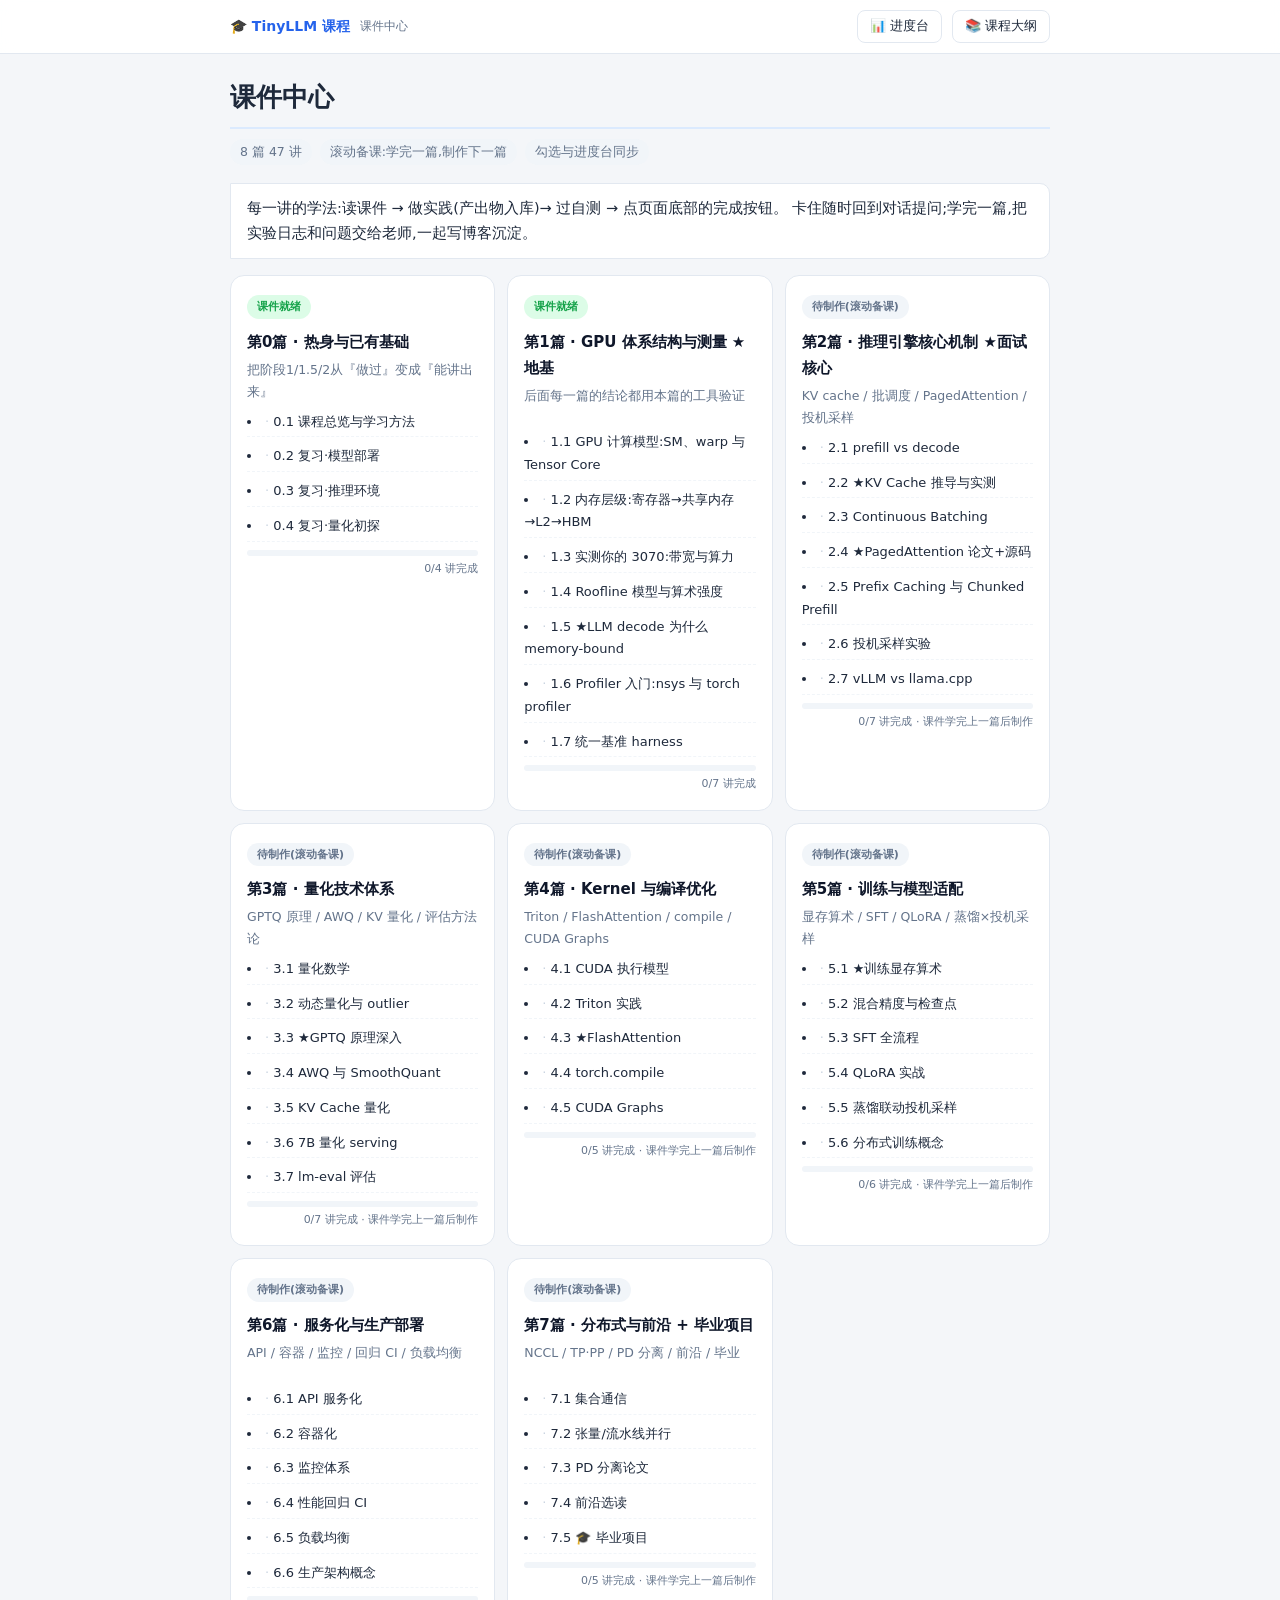
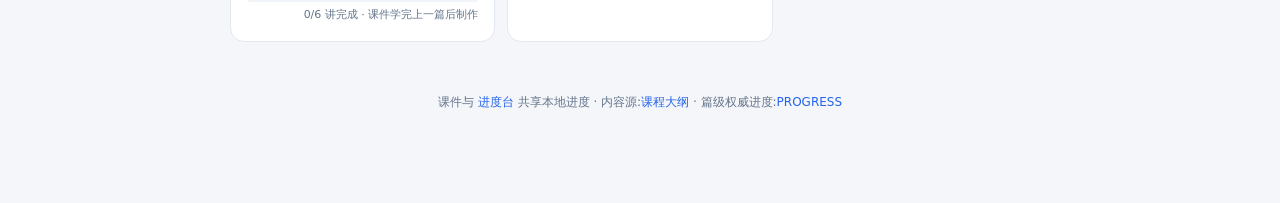
<file: docs/course/index.html>
<!DOCTYPE html>
<html lang="zh-CN">
<head>
<meta charset="UTF-8">
<meta name="viewport" content="width=device-width, initial-scale=1.0">
<title>TinyLLM · AI Infra 课程课件</title>
<link rel="stylesheet" href="style.css">
</head>
<body>
<nav><div class="navin">
  <a class="brand" href="index.html">🎓 TinyLLM 课程</a>
  <span class="crumb">课件中心</span>
  <div class="grow"></div>
  <a class="pg" href="../dashboard.html">📊 进度台</a>
  <a class="pg" href="../plans/课程大纲.md" onclick="alert('Markdown 请用编辑器/预览器打开');return false">📚 课程大纲</a>
</div></nav>
<div class="wrap">
  <article>
    <h1>课件中心</h1>
    <div class="metabox"><span>8 篇 47 讲</span><span>滚动备课:学完一篇,制作下一篇</span><span>勾选与进度台同步</span></div>
    <p class="lead" style="background:#fff;border:1px solid var(--line)">
      每一讲的学法:读课件 → 做实践(产出物入库)→ 过自测 → 点页面底部的完成按钮。
      卡住随时回到对话提问;学完一篇,把实验日志和问题交给老师,一起写博客沉淀。
    </p>
    <div class="grid" id="grid"></div>
    <footer>
      课件与 <a href="../dashboard.html">进度台</a> 共享本地进度 ·
      内容源:<a href="../plans/课程大纲.md">课程大纲</a> ·
      篇级权威进度:<a href="../progress/PROGRESS.md">PROGRESS</a>
    </footer>
  </article>
</div>
<script src="course.js"></script>
<script>
/* 课程结构(与课程大纲同源);page=null 表示课件待制作(滚动备课) */
const PARTS=[
 {num:0,title:"第0篇 · 热身与已有基础",goal:"把阶段1/1.5/2从『做过』变成『能讲出来』",page:"p0.html",lessons:[
   {id:"0.1",t:"课程总览与学习方法",href:"p0.html"},
   {id:"0.2",t:"复习·模型部署",href:"p0.html"},
   {id:"0.3",t:"复习·推理环境",href:"p0.html"},
   {id:"0.4",t:"复习·量化初探",href:"p0.html"}]},
 {num:1,title:"第1篇 · GPU 体系结构与测量 ★地基",goal:"后面每一篇的结论都用本篇的工具验证",page:"p1-1.html",lessons:[
   {id:"1.1",t:"GPU 计算模型:SM、warp 与 Tensor Core",href:"p1-1.html"},
   {id:"1.2",t:"内存层级:寄存器→共享内存→L2→HBM",href:"p1-2.html"},
   {id:"1.3",t:"实测你的 3070:带宽与算力",href:"p1-3.html"},
   {id:"1.4",t:"Roofline 模型与算术强度",href:"p1-4.html"},
   {id:"1.5",t:"★LLM decode 为什么 memory-bound",href:"p1-5.html"},
   {id:"1.6",t:"Profiler 入门:nsys 与 torch profiler",href:"p1-6.html"},
   {id:"1.7",t:"统一基准 harness",href:"p1-7.html"}]},
 {num:2,title:"第2篇 · 推理引擎核心机制 ★面试核心",goal:"KV cache / 批调度 / PagedAttention / 投机采样",page:null,lessons:[
   {id:"2.1",t:"prefill vs decode"},{id:"2.2",t:"★KV Cache 推导与实测"},{id:"2.3",t:"Continuous Batching"},
   {id:"2.4",t:"★PagedAttention 论文+源码"},{id:"2.5",t:"Prefix Caching 与 Chunked Prefill"},
   {id:"2.6",t:"投机采样实验"},{id:"2.7",t:"vLLM vs llama.cpp"}]},
 {num:3,title:"第3篇 · 量化技术体系",goal:"GPTQ 原理 / AWQ / KV 量化 / 评估方法论",page:null,lessons:[
   {id:"3.1",t:"量化数学"},{id:"3.2",t:"动态量化与 outlier"},{id:"3.3",t:"★GPTQ 原理深入"},
   {id:"3.4",t:"AWQ 与 SmoothQuant"},{id:"3.5",t:"KV Cache 量化"},{id:"3.6",t:"7B 量化 serving"},{id:"3.7",t:"lm-eval 评估"}]},
 {num:4,title:"第4篇 · Kernel 与编译优化",goal:"Triton / FlashAttention / compile / CUDA Graphs",page:null,lessons:[
   {id:"4.1",t:"CUDA 执行模型"},{id:"4.2",t:"Triton 实践"},{id:"4.3",t:"★FlashAttention"},
   {id:"4.4",t:"torch.compile"},{id:"4.5",t:"CUDA Graphs"}]},
 {num:5,title:"第5篇 · 训练与模型适配",goal:"显存算术 / SFT / QLoRA / 蒸馏×投机采样",page:null,lessons:[
   {id:"5.1",t:"★训练显存算术"},{id:"5.2",t:"混合精度与检查点"},{id:"5.3",t:"SFT 全流程"},
   {id:"5.4",t:"QLoRA 实战"},{id:"5.5",t:"蒸馏联动投机采样"},{id:"5.6",t:"分布式训练概念"}]},
 {num:6,title:"第6篇 · 服务化与生产部署",goal:"API / 容器 / 监控 / 回归 CI / 负载均衡",page:null,lessons:[
   {id:"6.1",t:"API 服务化"},{id:"6.2",t:"容器化"},{id:"6.3",t:"监控体系"},
   {id:"6.4",t:"性能回归 CI"},{id:"6.5",t:"负载均衡"},{id:"6.6",t:"生产架构概念"}]},
 {num:7,title:"第7篇 · 分布式与前沿 + 毕业项目",goal:"NCCL / TP·PP / PD 分离 / 前沿 / 毕业",page:null,lessons:[
   {id:"7.1",t:"集合通信"},{id:"7.2",t:"张量/流水线并行"},{id:"7.3",t:"PD 分离论文"},
   {id:"7.4",t:"前沿选读"},{id:"7.5",t:"🎓 毕业项目"}]}];

const S=getS();
function done(l){const s=S[l.id]||{};return s.t&&s.p}
document.getElementById('grid').innerHTML=PARTS.map(p=>{
  const d=p.lessons.filter(done).length,n=p.lessons.length;
  const avail=!!p.page;
  const stTag=avail?'<span class="st ok">课件就绪</span>':'<span class="st todo">待制作(滚动备课)</span>';
  const lis=p.lessons.map(l=>{
    const s=S[l.id]||{};
    const mark=(s.t&&s.p)?'<span class="ok">✓</span>':((s.t||s.p)?'<span style="color:#2563eb">◐</span>':'<span class="no">·</span>');
    const title=avail&&l.href?`<a href="${l.href}">${l.id} ${l.t}</a>`:`${l.id} ${l.t}`;
    return `<li>${mark} ${title}</li>`}).join('');
  const card=avail?`<div class="pcard avail" onclick="location.href='${p.page}'">${stTag}
    <h3>${p.title}</h3><div class="goal">${p.goal}</div>${lis}
    <div class="bar"><i style="width:${d/n*100}%"></i></div>
    <div class="pbar-txt">${d}/${n} 讲完成</div></div>`
   :`<div class="pcard">${stTag}<h3>${p.title}</h3><div class="goal">${p.goal}</div>${lis}
    <div class="bar"><i style="width:${d/n*100}%"></i></div>
    <div class="pbar-txt">${d}/${n} 讲完成 · 课件学完上一篇后制作</div></div>`;
  return card}).join('');
</script>
</body>
</html>
</file>
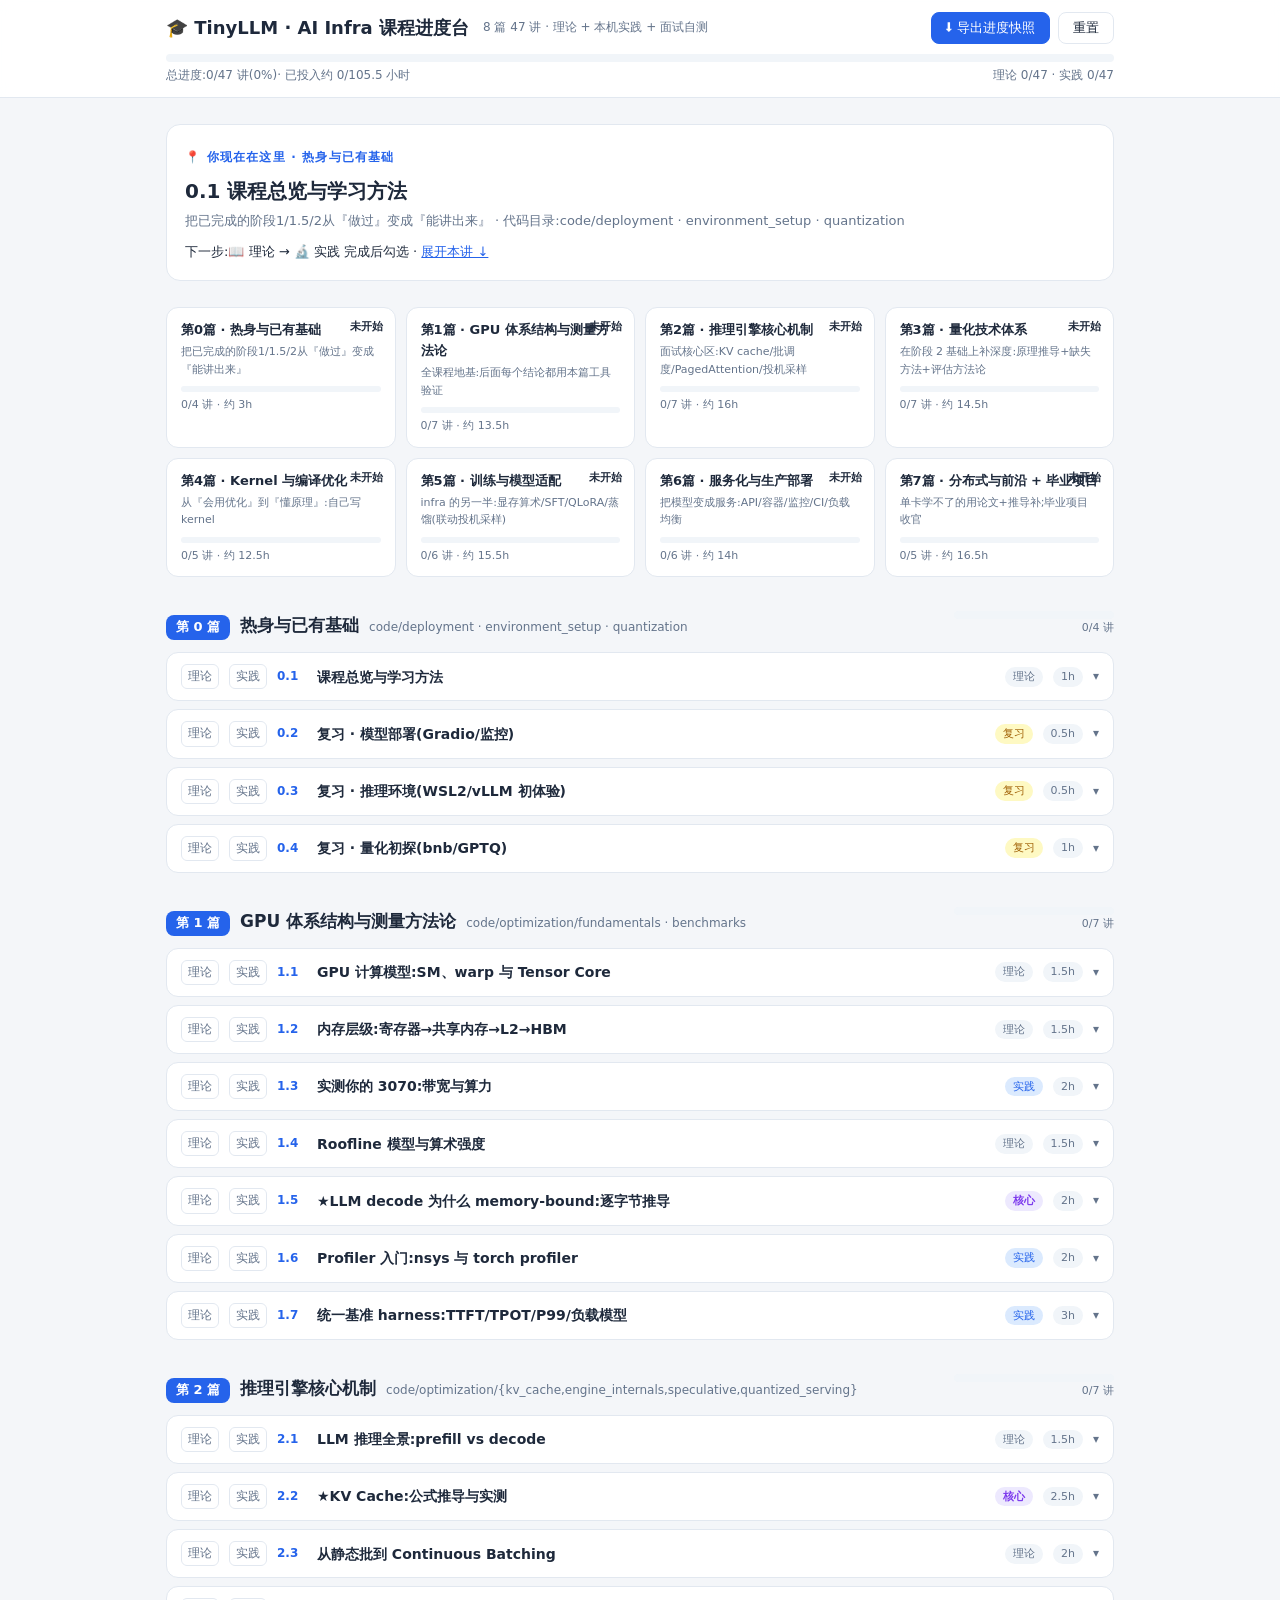
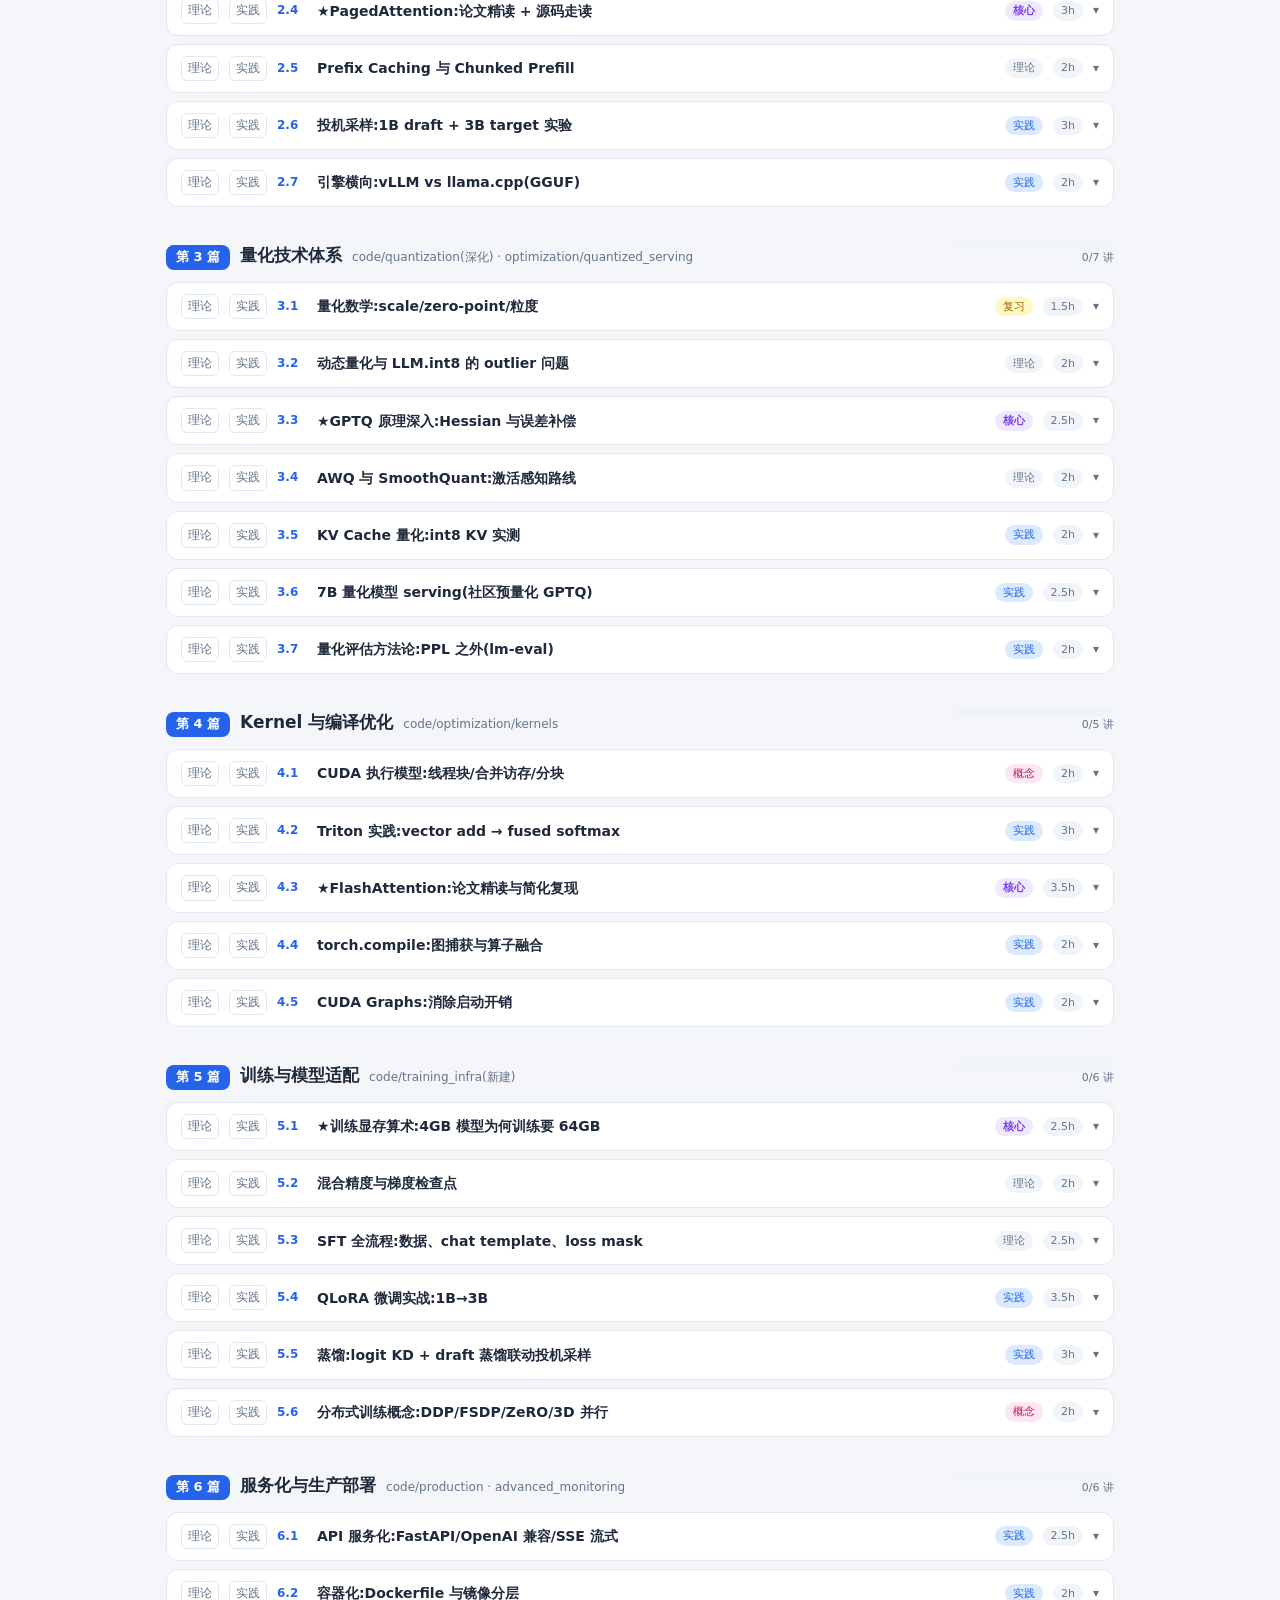
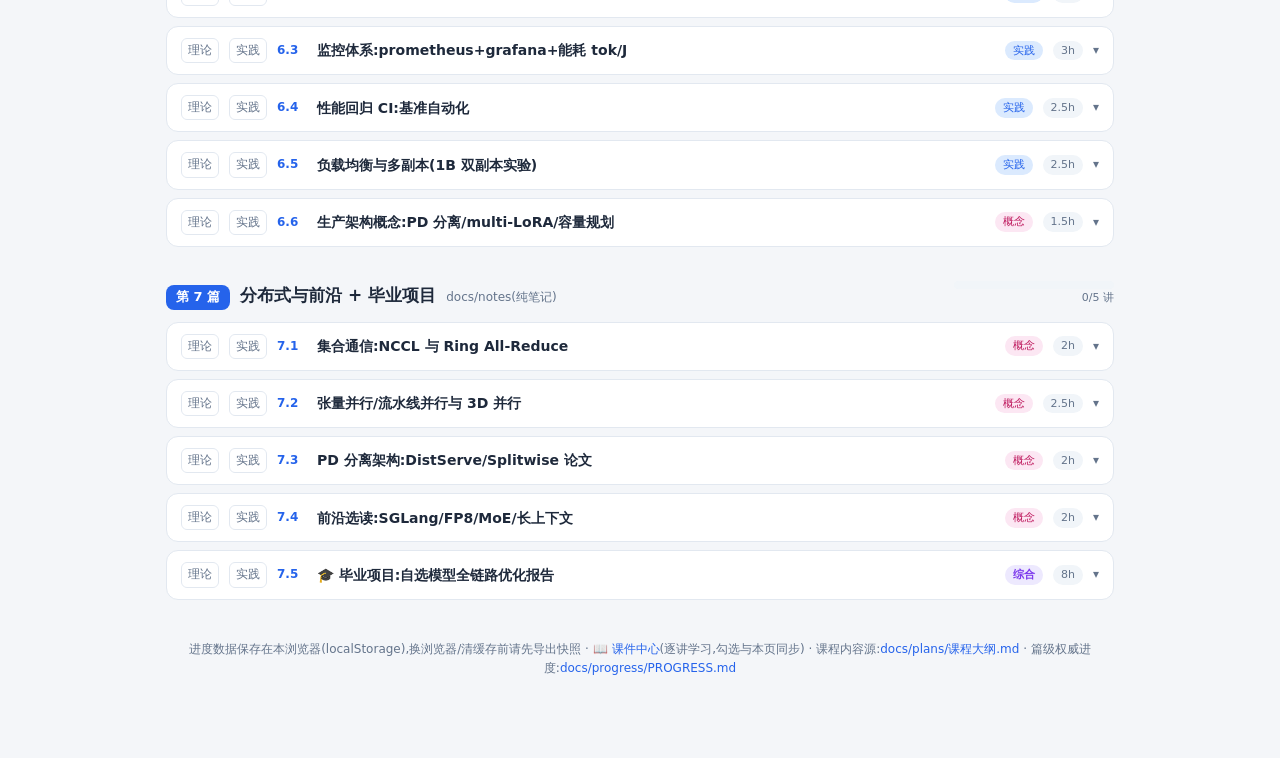
<file: docs/dashboard.html>
<!DOCTYPE html>
<html lang="zh-CN">
<head>
<meta charset="UTF-8">
<meta name="viewport" content="width=device-width, initial-scale=1.0">
<title>TinyLLM · AI Infra 课程进度台</title>
<style>
:root{
  --bg:#f4f6f9; --card:#ffffff; --ink:#1e293b; --sub:#64748b;
  --accent:#2563eb; --accent-soft:#dbeafe;
  --done:#16a34a; --done-soft:#dcfce7;
  --active:#f59e0b; --line:#e2e8f0; --chip:#f1f5f9;
  --core:#7c3aed; --core-soft:#ede9fe;
}
*{box-sizing:border-box;margin:0;padding:0}
body{font-family:system-ui,-apple-system,"Segoe UI","Microsoft YaHei",sans-serif;
  background:var(--bg);color:var(--ink);line-height:1.6;padding-bottom:80px}
.wrap{max-width:980px;margin:0 auto;padding:0 16px}
header{position:sticky;top:0;z-index:50;background:rgba(255,255,255,.92);
  backdrop-filter:blur(8px);border-bottom:1px solid var(--line);padding:12px 0}
.hd{display:flex;align-items:center;gap:14px;flex-wrap:wrap}
.hd h1{font-size:18px;font-weight:700}
.hd .sub{font-size:12px;color:var(--sub)}
.hd-right{margin-left:auto;display:flex;gap:8px}
.btn{border:1px solid var(--line);background:#fff;border-radius:8px;padding:6px 14px;
  font-size:13px;cursor:pointer;color:var(--ink)}
.btn:hover{border-color:var(--accent);color:var(--accent)}
.btn.primary{background:var(--accent);border-color:var(--accent);color:#fff}
.totalbar{margin-top:10px}
.bar{height:8px;background:var(--chip);border-radius:99px;overflow:hidden}
.bar>i{display:block;height:100%;background:linear-gradient(90deg,var(--accent),var(--done));
  border-radius:99px;transition:width .4s}
.totalbar .txt{font-size:12px;color:var(--sub);margin-top:4px;display:flex;justify-content:space-between}
section{margin-top:26px}
.card{background:var(--card);border:1px solid var(--line);border-radius:14px;padding:18px}
/* hero 当前位置 */
#hero .tag{font-size:12px;color:var(--accent);font-weight:600;letter-spacing:.1em}
#hero .now{font-size:20px;font-weight:700;margin:6px 0 4px}
#hero .desc{font-size:13px;color:var(--sub)}
#hero .acts{margin-top:10px;font-size:13px;color:var(--ink)}
/* 地图 */
.mapgrid{display:grid;grid-template-columns:repeat(auto-fill,minmax(215px,1fr));gap:10px}
.pcard{background:var(--card);border:1px solid var(--line);border-radius:12px;padding:12px 14px;
  cursor:pointer;transition:transform .15s,box-shadow .15s;position:relative}
.pcard:hover{transform:translateY(-2px);box-shadow:0 6px 16px rgba(30,41,59,.08)}
.pcard .pt{font-size:13px;font-weight:700}
.pcard .pg{font-size:11px;color:var(--sub);margin:2px 0 8px;min-height:28px}
.pcard .bar{height:6px}
.pcard .cnt{font-size:11px;color:var(--sub);margin-top:4px}
.pcard.st-done{border-color:var(--done)} .pcard.st-done .pt{color:var(--done)}
.pcard.st-act{border-color:var(--accent);box-shadow:0 0 0 2px var(--accent-soft)}
.pcard .st{position:absolute;top:10px;right:12px;font-size:11px;font-weight:700}
.st-done .st{color:var(--done)} .st-act .st{color:var(--accent)}
/* 篇 section */
.part-head{display:flex;align-items:baseline;gap:10px;flex-wrap:wrap;margin:34px 0 12px}
.part-head .pn{font-size:13px;font-weight:800;color:#fff;background:var(--accent);
  border-radius:8px;padding:2px 10px}
.part-head h2{font-size:17px;font-weight:800}
.part-head .pinfo{font-size:12px;color:var(--sub)}
.part-head .pbar{margin-left:auto;min-width:160px}
.part-head .pbar .cnt{font-size:11px;color:var(--sub);text-align:right}
/* lesson */
.lesson{background:var(--card);border:1px solid var(--line);border-radius:12px;
  margin-bottom:8px;overflow:hidden;transition:border-color .2s}
.lesson.l-done{border-color:var(--done)}
.lesson.l-part{border-color:var(--accent)}
.lrow{display:flex;align-items:center;gap:10px;padding:11px 14px;cursor:pointer;user-select:none}
.lrow:hover{background:#fafbfd}
.cbx{display:flex;align-items:center;gap:4px;font-size:12px;color:var(--sub);
  cursor:pointer;padding:2px 6px;border-radius:6px;border:1px solid var(--line);
  background:#fff;white-space:nowrap}
.cbx.on{color:var(--done);border-color:var(--done);background:var(--done-soft);font-weight:700}
.cbx input{display:none}
.lnum{font-size:12px;font-weight:800;color:var(--accent);min-width:30px}
.ltitle{font-size:14px;font-weight:600;flex:1}
.l-done .ltitle{color:var(--sub);text-decoration:line-through;text-decoration-color:#cbd5e1}
.badge{font-size:11px;padding:1px 8px;border-radius:99px;background:var(--chip);color:var(--sub);white-space:nowrap}
.badge.core{background:var(--core-soft);color:var(--core);font-weight:700}
.badge.lab{background:var(--accent-soft);color:var(--accent)}
.badge.review{background:#fef9c3;color:#a16207}
.badge.concept{background:#fce7f3;color:#be185d}
.chev{color:var(--sub);font-size:12px;transition:transform .2s}
.lesson.open .chev{transform:rotate(180deg)}
.detail{display:none;padding:4px 18px 16px;border-top:1px dashed var(--line)}
.lesson.open .detail{display:block}
.detail h4{font-size:12px;color:var(--accent);margin:12px 0 4px;font-weight:700;letter-spacing:.05em}
.detail ul,.detail ol{padding-left:20px;font-size:13px;color:var(--ink)}
.detail li{margin:3px 0}
.detail .art{font-size:13px;background:var(--chip);border-radius:8px;padding:8px 12px;margin-top:10px}
.detail .art b{font-size:12px;color:var(--sub);display:block}
footer{margin-top:40px;font-size:12px;color:var(--sub);text-align:center}
footer a{color:var(--accent);text-decoration:none}
/* modal */
#modal{display:none;position:fixed;inset:0;background:rgba(15,23,42,.45);z-index:100;
  align-items:center;justify-content:center;padding:20px}
#modal.show{display:flex}
.mbox{background:#fff;border-radius:14px;max-width:640px;width:100%;padding:20px;max-height:80vh;display:flex;flex-direction:column}
.mbox h3{font-size:15px;margin-bottom:10px}
.mbox textarea{flex:1;min-height:300px;font-family:Consolas,monospace;font-size:12px;
  border:1px solid var(--line);border-radius:8px;padding:10px;resize:vertical}
.mbox .mrow{display:flex;gap:8px;margin-top:10px;justify-content:flex-end}
@media(max-width:640px){.lrow{flex-wrap:wrap}.part-head .pbar{margin-left:0;width:100%}}
</style>
</head>
<body>
<header>
  <div class="wrap">
    <div class="hd">
      <h1>🎓 TinyLLM · AI Infra 课程进度台</h1>
      <span class="sub">8 篇 47 讲 · 理论 + 本机实践 + 面试自测</span>
      <div class="hd-right">
        <button class="btn primary" onclick="exportSnap()">⬇ 导出进度快照</button>
        <button class="btn" onclick="resetAll()">重置</button>
      </div>
    </div>
    <div class="totalbar">
      <div class="bar"><i id="tbar"></i></div>
      <div class="txt"><span id="ttxt">…</span><span id="tsub"></span></div>
    </div>
  </div>
</header>

<div class="wrap">
  <section id="hero" class="card"></section>
  <section id="mapwrap"><div class="mapgrid" id="map"></div></section>
  <main id="course"></main>
  <footer>
    进度数据保存在本浏览器(localStorage),换浏览器/清缓存前请先导出快照 ·
    📖 <a href="course/index.html">课件中心</a>(逐讲学习,勾选与本页同步) ·
    课程内容源:<a href="plans/课程大纲.md">docs/plans/课程大纲.md</a> ·
    篇级权威进度:<a href="progress/PROGRESS.md">docs/progress/PROGRESS.md</a>
  </footer>
</div>

<div id="modal"><div class="mbox">
  <h3>📋 进度快照(复制后粘贴到 docs/progress/PROGRESS.md 的更新日志)</h3>
  <textarea id="snap" readonly></textarea>
  <div class="mrow">
    <button class="btn" onclick="document.getElementById('modal').classList.remove('show')">关闭</button>
    <button class="btn primary" onclick="copySnap()">复制到剪贴板</button>
  </div>
</div></div>

<script>
/* ================= 课程数据(与 docs/plans/课程大纲.md 同源) ================= */
const P=[
{num:0,title:"热身与已有基础",goal:"把已完成的阶段1/1.5/2从『做过』变成『能讲出来』",dir:"code/deployment · environment_setup · quantization",lessons:[
 {id:"0.1",t:"课程总览与学习方法",h:1,k:"理论",
  th:["知识体系总图与 8 篇依赖关系","每一讲的四步仪式:理论→实践→自测→勾选","进度台用法与两层进度体系"],
  lab:"通读课程地图,建立全局认知",art:"无(心里有地图即可)",
  qz:["课程 8 篇分别讲什么?","为什么测量篇排在最前面?"]},
 {id:"0.2",t:"复习 · 模型部署(Gradio/监控)",h:0.5,k:"复习",
  th:["Gradio 应用结构与多轮对话上下文传递","GPU/性能监控模块","device_map=auto 的作用"],
  lab:"启动 start.bat 跑一轮对话",art:"无",
  qz:["多轮对话的上下文如何传给模型?","device_map=auto 做了什么?"]},
 {id:"0.3",t:"复习 · 推理环境(WSL2/vLLM 初体验)",h:0.5,k:"复习",
  th:["WSL2+conda 工具链","vLLM 22× 提升的直观感受(机制留到第 2 篇精确化)"],
  lab:"无",art:"无",
  qz:["vLLM 比 Transformers 快的核心机制是什么?(先凭直觉答)"]},
 {id:"0.4",t:"复习 · 量化初探(bnb/GPTQ)",h:1,k:"复习",
  th:["动态量化 vs 静态量化","GPTQ 4.72× 压缩与 PPL 损失 2.29% 的数据回顾"],
  lab:"无",art:"无",
  qz:["动态/静态量化的本质区别?","GPTQ 的压缩比与精度代价各是多少?"]}]},
{num:1,title:"GPU 体系结构与测量方法论",goal:"全课程地基:后面每个结论都用本篇工具验证",dir:"code/optimization/fundamentals · benchmarks",lessons:[
 {id:"1.1",t:"GPU 计算模型:SM、warp 与 Tensor Core",h:1.5,k:"理论",
  th:["SM(3070=46个)/warp(32线程)/grid-block-thread 层级","SIMT 执行与 warp 分歧","Tensor Core 与 FP16 矩阵累加;occupancy 概念"],
  lab:"torch 查询设备属性,笔记画线程层级图",art:"fundamentals/docs/gpu-体系结构笔记.md",
  qz:["为什么 GPU 适合矩阵运算?","warp 分歧为什么会拖慢性能?"]},
 {id:"1.2",t:"内存层级:寄存器→共享内存→L2→HBM",h:1.5,k:"理论",
  th:["各级容量/带宽/延迟量级(3070 HBM=448GB/s)","容量与带宽的三角关系","访存局部性与合并访存(coalescing)"],
  lab:"整理 3070 各级内存参数表(并入 1.1 笔记)",art:"同 1.1",
  qz:["各级内存延迟的数量级?","为什么 kernel 优化第一课是合并访存?"]},
 {id:"1.3",t:"实测你的 3070:带宽与算力",h:2,k:"实践",
  th:["有效带宽 vs 标称带宽","matmul 算力测试方法"],
  lab:"大张量拷贝测带宽(目标≥350GB/s)+ fp16 matmul 测 TFLOPS,解释与标称差距",art:"fundamentals/bench_bandwidth.py + 日志",
  qz:["为什么有效带宽只有标称的 70-80%?","你的 roofline 两个顶点各是多少?"]},
 {id:"1.4",t:"Roofline 模型与算术强度",h:1.5,k:"理论",
  th:["AI = FLOPs/Bytes;屋顶 = min(峰值算力, 带宽×AI)","3070 平衡点约 45-90 FLOP/Byte(用 1.3 实测值)","memory/compute bound 判定"],
  lab:"手绘 roofline 图并标注典型 kernel 位置",art:"fundamentals/docs/roofline-推导.md",
  qz:["给定 kernel 的 FLOPs 和字节数,如何判断 bound?","batch 增大对 AI 的影响?"]},
 {id:"1.5",t:"★LLM decode 为什么 memory-bound:逐字节推导",h:2,k:"核心",
  th:["decode 每 token 读全部权重:1B fp16≈2.5GB → 上限 448/2.5≈180 tok/s","GPTQ 后读量≈1.03GB(词表未量化)→ 上限≈435 tok/s","与阶段 2 实测差距的逐项解释(kernel 效率/非权重读/调度)","batch 增大:权重读摊薄 → AI 上升 → 吞吐先升后饱和"],
  lab:"把推导写成笔记,对照阶段 2 bench 数据逐项解释差距",art:"fundamentals/docs/decode-memory-bound-推导.md",
  qz:["★7B fp16 在 A100(2TB/s)上 decode 理论 tok/s?","为什么小模型量化常不提速、大模型却明显提速?"]},
 {id:"1.6",t:"Profiler 入门:nsys 与 torch profiler",h:2,k:"实践",
  th:["nsys 时间线:CPU/GPU/kernel/拷贝","torch profiler + kineto","WSL2 下 ncu 不可用(用时间线级替代)"],
  lab:"profile Transformers 生成 100 token,找出时间大头 kernel",art:"fundamentals/logs/nsys-初体验.md",
  qz:["时间线上的『空隙』意味着什么?","如何从 profile 判断优化访存还是计算?"]},
 {id:"1.7",t:"统一基准 harness:TTFT/TPOT/P99/负载模型",h:3,k:"实践",
  th:["TTFT(prefill)/TPOT(decode) 指标定义;P50/P99","open vs closed loop;长度分布与到达过程","重复次数与方差报告"],
  lab:"实现 benchmarks/bench.py,复现阶段1.5 的 349.6 tok/s 基线(±10%)",art:"code/optimization/benchmarks/bench.py + 使用说明",
  qz:["TTFT 和 TPOT 分别反映哪个阶段?","为什么基准必须报 P99 和方差?"]}]},
{num:2,title:"推理引擎核心机制",goal:"面试核心区:KV cache/批调度/PagedAttention/投机采样",dir:"code/optimization/{kv_cache,engine_internals,speculative,quantized_serving}",lessons:[
 {id:"2.1",t:"LLM 推理全景:prefill vs decode",h:1.5,k:"理论",
  th:["prefill 一次算完→compute-bound;decode 逐 token→memory-bound","TTFT/TPOT 的归属;两阶段对硬件诉求的矛盾(为 7.3 埋伏笔)"],
  lab:"用 harness 测 prefill/decode 时间随输入长度的变化曲线",art:"kv_cache/logs/prefill-decode-曲线.md",
  qz:["为什么 prefill 是 compute-bound?","这个矛盾引出了什么架构?"]},
 {id:"2.2",t:"★KV Cache:公式推导与实测",h:2.5,k:"核心",
  th:["为什么自回归要缓存 K/V","公式:2×layers×kv_heads×head_dim×bytes×seq","本机模型代入:16层/8KV头/64维/fp16 → 32KB/token","GQA 把 128KB 降到 32KB;8GB 显存容量推算"],
  lab:"不同 seq_len/batch 实测显存增量 vs 公式(误差<5%);推导最大并发×上下文",art:"kv_cache/kv_cache_math.py + 验证日志",
  qz:["★手算:7B(32层/8KV头/128维)fp16,4k 上下文单条 KV 多大?","MQA/GQA/MLA 各是什么?"]},
 {id:"2.3",t:"从静态批到 Continuous Batching",h:2,k:"理论",
  th:["static batching 的尾部等待浪费","iteration 级调度;vLLM scheduler 核心循环;max_num_seqs"],
  lab:"max_num_seqs=1/2/4/8/16 吞吐曲线",art:"engine_internals/logs/cb-吞吐曲线.md",
  qz:["CB 为什么提升 GPU 利用率?","与 CPU 批处理调度的异同?"]},
 {id:"2.4",t:"★PagedAttention:论文精读 + 源码走读",h:3,k:"核心",
  th:["OS 虚拟内存借鉴:逻辑块/物理块/block table","消除内部碎片与预预留浪费;代价=块表间接寻址","vLLM 源码:scheduler.py + block manager"],
  lab:"源码走读笔记 + 一次 generate 的调用链图;开 block 用量日志观测",art:"engine_internals/docs/vllm-源码走读.md",
  qz:["PagedAttention 借鉴了 OS 什么机制?解决了什么浪费?","block_size 的取舍?"]},
 {id:"2.5",t:"Prefix Caching 与 Chunked Prefill",h:2,k:"理论",
  th:["前缀复用(多轮对话/system prompt);block 命中逻辑","chunked prefill:切长 prefill 避免 TTFT 阻塞 TPOT"],
  lab:"共享 1k system prompt 的请求,开/关 prefix caching 的 TTFT 对比",art:"kv_cache/logs/prefix-caching-对比.md",
  qz:["prefix caching 的命中条件?","chunked prefill 缓解什么问题?"]},
 {id:"2.6",t:"投机采样:1B draft + 3B target 实验",h:3,k:"实践",
  th:["draft 逐 token 预测 + target 并行验证;acceptance rate","理论加速上界;输出分布与收益关系"],
  lab:"vLLM speculative decoding(1B draft+3B GPTQ target);测 acceptance 与加速比;找盈亏平衡点",art:"speculative/logs/投机采样-实验.md",
  qz:["投机采样为什么不改变输出分布?","★acceptance 多少才划算(期望推导)?"]},
 {id:"2.7",t:"引擎横向:vLLM vs llama.cpp(GGUF)",h:2,k:"实践",
  th:["llama.cpp/GGUF 生态定位(边缘 vs 数据中心)","Q4_K_M 混合位宽 vs GPTQ;GGUF 用社区预量化(自行转换 7B 超内存)"],
  lab:"同规模模型 vLLM vs llama.cpp 基准对比",art:"quantized_serving/logs/引擎对比.md",
  qz:["为什么边缘侧偏好 llama.cpp?","Q4_K_M 的混合位宽是什么思路?"]}]},
{num:3,title:"量化技术体系",goal:"在阶段 2 基础上补深度:原理推导+缺失方法+评估方法论",dir:"code/quantization(深化) · optimization/quantized_serving",lessons:[
 {id:"3.1",t:"量化数学:scale/zero-point/粒度",h:1.5,k:"复习",
  th:["线性量化 q=round(x/s)+z;对称/非对称","per-tensor/channel/group 粒度的误差-存储权衡","INT4 的 16 电平问题"],
  lab:"无(重读量化基础概念并整理公式卡片)",art:"笔记并入量化基础概念.md",
  qz:["group_size 128→32,存储与误差怎么变?","为什么权重量化常用对称?"]},
 {id:"3.2",t:"动态量化与 LLM.int8 的 outlier 问题",h:2,k:"理论",
  th:["outlier channels 现象与成因","LLM.int8 混合精度分解(离群列 fp16+其余 int8)","NF4 信息论最优 4-bit"],
  lab:"复看阶段 2 bnb 实验,用论文视角重写结论",art:"code/quantization/docs/深化-动态量化.md",
  qz:["outlier channels 的成因与危害?","LLM.int8 的代价是什么?"]},
 {id:"3.3",t:"★GPTQ 原理深入:Hessian 与误差补偿",h:2.5,k:"核心",
  th:["OBQ→GPTQ;Hessian 矩阵近似与逐列量化","量化误差传播补偿(修后面的列)","校准数据的作用与敏感性"],
  lab:"对已产出 GPTQ 模型做逐层权重误差分析(MSE per layer)",art:"code/quantization/docs/深化-GPTQ原理.md",
  qz:["GPTQ 为什么能『边量化边补偿』?","校准集分布不匹配会怎样?"]},
 {id:"3.4",t:"AWQ 与 SmoothQuant:激活感知路线",h:2,k:"理论",
  th:["AWQ:按激活尺度保护重要权重的等效缩放","SmoothQuant:激活难度迁移到权重","GPTQ/AWQ/SmoothQuant 三线对比"],
  lab:"读两篇论文,写三线对比表",art:"code/quantization/docs/AWQ-SmoothQuant-笔记.md",
  qz:["AWQ 不训练凭什么精度好?","SmoothQuant 解决 W4A8 的什么矛盾?"]},
 {id:"3.5",t:"KV Cache 量化:int8 KV 实测",h:2,k:"实践",
  th:["KV int8 机制;与权重量化的敏感度差异","fp8 需新卡(Ada+),3070 只能 int8"],
  lab:"vLLM --kv-cache-dtype int8:吞吐/显存/PPL 三维对比(harness)",art:"kv_cache/logs/kv-int8-对比.md",
  qz:["KV 量化对长上下文收益为什么更大?","int8 KV 的精度风险点?"]},
 {id:"3.6",t:"7B 量化模型 serving(社区预量化 GPTQ)",h:2.5,k:"实践",
  th:["显存预算表:权重4GB+KV+激活+预留 vs 8GB","max_model_len/max_num_seqs 容量取舍","对照 1.5 验证『7B 量化提速比 1B 明显』"],
  lab:"社区预量化 Qwen2.5-7B-GPTQ 部署 + 基准(附录A) ",art:"quantized_serving/logs/7b-serving-基准.md",
  qz:["8GB 跑 7B 的三个关键配置?","7B vs 1B 量化收益差异及原因?"]},
 {id:"3.7",t:"量化评估方法论:PPL 之外(lm-eval)",h:2,k:"实践",
  th:["PPL 局限:语言建模≠任务能力","下游任务评测(lm-eval/MMLU 子集)","能力退化模式:知识/推理/格式敏感度"],
  lab:"lm-eval 对比 FP16/GPTQ/NF4",art:"code/quantization/logs/lm-eval-对比.md",
  qz:["为什么 PPL 几乎不变但任务能力可能掉?","量化评估至少应含哪几维?"]}]},
{num:4,title:"Kernel 与编译优化",goal:"从『会用优化』到『懂原理』:自己写 kernel",dir:"code/optimization/kernels",lessons:[
 {id:"4.1",t:"CUDA 执行模型:线程块/合并访存/分块",h:2,k:"概念",
  th:["grid/block/thread 与硬件映射;合并访存","共享内存分块 matmul(每 block 算一个 tile)","bank conflict 概念"],
  lab:"手绘分块 matmul 数据流图(不写 CUDA 代码)",art:"kernels/docs/cuda-执行模型笔记.md",
  qz:["★分块 matmul 为什么快(访存量分析)?","共享内存和 L1 的关系?"]},
 {id:"4.2",t:"Triton 实践:vector add → fused softmax",h:3,k:"实践",
  th:["block 编程模型(program 实例);与 CUDA 的对应","为什么 ML 工程师学 Triton(torch.compile 后端就是它)","autotune"],
  lab:"vector add → fused softmax;对比 torch 原生性能",art:"kernels/triton_basics.py + 基准日志",
  qz:["Triton 的 program/block 与 CUDA 什么对应?","fused softmax 省在哪里?"]},
 {id:"4.3",t:"★FlashAttention:论文精读与简化复现",h:3.5,k:"核心",
  th:["naive attention 的 HBM 流量 O(N²)","online softmax:增量 max/sum,数值稳定","tiling 后访存降阶;显存 O(N)","为什么 decode 阶段收益小"],
  lab:"Triton 简化复现 tiled attention,对比 naive 显存与速度",art:"kernels/flash_attention_toy.py + docs/FA-精读笔记.md",
  qz:["★FA 又快又省显存各自的原因?","online softmax 怎么保证数值稳定?","为什么 FA 对 prefill 收益大、decode 小?"]},
 {id:"4.4",t:"torch.compile:图捕获与算子融合",h:2,k:"实践",
  th:["Dynamo 图捕获;Inductor 融合+Triton 生成","reduce-overhead 模式与 CUDA Graph 的关系","dynamic shape 痛点"],
  lab:"1B 推理开/关 compile 延迟对比;观察生成 kernel",art:"kernels/logs/torch-compile-对比.md",
  qz:["compile 的加速来自哪两类手段?","dynamic shape 为什么是痛点?"]},
 {id:"4.5",t:"CUDA Graphs:消除启动开销",h:2,k:"实践",
  th:["kernel 启动开销(~几μs/个);图捕获+单次提交","静态形状约束;vLLM 默认用 CUDA Graph"],
  lab:"torch.cuda.graphs 捕获 decode 步,测小 batch 延迟收益",art:"kernels/logs/cuda-graphs-对比.md",
  qz:["什么时候 CUDA Graph 收益最大?","捕获失败常见原因?"]}]},
{num:5,title:"训练与模型适配",goal:"infra 的另一半:显存算术/SFT/QLoRA/蒸馏(联动投机采样)",dir:"code/training_infra(新建)",lessons:[
 {id:"5.1",t:"★训练显存算术:4GB 模型为何训练要 64GB",h:2.5,k:"核心",
  th:["混合精度 16 bytes/param:权重2B+梯度2B+fp32 master 4B+Adam m/v 8B","1B→16GB、7B→112GB 推导;激活与序列长度","推论:8GB 卡连 1B 全参都放不下→必须 LoRA/QLoRA"],
  lab:"实测 1B 训练一步显存 vs 推导对照",art:"training_infra/docs/训练显存算术.md",
  qz:["★手算:7B Adam 混合精度最少多少显存?","为什么 ZeRO 能省?"]},
 {id:"5.2",t:"混合精度与梯度检查点",h:2,k:"理论",
  th:["bf16 vs fp16(范围/精度取舍);loss scaling","梯度检查点:重计算换激活显存 O(N)→O(√N)"],
  lab:"开/关 grad ckpt 的显存与速度对比",art:"training_infra/logs/amp-ckpt-对比.md",
  qz:["bf16 为什么不需要 loss scaling?","重计算的开销有多大?"]},
 {id:"5.3",t:"SFT 全流程:数据、chat template、loss mask",h:2.5,k:"理论",
  th:["指令微调目标;alpaca/sharegpt 数据格式","chat template 与特殊 token;只对 assistant 段回传 loss","数据质量>数量"],
  lab:"构造 200 条小数据集(开源子集或本地模型生成)",art:"training_infra/data/ + docs/SFT-流程笔记.md",
  qz:["SFT 的 loss 与预训练有何不同?","为什么必须 mask 掉 prompt 段?"]},
 {id:"5.4",t:"QLoRA 微调实战:1B→3B",h:3.5,k:"实践",
  th:["LoRA:ΔW=BA 低秩分解;r/alpha 意义;只训 <1% 参数","QLoRA:NF4 冻结底座+分页优化器(阶段3.2 回收)","显存账:3B QLoRA≈2GB底座+小优化器+激活"],
  lab:"peft 对 1B→3B SFT(5.3 数据);loss 曲线+效果对比",art:"training_infra/qlora_sft.py + 训练日志 + 效果样例",
  qz:["LoRA 为什么有效(低秩假设)?","r 越大越好吗?","QLoRA 里量化的对象是谁?"]},
 {id:"5.5",t:"蒸馏:logit KD + draft 蒸馏联动投机采样",h:3,k:"实践",
  th:["软标签与温度 T;KL 蒸馏损失;hard/soft 对比","★面向 target 蒸馏 draft → 提升 acceptance(课程特色联动)"],
  lab:"3B→0.5B 蒸馏;蒸馏 draft 接回 2.6,对比 acceptance 与加速比",art:"training_infra/distill.py + speculative/logs/蒸馏draft对比.md",
  qz:["温度 T 调高/调低的含义?","蒸馏与 SFT 的 loss 差异?","蒸馏在推理 infra 中扮演什么角色?"]},
 {id:"5.6",t:"分布式训练概念:DDP/FSDP/ZeRO/3D 并行",h:2,k:"概念",
  th:["DP→DDP(梯度 all-reduce);ZeRO 1/2/3 分别切什么","TP(每层切权重,通信频繁)/PP(micro-batch,bubble 公式)","3D 并行组合;Megatron 的位置"],
  lab:"读 FSDP/DeepSpeed 文档,整理『单卡学不了但必须懂』对照表",art:"training_infra/docs/分布式训练概念.md",
  qz:["ZeRO-3 切什么,代价是什么?","★bubble 公式与缓解手段?"]}]},
{num:6,title:"服务化与生产部署",goal:"把模型变成服务:API/容器/监控/CI/负载均衡",dir:"code/production · advanced_monitoring",lessons:[
 {id:"6.1",t:"API 服务化:FastAPI/OpenAI 兼容/SSE 流式",h:2.5,k:"实践",
  th:["OpenAI 兼容协议(/v1/chat/completions);SSE 流式;并发模型"],
  lab:"FastAPI 封装 3B GPTQ(流式);并发 1/4/16 压测",art:"production/api_server.py + 压测日志",
  qz:["SSE 与 WebSocket 的取舍?","流式为什么降低体感延迟?"]},
 {id:"6.2",t:"容器化:Dockerfile 与镜像分层",h:2,k:"实践",
  th:["镜像分层与缓存;模型挂载 vs 打包;WSL2 的 Docker"],
  lab:"Dockerfile 固化 6.1 服务;镜像体积优化",art:"production/Dockerfile + 部署说明",
  qz:["镜像 vs 容器?","为什么模型文件用挂载不打包?"]},
 {id:"6.3",t:"监控体系:prometheus+grafana+能耗 tok/J",h:3,k:"实践",
  th:["指标分层:请求级 TTFT/TPOT、系统级 GPU、能效 tok/J","exporter→prometheus→grafana 管道;告警规则"],
  lab:"6.1 服务加指标导出;管道跑通(建议 Windows 侧省 WSL 内存);功耗采样算 tok/J",art:"advanced_monitoring/ 管道配置 + 截图",
  qz:["四类黄金指标?","tok/J 怎么测、为什么重要?"]},
 {id:"6.4",t:"性能回归 CI:基准自动化",h:2.5,k:"实践",
  th:["性能回归原理;GitHub Actions 无 GPU runner → 本地定时方案"],
  lab:"定时自动跑 harness,结果入库 git,阈值对比脚本",art:"advanced_monitoring/perf_ci.sh + 基准历史",
  qz:["为什么优化必须配回归 CI?","本地 CI 与云端 CI 的取舍?"]},
 {id:"6.5",t:"负载均衡与多副本(1B 双副本实验)",h:2.5,k:"实践",
  th:["轮询/最少连接;会话亲和;健康检查;容量=f(显存/模型)"],
  lab:"nginx + 2×1B GPTQ 副本(每副本~1GB);单/双副本压测对比",art:"production/nginx.conf + 对比日志",
  qz:["何时需要多副本?","单机多副本 vs 多机的本质差异?"]},
 {id:"6.6",t:"生产架构概念:PD 分离/multi-LoRA/容量规划",h:1.5,k:"概念",
  th:["PD 分离(为何/怎么分);multi-LoRA serving(S-LoRA 思想)","容量规划(goodput、SLO 达标率);弹性伸缩"],
  lab:"无(概念笔记)",art:"笔记并入 production/docs/",
  qz:["PD 分离的收益来源?","多 LoRA serving 省在哪?"]}]},
{num:7,title:"分布式与前沿 + 毕业项目",goal:"单卡学不了的用论文+推导补;毕业项目收官",dir:"docs/notes(纯笔记)",lessons:[
 {id:"7.1",t:"集合通信:NCCL 与 Ring All-Reduce",h:2,k:"概念",
  th:["NCCL 的角色;ring all-reduce 算法","★通信量推导 2(n-1)/n×S;α-β 模型;通信计算重叠"],
  lab:"推导笔记 + 手算例题",art:"docs/notes/集合通信.md",
  qz:["★8 卡 ring all-reduce 每 GPU 通信量?","为什么 ring 优于树(带宽利用)?"]},
 {id:"7.2",t:"张量并行/流水线并行与 3D 并行",h:2.5,k:"概念",
  th:["TP:Megatron 式切权重,每层 all-reduce(要 NVLink)","PP:micro-batch 与 1F1B;bubble=(p-1)/(m+p-1)","DP+TP+PP 的 3D 组合;通信/显存/容忍度对比表"],
  lab:"整理 3D 并行分配原则对照表",art:"docs/notes/并行策略.md",
  qz:["TP 为什么必须在快互连内?","3D 并行各维切给谁(角色)?"]},
 {id:"7.3",t:"PD 分离架构:DistServe/Splitwise 论文",h:2,k:"概念",
  th:["干扰量化;解耦后的调度与 KV 传输;与 2.1/2.5 呼应"],
  lab:"论文精读笔记",art:"docs/notes/PD分离.md",
  qz:["PD 分离解决的两个问题?","KV 传输成为新瓶颈怎么办?"]},
 {id:"7.4",t:"前沿选读:SGLang/FP8/MoE/长上下文",h:2,k:"概念",
  th:["SGLang/RadixAttention(前缀树缓存);FP8 生态","MoE serving 专家路由挑战;Ring Attention/上下文并行"],
  lab:"选读 2 篇写笔记",art:"docs/notes/前沿选读.md",
  qz:["RadixAttention 与 2.5 prefix caching 的关系?","MoE 对显存/带宽的新矛盾?"]},
 {id:"7.5",t:"🎓 毕业项目:自选模型全链路优化报告",h:8,k:"综合",
  th:["选题 A:3B 全链路优化(量化→KV int8→CUDA Graph→QoS→tok/J)","选题 B:蒸馏 draft 投机采样流水线(蒸馏→acceptance→收益→成本)","选题 C:自选(与老师确认)"],
  lab:"技术博客 docs/05-毕业项目篇.md + 完整代码 + 15 分钟模拟面试答辩",art:"博客+代码+汇报提纲",
  qz:["验收:每个结论有数据;能答『为什么有效/代价是什么』"]}]}];

/* ================= 状态 ================= */
const KEY='tinyllm-course-v1';
let S={};try{S=JSON.parse(localStorage.getItem(KEY)||'{}')}catch(e){S={}}
function save(){localStorage.setItem(KEY,JSON.stringify(S))}
function st(id){return S[id]||{t:false,p:false}}
function setP(id,f,v){S[id]=Object.assign({t:false,p:false},S[id]);S[id][f]=v;save();render()}
function done(l){const s=st(l.id);return s.t&&s.p}
function esc(s){return String(s).replace(/&/g,'&amp;').replace(/</g,'&lt;').replace(/>/g,'&gt;')}

const BADGE={理论:'',实践:'lab',复习:'review',核心:'core',概念:'concept',综合:'core'};

function render(){
  const total=P.reduce((a,p)=>a+p.lessons.length,0);
  const doneN=P.reduce((a,p)=>a+p.lessons.filter(done).length,0);
  const tN=P.reduce((a,p)=>a+p.lessons.filter(l=>st(l.id).t).length,0);
  const pN=P.reduce((a,p)=>a+p.lessons.filter(l=>st(l.id).p).length,0);
  const hrs=P.reduce((a,p)=>a+p.lessons.reduce((b,l)=>b+l.h,0),0);
  const dhrs=P.reduce((a,p)=>a+p.lessons.filter(done).reduce((b,l)=>b+l.h,0),0);
  document.getElementById('tbar').style.width=(doneN/total*100)+'%';
  document.getElementById('ttxt').textContent=`总进度:${doneN}/${total} 讲(${Math.round(doneN/total*100)}%)· 已投入约 ${dhrs}/${hrs} 小时`;
  document.getElementById('tsub').textContent=`理论 ${tN}/${total} · 实践 ${pN}/${total}`;

  /* hero: 第一个未完成讲 */
  let cur=null,curPart=null;
  outer:for(const p of P){for(const l of p.lessons){if(!done(l)){cur=l;curPart=p;break outer}}}
  const hero=document.getElementById('hero');
  if(!cur){hero.innerHTML=`<span class="tag">🎓 课程完成</span>
    <div class="now">全部 ${total} 讲已完成!</div>
    <div class="desc">毕业项目答辩通过后,记得在 PROGRESS.md 记录里程碑,并把面试速查过一遍。</div>`}
  else{const s=st(cur.id);const need=[];if(!s.t)need.push('📖 理论');if(!s.p)need.push('🔬 实践');
    hero.innerHTML=`<span class="tag">📍 你现在在这里 · ${esc(curPart.title)}</span>
    <div class="now">${cur.id} ${esc(cur.t)}</div>
    <div class="desc">${esc(curPart.goal)} · 代码目录:${esc(curPart.dir)}</div>
    <div class="acts">下一步:${need.join(' → ')} 完成后勾选 ·
      <a href="#" onclick="jumpTo('${cur.id}');return false" style="color:var(--accent)">展开本讲 ↓</a></div>`}

  /* map */
  document.getElementById('map').innerHTML=P.map(p=>{
    const d=p.lessons.filter(done).length,n=p.lessons.length;
    const cls=d===n?'st-done':(d>0?'st-act':'');
    const label=d===n?'✓ 完成':(d>0?'进行中':'未开始');
    return `<div class="pcard ${cls}" onclick="document.getElementById('part-${p.num}').scrollIntoView({behavior:'smooth'})">
      <span class="st">${label}</span>
      <div class="pt">第${p.num}篇 · ${esc(p.title)}</div>
      <div class="pg">${esc(p.goal)}</div>
      <div class="bar"><i style="width:${d/n*100}%;background:${d===n?'var(--done)':'var(--accent)'}"></i></div>
      <div class="cnt">${d}/${n} 讲 · 约 ${p.lessons.reduce((a,l)=>a+l.h,0)}h</div></div>`}).join('');

  /* course sections */
  document.getElementById('course').innerHTML=P.map(p=>{
    const d=p.lessons.filter(done).length,n=p.lessons.length;
    return `<div id="part-${p.num}">
      <div class="part-head"><span class="pn">第 ${p.num} 篇</span><h2>${esc(p.title)}</h2>
        <span class="pinfo">${esc(p.dir)}</span>
        <div class="pbar"><div class="bar"><i style="width:${d/n*100}%;background:${d===n?'var(--done)':'var(--accent)'}"></i></div>
        <div class="cnt">${d}/${n} 讲</div></div></div>
      ${p.lessons.map(l=>{
        const s=st(l.id),isD=s.t&&s.p,isP=s.t||s.p;
        return `<div class="lesson ${isD?'l-done':(isP?'l-part':'')}" id="L${l.id}">
        <div class="lrow" onclick="toggleL('${l.id}',event)">
          <label class="cbx ${s.t?'on':''}" onclick="event.stopPropagation()">
            <input type="checkbox" ${s.t?'checked':''} onchange="setP('${l.id}','t',this.checked)">理论</label>
          <label class="cbx ${s.p?'on':''}" onclick="event.stopPropagation()">
            <input type="checkbox" ${s.p?'checked':''} onchange="setP('${l.id}','p',this.checked)">实践</label>
          <span class="lnum">${l.id}</span>
          <span class="ltitle">${esc(l.t)}</span>
          <span class="badge ${BADGE[l.k]||''}">${l.k}</span>
          <span class="badge">${l.h}h</span>
          <span class="chev">▾</span></div>
        <div class="detail">
          <h4>📖 理论要点</h4><ul>${l.th.map(x=>`<li>${esc(x)}</li>`).join('')}</ul>
          <h4>🔬 实践任务</h4><ul><li>${esc(l.lab)}</li></ul>
          <h4>✅ 面试自测(能脱稿回答再勾理论)</h4>
          <ol>${l.qz.map(x=>`<li>${esc(x)}</li>`).join('')}</ol>
          <div class="art"><b>产出物(实践勾选标准:已入库)</b>${esc(l.art)}</div>
        </div></div>`}).join('')}</div>`}).join('');
}
function toggleL(id,e){if(e&&e.target.tagName==='INPUT')return;
  document.getElementById('L'+id).classList.toggle('open')}
function jumpTo(id){const el=document.getElementById('L'+id);if(!el)return;
  el.classList.add('open');el.scrollIntoView({behavior:'smooth',block:'center'})}
function resetAll(){if(confirm('确定清空全部本地进度?此操作不可恢复(建议先导出快照)。')){
  S={};save();render()}}

function exportSnap(){
  const total=P.reduce((a,p)=>a+p.lessons.length,0);
  const doneN=P.reduce((a,p)=>a+p.lessons.filter(done).length,0);
  const tN=P.reduce((a,p)=>a+p.lessons.filter(l=>st(l.id).t).length,0);
  const pN=P.reduce((a,p)=>a+p.lessons.filter(l=>st(l.id).p).length,0);
  let cur='(全部完成 🎓)';
  outer:for(const p of P)for(const l of p.lessons)if(!done(l)){cur=`第${p.num}篇 · ${l.id} ${l.t}`;break outer}
  const now=new Date();
  const pad=n=>String(n).padStart(2,'0');
  const ts=`${now.getFullYear()}-${pad(now.getMonth()+1)}-${pad(now.getDate())} ${pad(now.getHours())}:${pad(now.getMinutes())}`;
  let md=`## 课程进度快照 · ${ts}\n\n- 总进度:${doneN}/${total} 讲(${Math.round(doneN/total*100)}%)· 理论 ${tN}/${total} · 实践 ${pN}/${total}\n- 当前位置:${cur}\n\n`;
  for(const p of P){const d=p.lessons.filter(done).length;
    md+=`### 第${p.num}篇 ${p.title}(${d}/${p.lessons.length})\n\n`;
    md+=`| 讲 | 标题 | 理论 | 实践 |\n|----|------|:---:|:---:|\n`;
    for(const l of p.lessons){const s=st(l.id);
      md+=`| ${l.id} | ${l.t} | ${s.t?'✅':'·'} | ${s.p?'✅':'·'} |\n`}
    md+='\n'}
  md+=`> 来源:docs/dashboard.html 导出 · 粘贴到 PROGRESS.md 更新日志后可删除旧快照\n`;
  document.getElementById('snap').value=md;
  document.getElementById('modal').classList.add('show')}
function copySnap(){const ta=document.getElementById('snap');ta.select();
  try{navigator.clipboard.writeText(ta.value).then(()=>alert('已复制')).catch(()=>{document.execCommand('copy');alert('已复制')})}
  catch(e){document.execCommand('copy');alert('已复制')}}
render();
</script>
</body>
</html>
</file>
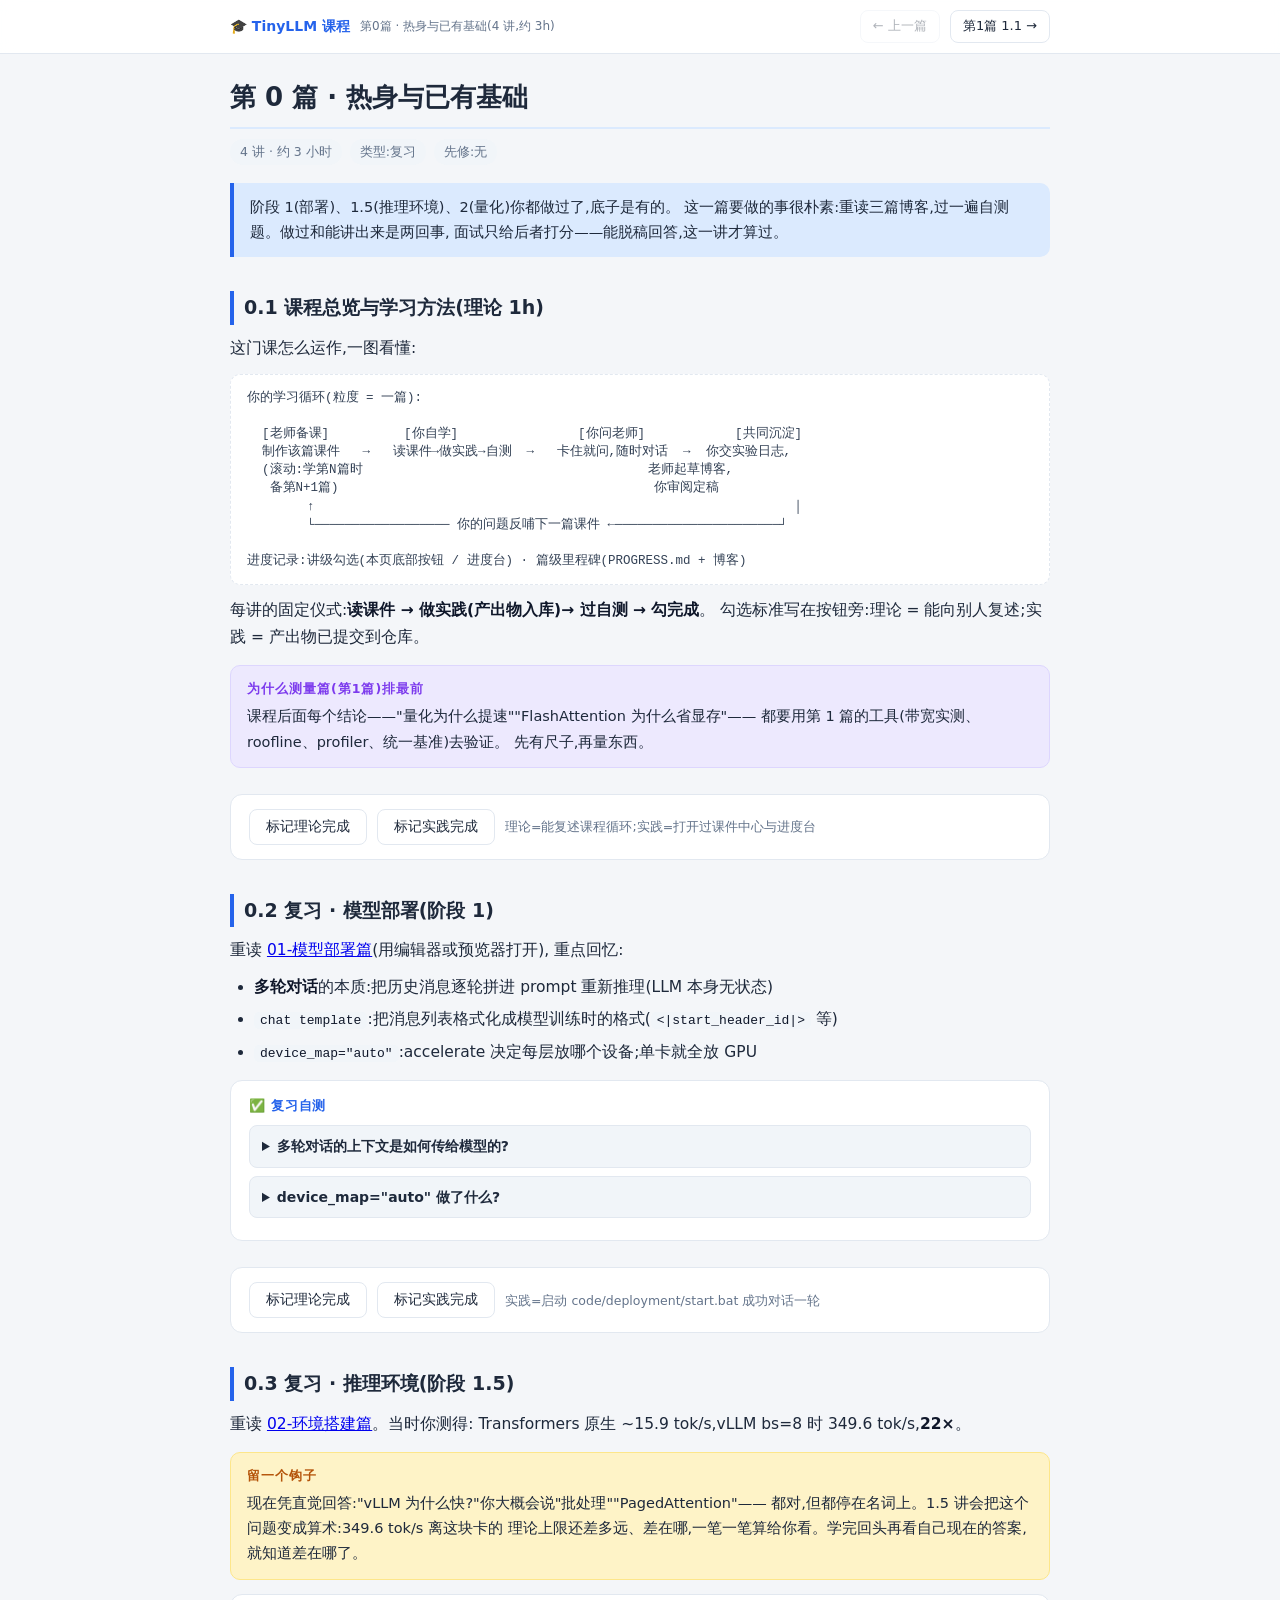
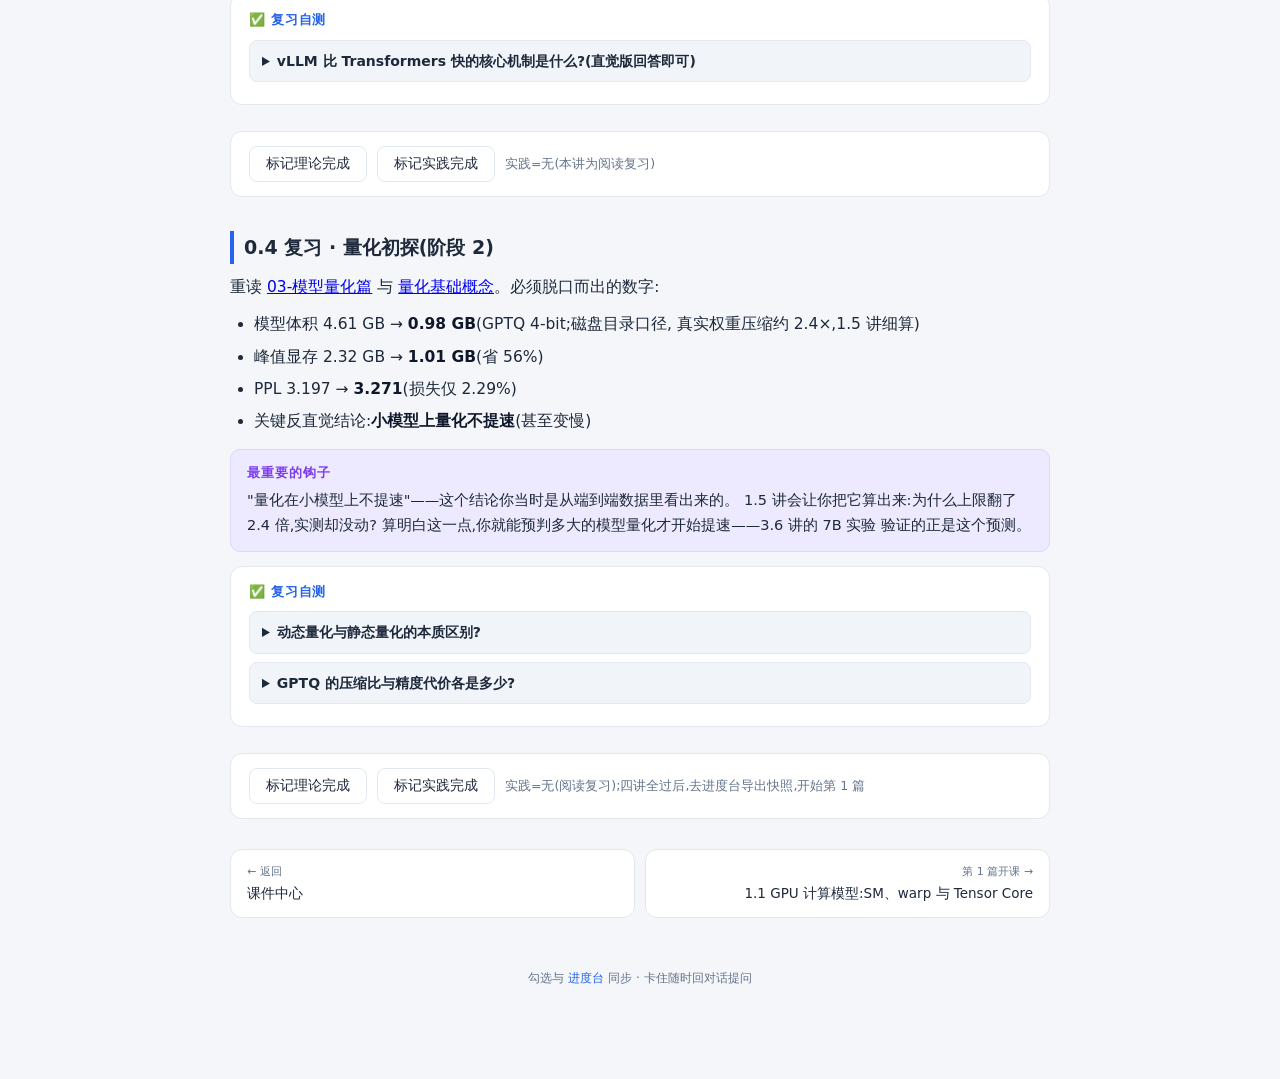
<file: docs/course/p0.html>
<!DOCTYPE html>
<html lang="zh-CN">
<head>
<meta charset="UTF-8">
<meta name="viewport" content="width=device-width, initial-scale=1.0">
<title>第0篇 · 热身与已有基础 — TinyLLM 课程</title>
<link rel="stylesheet" href="style.css">
</head>
<body>
<nav><div class="navin">
  <a class="brand" href="index.html">🎓 TinyLLM 课程</a>
  <span class="crumb">第0篇 · 热身与已有基础(4 讲,约 3h)</span>
  <div class="grow"></div>
  <a class="pg off">← 上一篇</a>
  <a class="pg" href="p1-1.html">第1篇 1.1 →</a>
</div></nav>
<div class="wrap">
<article>
<h1>第 0 篇 · 热身与已有基础</h1>
<div class="metabox">
  <span>4 讲 · 约 3 小时</span><span>类型:复习</span><span>先修:无</span>
</div>
<p class="lead">
阶段 1(部署)、1.5(推理环境)、2(量化)你都做过了,底子是有的。
这一篇要做的事很朴素:重读三篇博客,过一遍自测题。做过和能讲出来是两回事,
面试只给后者打分——能脱稿回答,这一讲才算过。
</p>

<h2>0.1 课程总览与学习方法(理论 1h)</h2>
<p>这门课怎么运作,一图看懂:</p>
<pre class="diagram">你的学习循环(粒度 = 一篇):

  [老师备课]          [你自学]                [你问老师]            [共同沉淀]
  制作该篇课件   →   读课件→做实践→自测  →   卡住就问,随时对话  →  你交实验日志,
  (滚动:学第N篇时                                      老师起草博客,
   备第N+1篇)                                          你审阅定稿
        ↑                                                                │
        └────────────────── 你的问题反哺下一篇课件 ←──────────────────────┘

进度记录:讲级勾选(本页底部按钮 / 进度台) · 篇级里程碑(PROGRESS.md + 博客)</pre>
<p>每讲的固定仪式:<strong>读课件 → 做实践(产出物入库)→ 过自测 → 勾完成</strong>。
勾选标准写在按钮旁:理论 = 能向别人复述;实践 = 产出物已提交到仓库。</p>
<div class="box keypoint"><span class="bt">为什么测量篇(第1篇)排最前</span>
课程后面每个结论——"量化为什么提速""FlashAttention 为什么省显存"——
都要用第 1 篇的工具(带宽实测、roofline、profiler、统一基准)去验证。
先有尺子,再量东西。
</div>
<div class="actions" data-lesson="0.1">
  <button class="mkbtn" data-f="t" onclick="mark('0.1','t')">标记理论完成</button>
  <button class="mkbtn" data-f="p" onclick="mark('0.1','p')">标记实践完成</button>
  <span class="hint">理论=能复述课程循环;实践=打开过课件中心与进度台</span>
</div>

<h2>0.2 复习 · 模型部署(阶段 1)</h2>
<p>重读 <a href="../01-模型部署篇.md">01-模型部署篇</a>(用编辑器或预览器打开),
重点回忆:</p>
<ul>
  <li><strong>多轮对话</strong>的本质:把历史消息逐轮拼进 prompt 重新推理(LLM 本身无状态)</li>
  <li><code>chat template</code>:把消息列表格式化成模型训练时的格式(<code>&lt;|start_header_id|&gt;</code> 等)</li>
  <li><code>device_map="auto"</code>:accelerate 决定每层放哪个设备;单卡就全放 GPU</li>
</ul>
<div class="quiz"><div class="qt">✅ 复习自测</div>
  <details><summary>多轮对话的上下文是如何传给模型的?</summary>
    <div class="ans">模型本身无记忆。应用层维护 messages 列表,每次请求把完整历史
    经 chat template 拼成 prompt 重新前向——所以对话越长,每次推理的输入越长
    (这也预告了第 2 篇 KV cache 与 prefix caching 的价值)。</div></details>
  <details><summary>device_map="auto" 做了什么?</summary>
    <div class="ans">accelerate 按各设备显存把模型各层做分片放置;单卡场景等效于整体搬到 GPU,
    真正的价值在多卡/卸载场景(CPU offload)。</div></details>
</div>
<div class="actions" data-lesson="0.2">
  <button class="mkbtn" data-f="t" onclick="mark('0.2','t')">标记理论完成</button>
  <button class="mkbtn" data-f="p" onclick="mark('0.2','p')">标记实践完成</button>
  <span class="hint">实践=启动 code/deployment/start.bat 成功对话一轮</span>
</div>

<h2>0.3 复习 · 推理环境(阶段 1.5)</h2>
<p>重读 <a href="../02-AI推理优化环境搭建篇.md">02-环境搭建篇</a>。当时你测得:
Transformers 原生 ~15.9 tok/s,vLLM bs=8 时 349.6 tok/s,<strong>22×</strong>。</p>
<div class="box analogy"><span class="bt">留一个钩子</span>
现在凭直觉回答:"vLLM 为什么快?"你大概会说"批处理""PagedAttention"——
都对,但都停在名词上。1.5 讲会把这个问题变成算术:349.6 tok/s 离这块卡的
理论上限还差多远、差在哪,一笔一笔算给你看。学完回头再看自己现在的答案,
就知道差在哪了。
</div>
<div class="quiz"><div class="qt">✅ 复习自测</div>
  <details><summary>vLLM 比 Transformers 快的核心机制是什么?(直觉版回答即可)</summary>
    <div class="ans">连续批处理(请求级动态调度,而不是攒一整批)+ PagedAttention
    (分页管理 KV cache,显存浪费极小)→ 高并发下 GPU 始终有活干。
    精确版答案在第 1/2 篇逐步建立。</div></details>
</div>
<div class="actions" data-lesson="0.3">
  <button class="mkbtn" data-f="t" onclick="mark('0.3','t')">标记理论完成</button>
  <button class="mkbtn" data-f="p" onclick="mark('0.3','p')">标记实践完成</button>
  <span class="hint">实践=无(本讲为阅读复习)</span>
</div>

<h2>0.4 复习 · 量化初探(阶段 2)</h2>
<p>重读 <a href="../03-模型量化篇.md">03-模型量化篇</a> 与
<a href="../../code/quantization/docs/量化基础概念.md">量化基础概念</a>。必须脱口而出的数字:</p>
<ul>
  <li>模型体积 4.61 GB → <strong>0.98 GB</strong>(GPTQ 4-bit;磁盘目录口径,
      真实权重压缩约 2.4×,1.5 讲细算)</li>
  <li>峰值显存 2.32 GB → <strong>1.01 GB</strong>(省 56%)</li>
  <li>PPL 3.197 → <strong>3.271</strong>(损失仅 2.29%)</li>
  <li>关键反直觉结论:<strong>小模型上量化不提速</strong>(甚至变慢)</li>
</ul>
<div class="box keypoint"><span class="bt">最重要的钩子</span>
"量化在小模型上不提速"——这个结论你当时是从端到端数据里看出来的。
1.5 讲会让你把它算出来:为什么上限翻了 2.4 倍,实测却没动?
算明白这一点,你就能预判多大的模型量化才开始提速——3.6 讲的 7B 实验
验证的正是这个预测。
</div>
<div class="quiz"><div class="qt">✅ 复习自测</div>
  <details><summary>动态量化与静态量化的本质区别?</summary>
    <div class="ans">动态(bnb):加载时按需转换权重格式,不产出新模型文件,每次加载都要做;
    静态(GPTQ):用校准数据离线计算每层最优 scale,产出可保存、可分发的量化模型。
    工程上是"即插即用"与"一次投入长期复用"的取舍。</div></details>
  <details><summary>GPTQ 的压缩比与精度代价各是多少?</summary>
    <div class="ans">4.72×(4.61→0.98 GB,目录口径——FP16 目录里有两份权重,
    真实约 2.4×,1.5 讲细算);PPL 3.197→3.271,损失 2.29%,输出仍可读。</div></details>
</div>
<div class="actions" data-lesson="0.4">
  <button class="mkbtn" data-f="t" onclick="mark('0.4','t')">标记理论完成</button>
  <button class="mkbtn" data-f="p" onclick="mark('0.4','p')">标记实践完成</button>
  <span class="hint">实践=无(阅读复习);四讲全过后,去进度台导出快照,开始第 1 篇</span>
</div>

<div class="nextnav">
  <a href="index.html"><span class="dir">← 返回</span>课件中心</a>
  <a class="nx" href="p1-1.html"><span class="dir">第 1 篇开课 →</span>1.1 GPU 计算模型:SM、warp 与 Tensor Core</a>
</div>
<footer>勾选与 <a href="../dashboard.html">进度台</a> 同步 · 卡住随时回对话提问</footer>
</article>
</div>
<script src="course.js"></script>
</body>
</html>
</file>
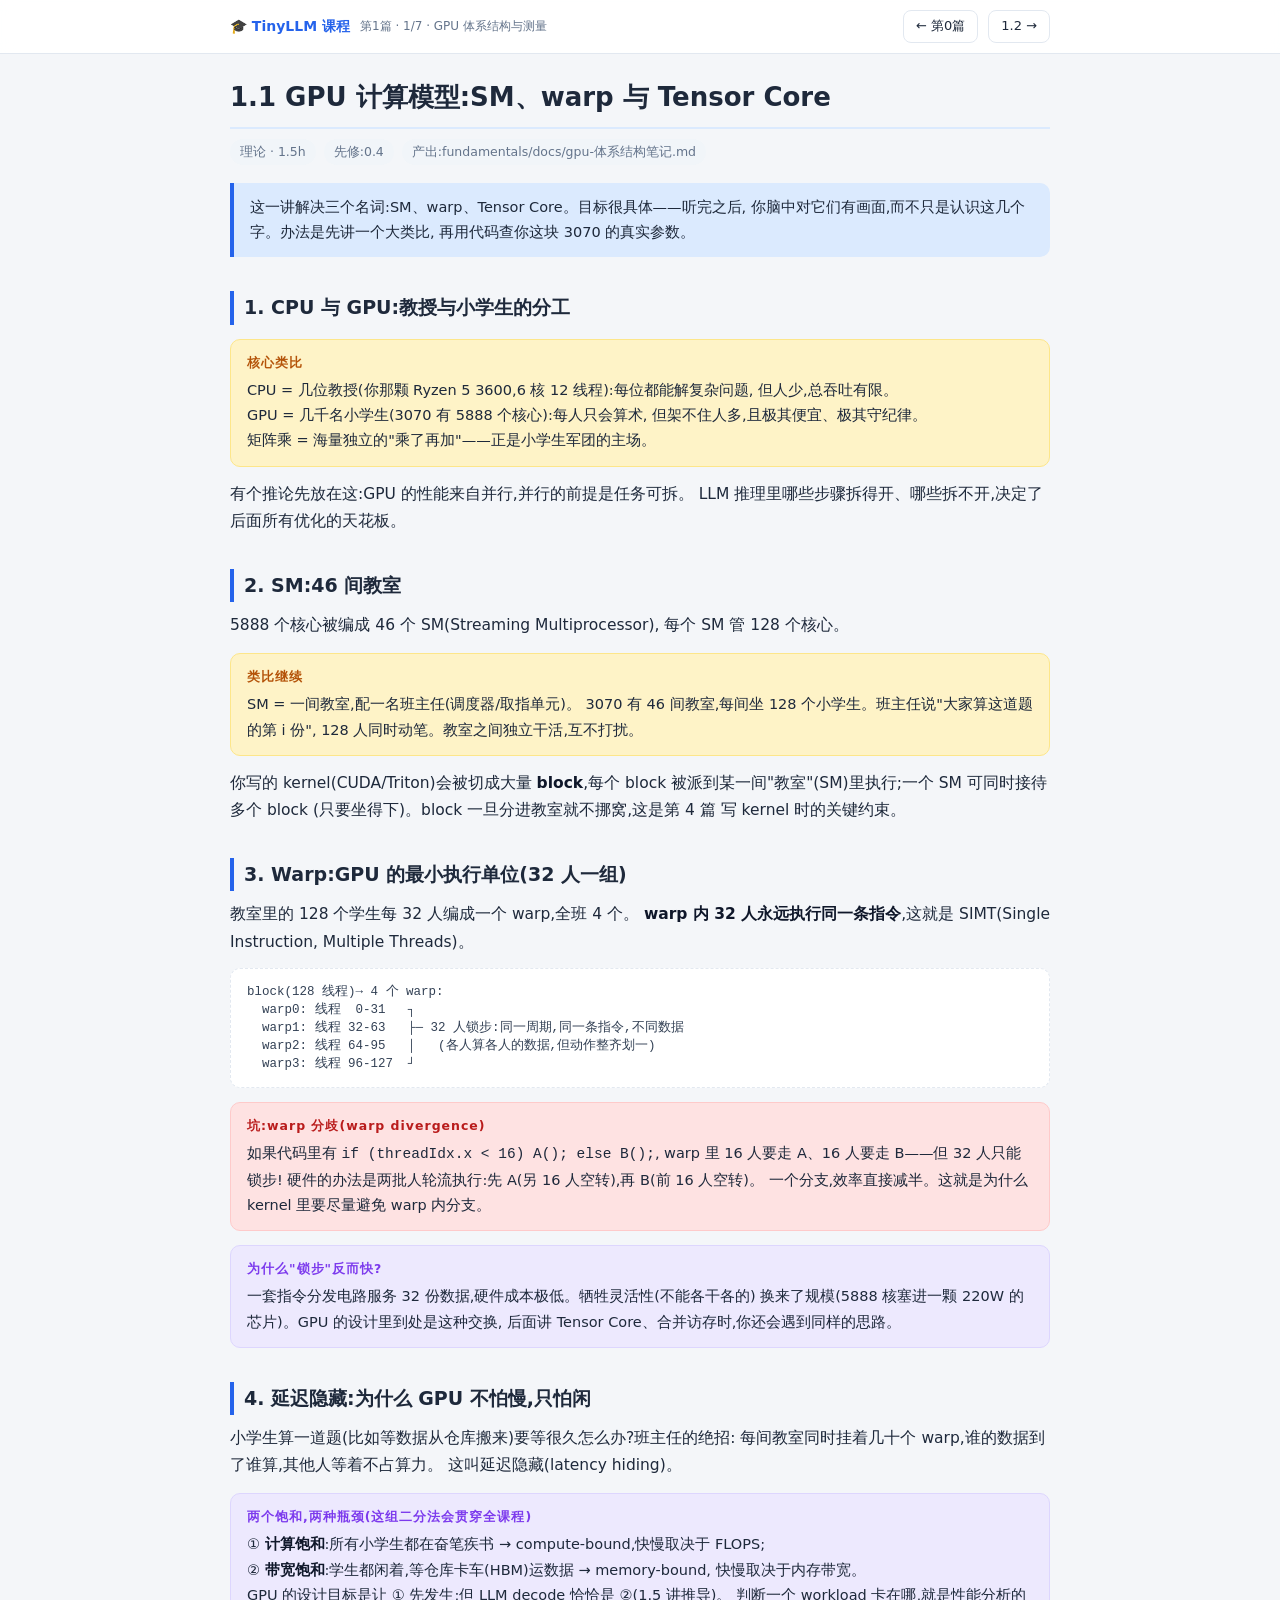
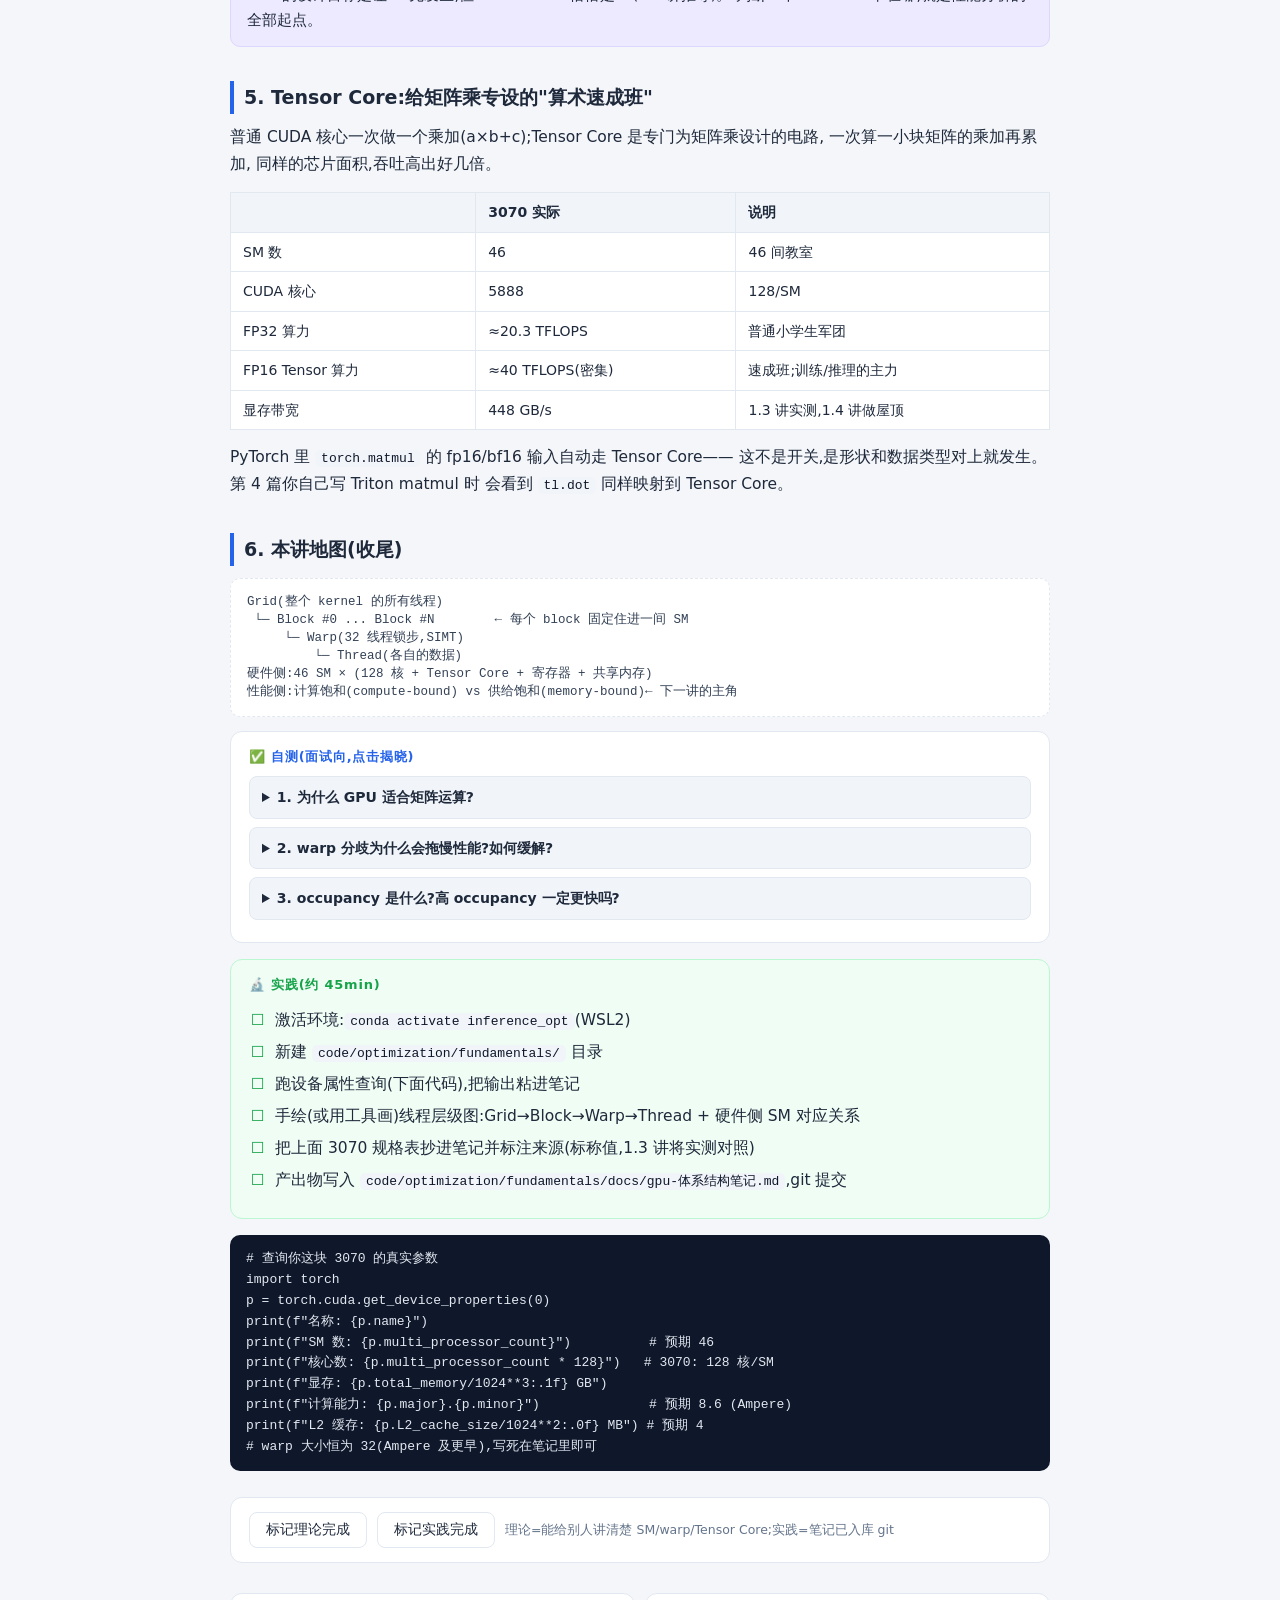
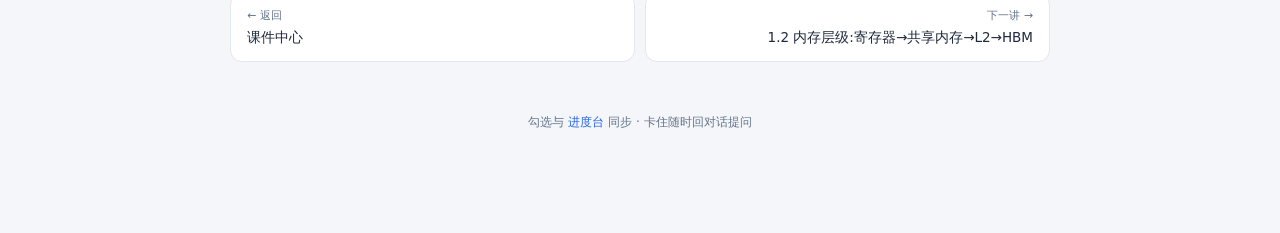
<file: docs/course/p1-1.html>
<!DOCTYPE html>
<html lang="zh-CN">
<head>
<meta charset="UTF-8">
<meta name="viewport" content="width=device-width, initial-scale=1.0">
<title>1.1 GPU 计算模型:SM、warp 与 Tensor Core — TinyLLM 课程</title>
<link rel="stylesheet" href="style.css">
</head>
<body>
<nav><div class="navin">
  <a class="brand" href="index.html">🎓 TinyLLM 课程</a>
  <span class="crumb">第1篇 · 1/7 · GPU 体系结构与测量</span>
  <div class="grow"></div>
  <a class="pg" href="p0.html">← 第0篇</a>
  <a class="pg" href="p1-2.html">1.2 →</a>
</div></nav>
<div class="wrap">
<article>
<h1>1.1 GPU 计算模型:SM、warp 与 Tensor Core</h1>
<div class="metabox">
  <span>理论 · 1.5h</span><span>先修:0.4</span>
  <span>产出:fundamentals/docs/gpu-体系结构笔记.md</span>
</div>
<p class="lead">
这一讲解决三个名词:SM、warp、Tensor Core。目标很具体——听完之后,
你脑中对它们有画面,而不只是认识这几个字。办法是先讲一个大类比,
再用代码查你这块 3070 的真实参数。
</p>

<h2>1. CPU 与 GPU:教授与小学生的分工</h2>
<div class="box analogy"><span class="bt">核心类比</span>
CPU = 几位教授(你那颗 Ryzen 5 3600,6 核 12 线程):每位都能解复杂问题,
但人少,总吞吐有限。<br>
GPU = 几千名小学生(3070 有 5888 个核心):每人只会算术,
但架不住人多,且极其便宜、极其守纪律。<br>
矩阵乘 = 海量独立的"乘了再加"——正是小学生军团的主场。
</div>
<p>有个推论先放在这:GPU 的性能来自并行,并行的前提是任务可拆。
LLM 推理里哪些步骤拆得开、哪些拆不开,决定了后面所有优化的天花板。</p>

<h2>2. SM:46 间教室</h2>
<p>5888 个核心被编成 46 个 SM(Streaming Multiprocessor),
每个 SM 管 128 个核心。</p>
<div class="box analogy"><span class="bt">类比继续</span>
SM = 一间教室,配一名班主任(调度器/取指单元)。
3070 有 46 间教室,每间坐 128 个小学生。班主任说"大家算这道题的第 i 份",
128 人同时动笔。教室之间独立干活,互不打扰。
</div>
<p>你写的 kernel(CUDA/Triton)会被切成大量 <strong>block</strong>,每个 block
被派到某一间"教室"(SM)里执行;一个 SM 可同时接待多个 block
(只要坐得下)。block 一旦分进教室就不挪窝,这是第 4 篇
写 kernel 时的关键约束。</p>

<h2>3. Warp:GPU 的最小执行单位(32 人一组)</h2>
<p>教室里的 128 个学生每 32 人编成一个 warp,全班 4 个。
<strong>warp 内 32 人永远执行同一条指令</strong>,这就是
SIMT(Single Instruction, Multiple Threads)。</p>
<pre class="diagram">block(128 线程)→ 4 个 warp:
  warp0: 线程  0-31   ┐
  warp1: 线程 32-63   ├─ 32 人锁步:同一周期,同一条指令,不同数据
  warp2: 线程 64-95   │   (各人算各人的数据,但动作整齐划一)
  warp3: 线程 96-127  ┘</pre>
<div class="box pitfall"><span class="bt">坑:warp 分歧(warp divergence)</span>
如果代码里有 <code>if (threadIdx.x &lt; 16) A(); else B();</code>,
warp 里 16 人要走 A、16 人要走 B——但 32 人只能锁步!
硬件的办法是两批人轮流执行:先 A(另 16 人空转),再 B(前 16 人空转)。
一个分支,效率直接减半。这就是为什么 kernel 里要尽量避免 warp 内分支。
</div>
<div class="box keypoint"><span class="bt">为什么"锁步"反而快?</span>
一套指令分发电路服务 32 份数据,硬件成本极低。牺牲灵活性(不能各干各的)
换来了规模(5888 核塞进一颗 220W 的芯片)。GPU 的设计里到处是这种交换,
后面讲 Tensor Core、合并访存时,你还会遇到同样的思路。
</div>

<h2>4. 延迟隐藏:为什么 GPU 不怕慢,只怕闲</h2>
<p>小学生算一道题(比如等数据从仓库搬来)要等很久怎么办?班主任的绝招:
每间教室同时挂着几十个 warp,谁的数据到了谁算,其他人等着不占算力。
这叫延迟隐藏(latency hiding)。</p>
<div class="box keypoint"><span class="bt">两个饱和,两种瓶颈(这组二分法会贯穿全课程)</span>
① <strong>计算饱和</strong>:所有小学生都在奋笔疾书 → compute-bound,快慢取决于 FLOPS;<br>
② <strong>带宽饱和</strong>:学生都闲着,等仓库卡车(HBM)运数据 → memory-bound,
快慢取决于内存带宽。<br>
GPU 的设计目标是让 ① 先发生;但 LLM decode 恰恰是 ②(1.5 讲推导)。
判断一个 workload 卡在哪,就是性能分析的全部起点。
</div>

<h2>5. Tensor Core:给矩阵乘专设的"算术速成班"</h2>
<p>普通 CUDA 核心一次做一个乘加(a×b+c);Tensor Core 是专门为矩阵乘设计的电路,
一次算一小块矩阵的乘加再累加,
同样的芯片面积,吞吐高出好几倍。</p>
<table>
<tr><th></th><th>3070 实际</th><th>说明</th></tr>
<tr><td>SM 数</td><td>46</td><td>46 间教室</td></tr>
<tr><td>CUDA 核心</td><td>5888</td><td>128/SM</td></tr>
<tr><td>FP32 算力</td><td>≈20.3 TFLOPS</td><td>普通小学生军团</td></tr>
<tr><td>FP16 Tensor 算力</td><td>≈40 TFLOPS(密集)</td><td>速成班;训练/推理的主力</td></tr>
<tr><td>显存带宽</td><td>448 GB/s</td><td>1.3 讲实测,1.4 讲做屋顶</td></tr>
</table>
<p>PyTorch 里 <code>torch.matmul</code> 的 fp16/bf16 输入自动走 Tensor Core——
这不是开关,是形状和数据类型对上就发生。第 4 篇你自己写 Triton matmul 时
会看到 <code>tl.dot</code> 同样映射到 Tensor Core。</p>

<h2>6. 本讲地图(收尾)</h2>
<pre class="diagram">Grid(整个 kernel 的所有线程)
 └─ Block #0 ... Block #N        ← 每个 block 固定住进一间 SM
     └─ Warp(32 线程锁步,SIMT)
         └─ Thread(各自的数据)
硬件侧:46 SM × (128 核 + Tensor Core + 寄存器 + 共享内存)
性能侧:计算饱和(compute-bound) vs 供给饱和(memory-bound)← 下一讲的主角</pre>

<div class="quiz"><div class="qt">✅ 自测(面试向,点击揭晓)</div>
  <details><summary>1. 为什么 GPU 适合矩阵运算?</summary>
    <div class="ans">矩阵乘可拆成海量独立的乘加(任务级并行),GPU 用几千个核心
    + SIMT 批量执行 + Tensor Core 专用电路三级放大;CPU 强在复杂控制流,
    算力密度反而低。补充:不可并行的部分(如自回归逐 token)GPU 无优势,
    这正是 decode 阶段的困境。</div></details>
  <details><summary>2. warp 分歧为什么会拖慢性能?如何缓解?</summary>
    <div class="ans">warp 内 32 线程锁步,遇到分支只能串行执行两条路径,
    未走的线程空转,吞吐按分支数成倍损失。缓解:让同一 warp 的数据走同一分支
    (数据重排/排序)、把分支改成算术(如用 mask 乘法替代 if)、
    或把分歧挪到 block 级(block 间独立,互不影响)。</div></details>
  <details><summary>3. occupancy 是什么?高 occupancy 一定更快吗?</summary>
    <div class="ans">SM 上活跃 warp 数 / 最大可容纳 warp 数。高 occupancy 提供
    更多可切换的 warp 来隐藏访存延迟;但寄存器/共享内存用得多的 kernel
    常主动压低 occupancy 换资源——"够用的 occupancy + 高效的访存模式"
    才是常态,不是越高越好。</div></details>
</div>

<div class="lab"><div class="lt">🔬 实践(约 45min)</div>
<ul>
  <li>激活环境:<code>conda activate inference_opt</code>(WSL2)</li>
  <li>新建 <code>code/optimization/fundamentals/</code> 目录</li>
  <li>跑设备属性查询(下面代码),把输出粘进笔记</li>
  <li>手绘(或用工具画)线程层级图:Grid→Block→Warp→Thread + 硬件侧 SM 对应关系</li>
  <li>把上面 3070 规格表抄进笔记并标注来源(标称值,1.3 讲将实测对照)</li>
  <li>产出物写入 <code>code/optimization/fundamentals/docs/gpu-体系结构笔记.md</code>,git 提交</li>
</ul>
</div>

<pre><code># 查询你这块 3070 的真实参数
import torch
p = torch.cuda.get_device_properties(0)
print(f"名称: {p.name}")
print(f"SM 数: {p.multi_processor_count}")          # 预期 46
print(f"核心数: {p.multi_processor_count * 128}")   # 3070: 128 核/SM
print(f"显存: {p.total_memory/1024**3:.1f} GB")
print(f"计算能力: {p.major}.{p.minor}")              # 预期 8.6 (Ampere)
print(f"L2 缓存: {p.L2_cache_size/1024**2:.0f} MB") # 预期 4
# warp 大小恒为 32(Ampere 及更早),写死在笔记里即可</code></pre>

<div class="actions" data-lesson="1.1">
  <button class="mkbtn" data-f="t" onclick="mark('1.1','t')">标记理论完成</button>
  <button class="mkbtn" data-f="p" onclick="mark('1.1','p')">标记实践完成</button>
  <span class="hint">理论=能给别人讲清楚 SM/warp/Tensor Core;实践=笔记已入库 git</span>
</div>

<div class="nextnav">
  <a href="index.html"><span class="dir">← 返回</span>课件中心</a>
  <a class="nx" href="p1-2.html"><span class="dir">下一讲 →</span>1.2 内存层级:寄存器→共享内存→L2→HBM</a>
</div>
<footer>勾选与 <a href="../dashboard.html">进度台</a> 同步 · 卡住随时回对话提问</footer>
</article>
</div>
<script src="course.js"></script>
</body>
</html>
</file>
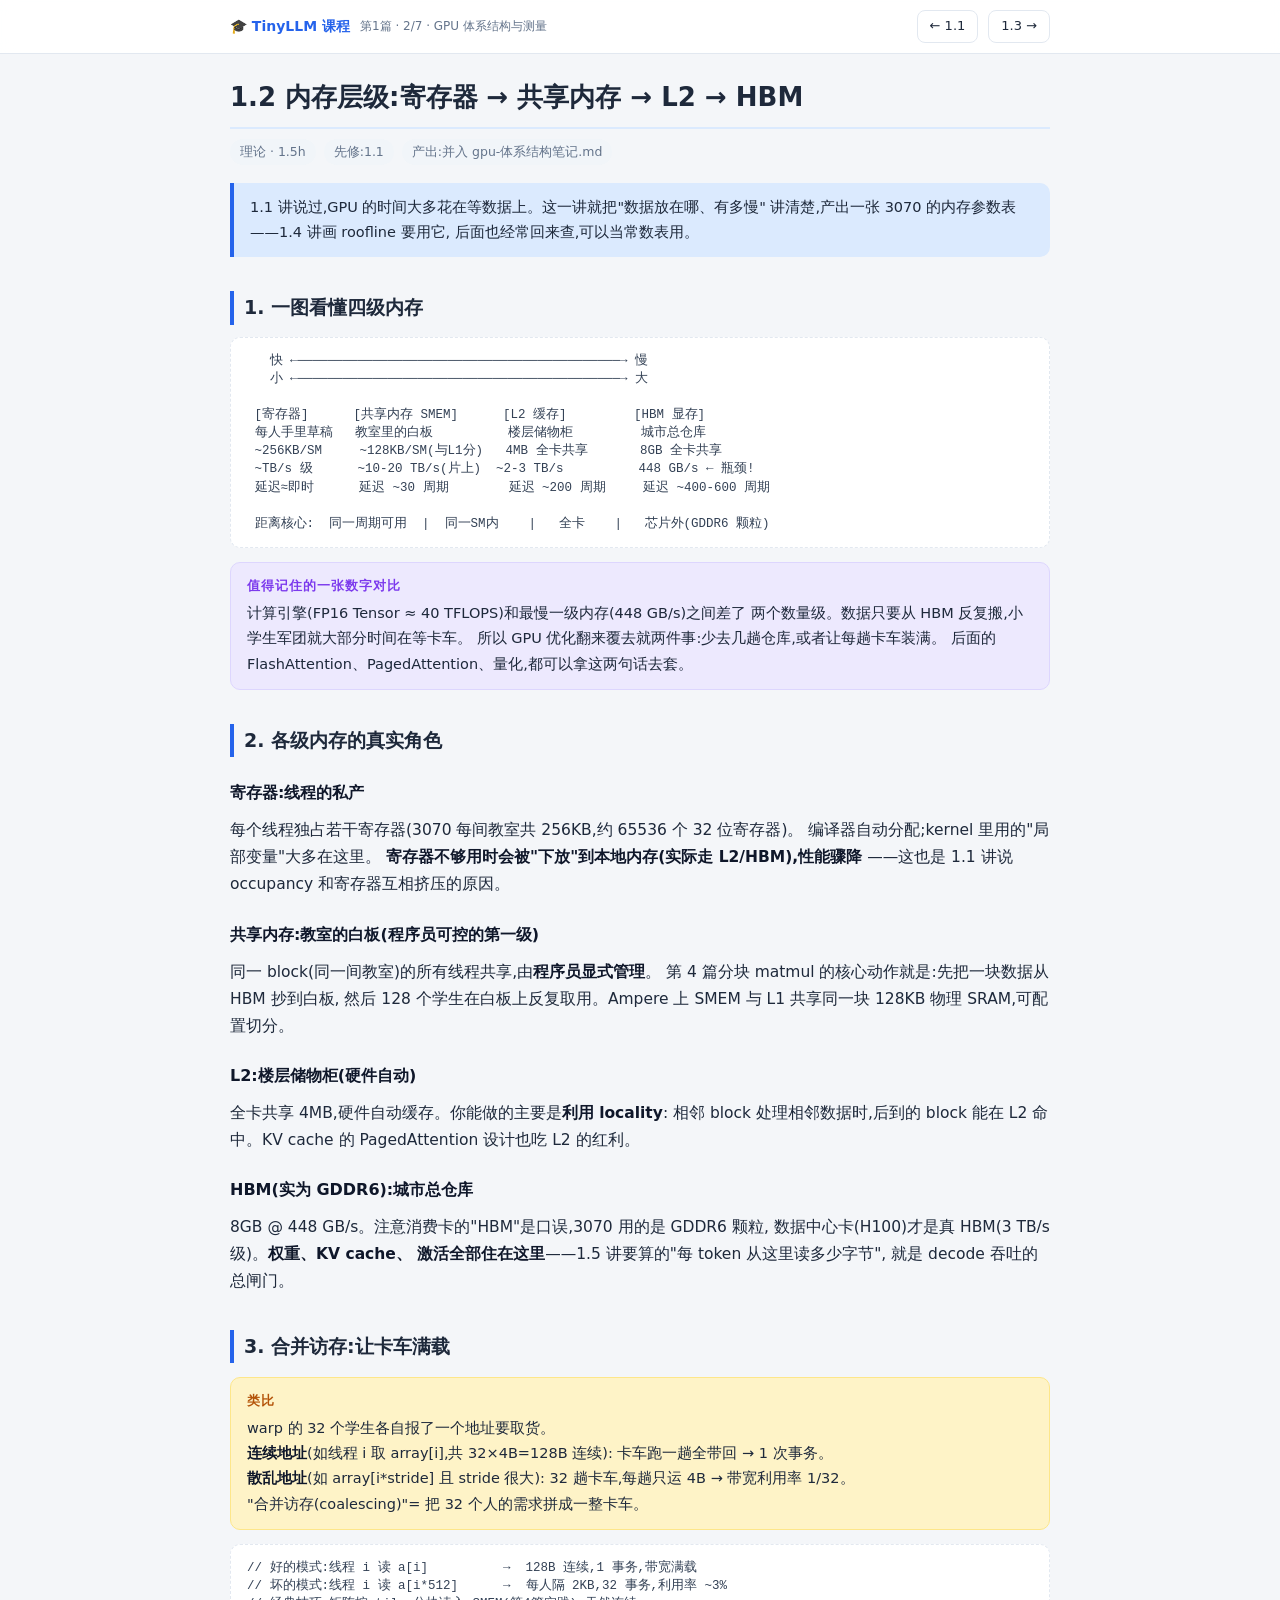
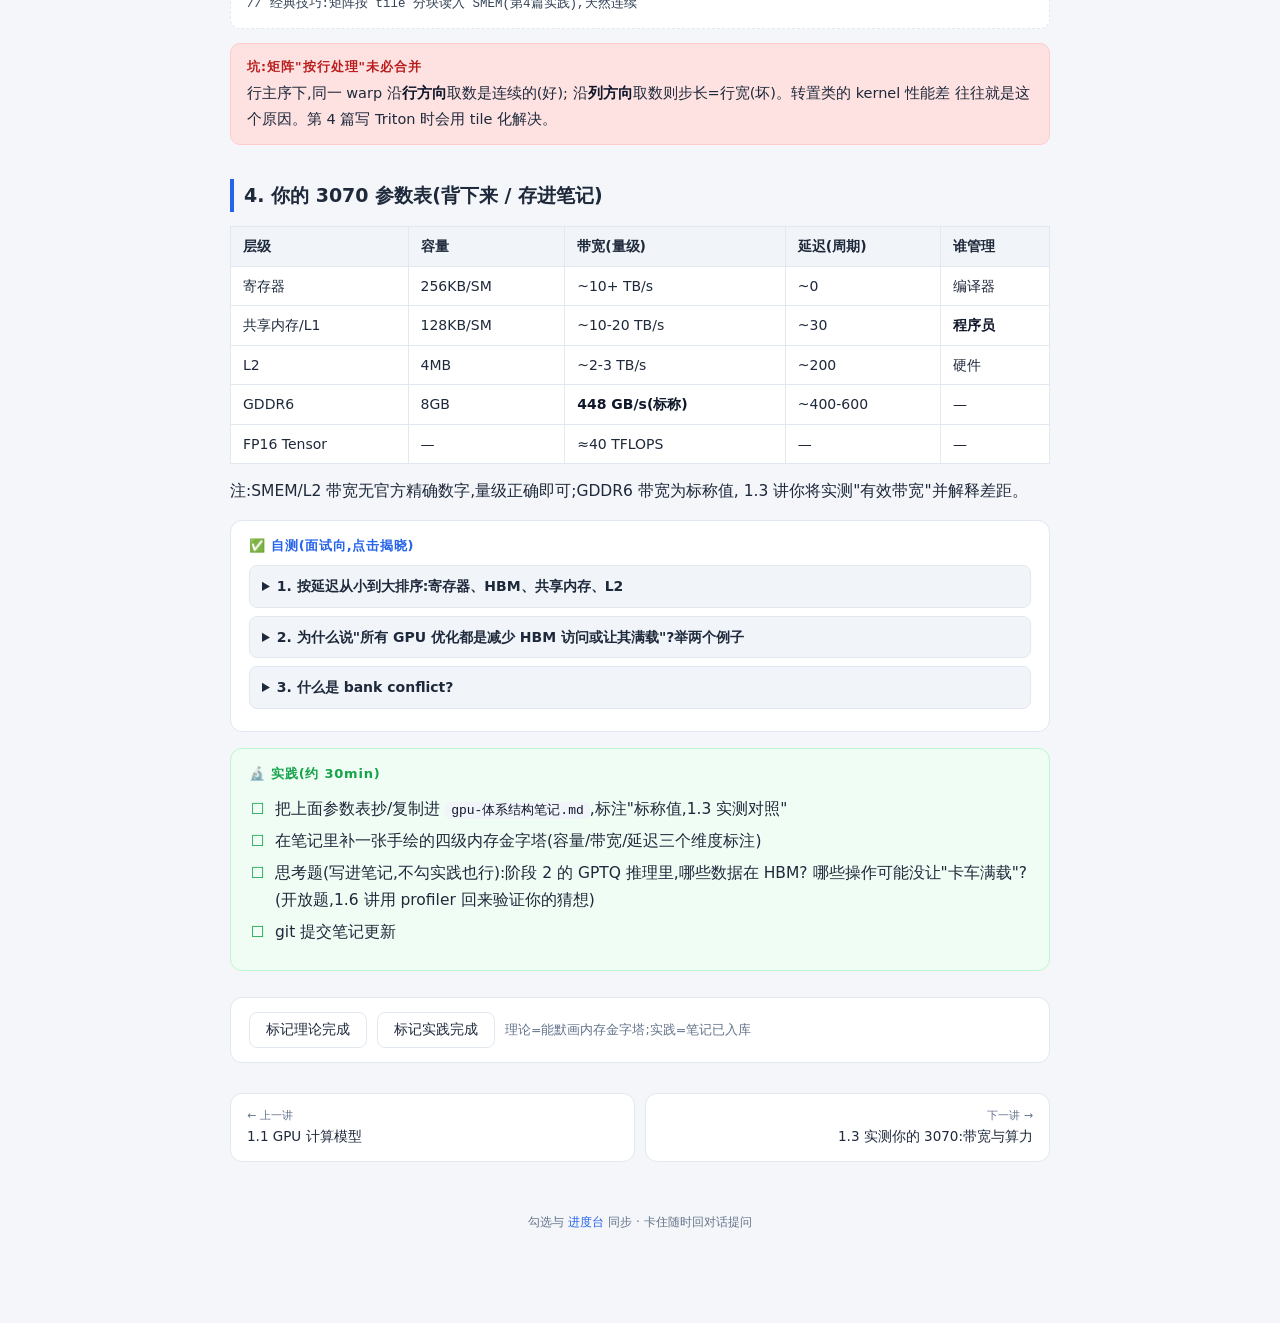
<file: docs/course/p1-2.html>
<!DOCTYPE html>
<html lang="zh-CN">
<head>
<meta charset="UTF-8">
<meta name="viewport" content="width=device-width, initial-scale=1.0">
<title>1.2 内存层级:寄存器→共享内存→L2→HBM — TinyLLM 课程</title>
<link rel="stylesheet" href="style.css">
</head>
<body>
<nav><div class="navin">
  <a class="brand" href="index.html">🎓 TinyLLM 课程</a>
  <span class="crumb">第1篇 · 2/7 · GPU 体系结构与测量</span>
  <div class="grow"></div>
  <a class="pg" href="p1-1.html">← 1.1</a>
  <a class="pg" href="p1-3.html">1.3 →</a>
</div></nav>
<div class="wrap">
<article>
<h1>1.2 内存层级:寄存器 → 共享内存 → L2 → HBM</h1>
<div class="metabox">
  <span>理论 · 1.5h</span><span>先修:1.1</span>
  <span>产出:并入 gpu-体系结构笔记.md</span>
</div>
<p class="lead">
1.1 讲说过,GPU 的时间大多花在等数据上。这一讲就把"数据放在哪、有多慢"
讲清楚,产出一张 3070 的内存参数表——1.4 讲画 roofline 要用它,
后面也经常回来查,可以当常数表用。
</p>

<h2>1. 一图看懂四级内存</h2>
<pre class="diagram">   快 ←───────────────────────────────────────────→ 慢
   小 ←───────────────────────────────────────────→ 大

 [寄存器]      [共享内存 SMEM]      [L2 缓存]         [HBM 显存]
 每人手里草稿   教室里的白板          楼层储物柜         城市总仓库
 ~256KB/SM     ~128KB/SM(与L1分)   4MB 全卡共享       8GB 全卡共享
 ~TB/s 级      ~10-20 TB/s(片上)  ~2-3 TB/s          448 GB/s ← 瓶颈!
 延迟≈即时      延迟 ~30 周期        延迟 ~200 周期     延迟 ~400-600 周期

 距离核心:  同一周期可用  |  同一SM内    |   全卡    |   芯片外(GDDR6 颗粒)</pre>
<div class="box keypoint"><span class="bt">值得记住的一张数字对比</span>
计算引擎(FP16 Tensor ≈ 40 TFLOPS)和最慢一级内存(448 GB/s)之间差了
两个数量级。数据只要从 HBM 反复搬,小学生军团就大部分时间在等卡车。
所以 GPU 优化翻来覆去就两件事:少去几趟仓库,或者让每趟卡车装满。
后面的 FlashAttention、PagedAttention、量化,都可以拿这两句话去套。
</div>

<h2>2. 各级内存的真实角色</h2>
<h3>寄存器:线程的私产</h3>
<p>每个线程独占若干寄存器(3070 每间教室共 256KB,约 65536 个 32 位寄存器)。
编译器自动分配;kernel 里用的"局部变量"大多在这里。
<strong>寄存器不够用时会被"下放"到本地内存(实际走 L2/HBM),性能骤降</strong>
——这也是 1.1 讲说 occupancy 和寄存器互相挤压的原因。</p>
<h3>共享内存:教室的白板(程序员可控的第一级)</h3>
<p>同一 block(同一间教室)的所有线程共享,由<strong>程序员显式管理</strong>。
第 4 篇分块 matmul 的核心动作就是:先把一块数据从 HBM 抄到白板,
然后 128 个学生在白板上反复取用。Ampere 上 SMEM 与 L1 共享同一块 128KB
物理 SRAM,可配置切分。</p>
<h3>L2:楼层储物柜(硬件自动)</h3>
<p>全卡共享 4MB,硬件自动缓存。你能做的主要是<strong>利用 locality</strong>:
相邻 block 处理相邻数据时,后到的 block 能在 L2 命中。KV cache 的
PagedAttention 设计也吃 L2 的红利。</p>
<h3>HBM(实为 GDDR6):城市总仓库</h3>
<p>8GB @ 448 GB/s。注意消费卡的"HBM"是口误,3070 用的是 GDDR6 颗粒,
数据中心卡(H100)才是真 HBM(3 TB/s 级)。<strong>权重、KV cache、
激活全部住在这里</strong>——1.5 讲要算的"每 token 从这里读多少字节",
就是 decode 吞吐的总闸门。</p>

<h2>3. 合并访存:让卡车满载</h2>
<div class="box analogy"><span class="bt">类比</span>
warp 的 32 个学生各自报了一个地址要取货。<br>
<strong>连续地址</strong>(如线程 i 取 array[i],共 32×4B=128B 连续):
卡车跑一趟全带回 → 1 次事务。<br>
<strong>散乱地址</strong>(如 array[i*stride] 且 stride 很大):
32 趟卡车,每趟只运 4B → 带宽利用率 1/32。<br>
"合并访存(coalescing)"= 把 32 个人的需求拼成一整卡车。
</div>
<pre class="diagram">// 好的模式:线程 i 读 a[i]          →  128B 连续,1 事务,带宽满载
// 坏的模式:线程 i 读 a[i*512]      →  每人隔 2KB,32 事务,利用率 ~3%
// 经典技巧:矩阵按 tile 分块读入 SMEM(第4篇实践),天然连续</pre>
<div class="box pitfall"><span class="bt">坑:矩阵"按行处理"未必合并</span>
行主序下,同一 warp 沿<strong>行方向</strong>取数是连续的(好);
沿<strong>列方向</strong>取数则步长=行宽(坏)。转置类的 kernel 性能差
往往就是这个原因。第 4 篇写 Triton 时会用 tile 化解决。
</div>

<h2>4. 你的 3070 参数表(背下来 / 存进笔记)</h2>
<table>
<tr><th>层级</th><th>容量</th><th>带宽(量级)</th><th>延迟(周期)</th><th>谁管理</th></tr>
<tr><td>寄存器</td><td>256KB/SM</td><td>~10+ TB/s</td><td>~0</td><td>编译器</td></tr>
<tr><td>共享内存/L1</td><td>128KB/SM</td><td>~10-20 TB/s</td><td>~30</td><td><strong>程序员</strong></td></tr>
<tr><td>L2</td><td>4MB</td><td>~2-3 TB/s</td><td>~200</td><td>硬件</td></tr>
<tr><td>GDDR6</td><td>8GB</td><td><strong>448 GB/s(标称)</strong></td><td>~400-600</td><td>—</td></tr>
<tr><td>FP16 Tensor</td><td>—</td><td>≈40 TFLOPS</td><td>—</td><td>—</td></tr>
</table>
<p>注:SMEM/L2 带宽无官方精确数字,量级正确即可;GDDR6 带宽为标称值,
1.3 讲你将实测"有效带宽"并解释差距。</p>

<div class="quiz"><div class="qt">✅ 自测(面试向,点击揭晓)</div>
  <details><summary>1. 按延迟从小到大排序:寄存器、HBM、共享内存、L2</summary>
    <div class="ans">寄存器(即时)→ 共享内存(~30 周期)→ L2(~200 周期)→ HBM(~400-600 周期)。
    面试常考的是量级与"差多少":SMEM 比 HBM 快一个数量级以上,
    这就是分块(tiling)存在的理由。</div></details>
  <details><summary>2. 为什么说"所有 GPU 优化都是减少 HBM 访问或让其满载"?举两个例子</summary>
    <div class="ans">因为计算:带宽 ≈ 40T:448G,差两个数量级,kernel 时间通常由访存主导。
    例子:①FlashAttention——分块到 SMEM,避免物化 N×N 注意力矩阵(减少 HBM 读写量);
    ②合并访存/tile 化——让每次 HBM 事务满载 128B(提高利用率)。
    也可答量化(减少权重量→减少读字节)。</div></details>
  <details><summary>3. 什么是 bank conflict?</summary>
    <div class="ans">共享内存被切成 32 个 bank(可 32 路并行服务一个 warp)。
    若 warp 内多个线程同时访问同一 bank 的不同地址,该 bank 内串行化,
    SMEM 性能成倍下降。经典解法:padding(加一列错开地址)。</div></details>
</div>

<div class="lab"><div class="lt">🔬 实践(约 30min)</div>
<ul>
  <li>把上面参数表抄/复制进 <code>gpu-体系结构笔记.md</code>,标注"标称值,1.3 实测对照"</li>
  <li>在笔记里补一张手绘的四级内存金字塔(容量/带宽/延迟三个维度标注)</li>
  <li>思考题(写进笔记,不勾实践也行):阶段 2 的 GPTQ 推理里,哪些数据在 HBM?
      哪些操作可能没让"卡车满载"?(开放题,1.6 讲用 profiler 回来验证你的猜想)</li>
  <li>git 提交笔记更新</li>
</ul>
</div>

<div class="actions" data-lesson="1.2">
  <button class="mkbtn" data-f="t" onclick="mark('1.2','t')">标记理论完成</button>
  <button class="mkbtn" data-f="p" onclick="mark('1.2','p')">标记实践完成</button>
  <span class="hint">理论=能默画内存金字塔;实践=笔记已入库</span>
</div>

<div class="nextnav">
  <a href="p1-1.html"><span class="dir">← 上一讲</span>1.1 GPU 计算模型</a>
  <a class="nx" href="p1-3.html"><span class="dir">下一讲 →</span>1.3 实测你的 3070:带宽与算力</a>
</div>
<footer>勾选与 <a href="../dashboard.html">进度台</a> 同步 · 卡住随时回对话提问</footer>
</article>
</div>
<script src="course.js"></script>
</body>
</html>
</file>
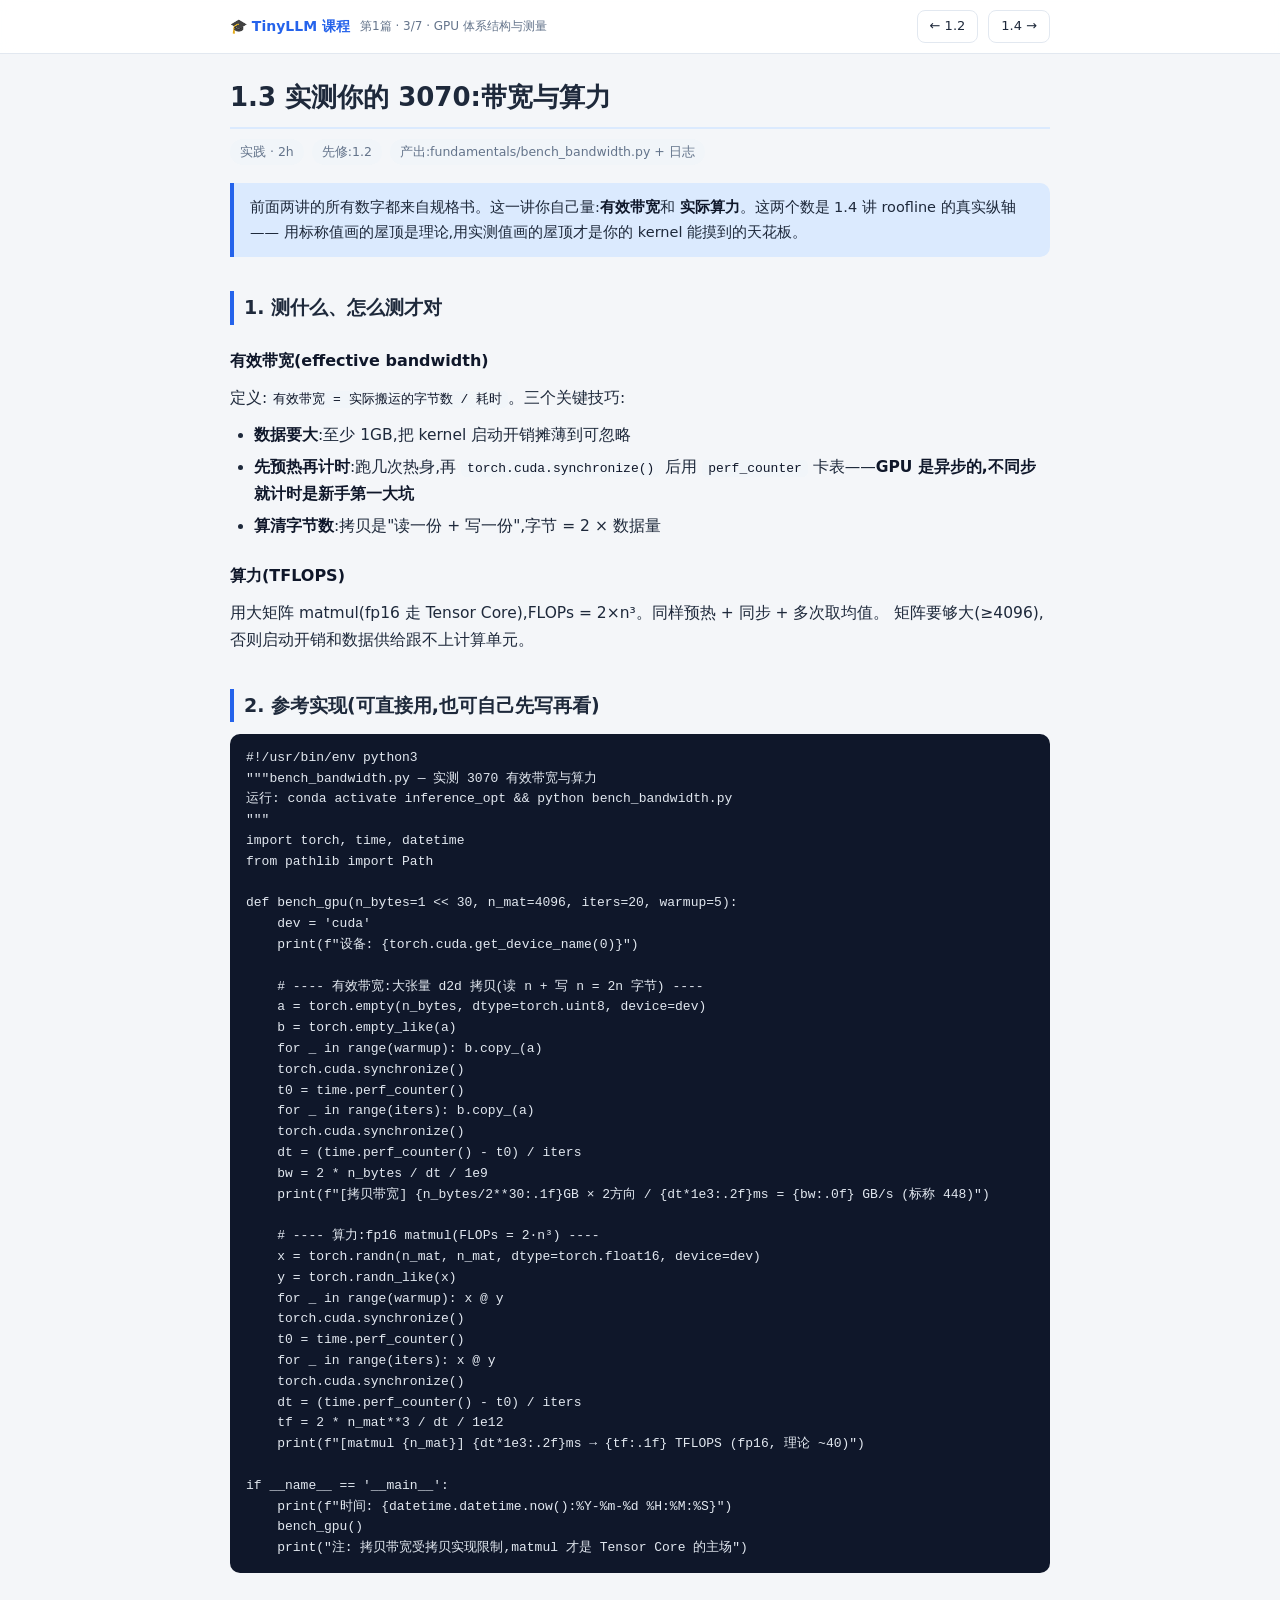
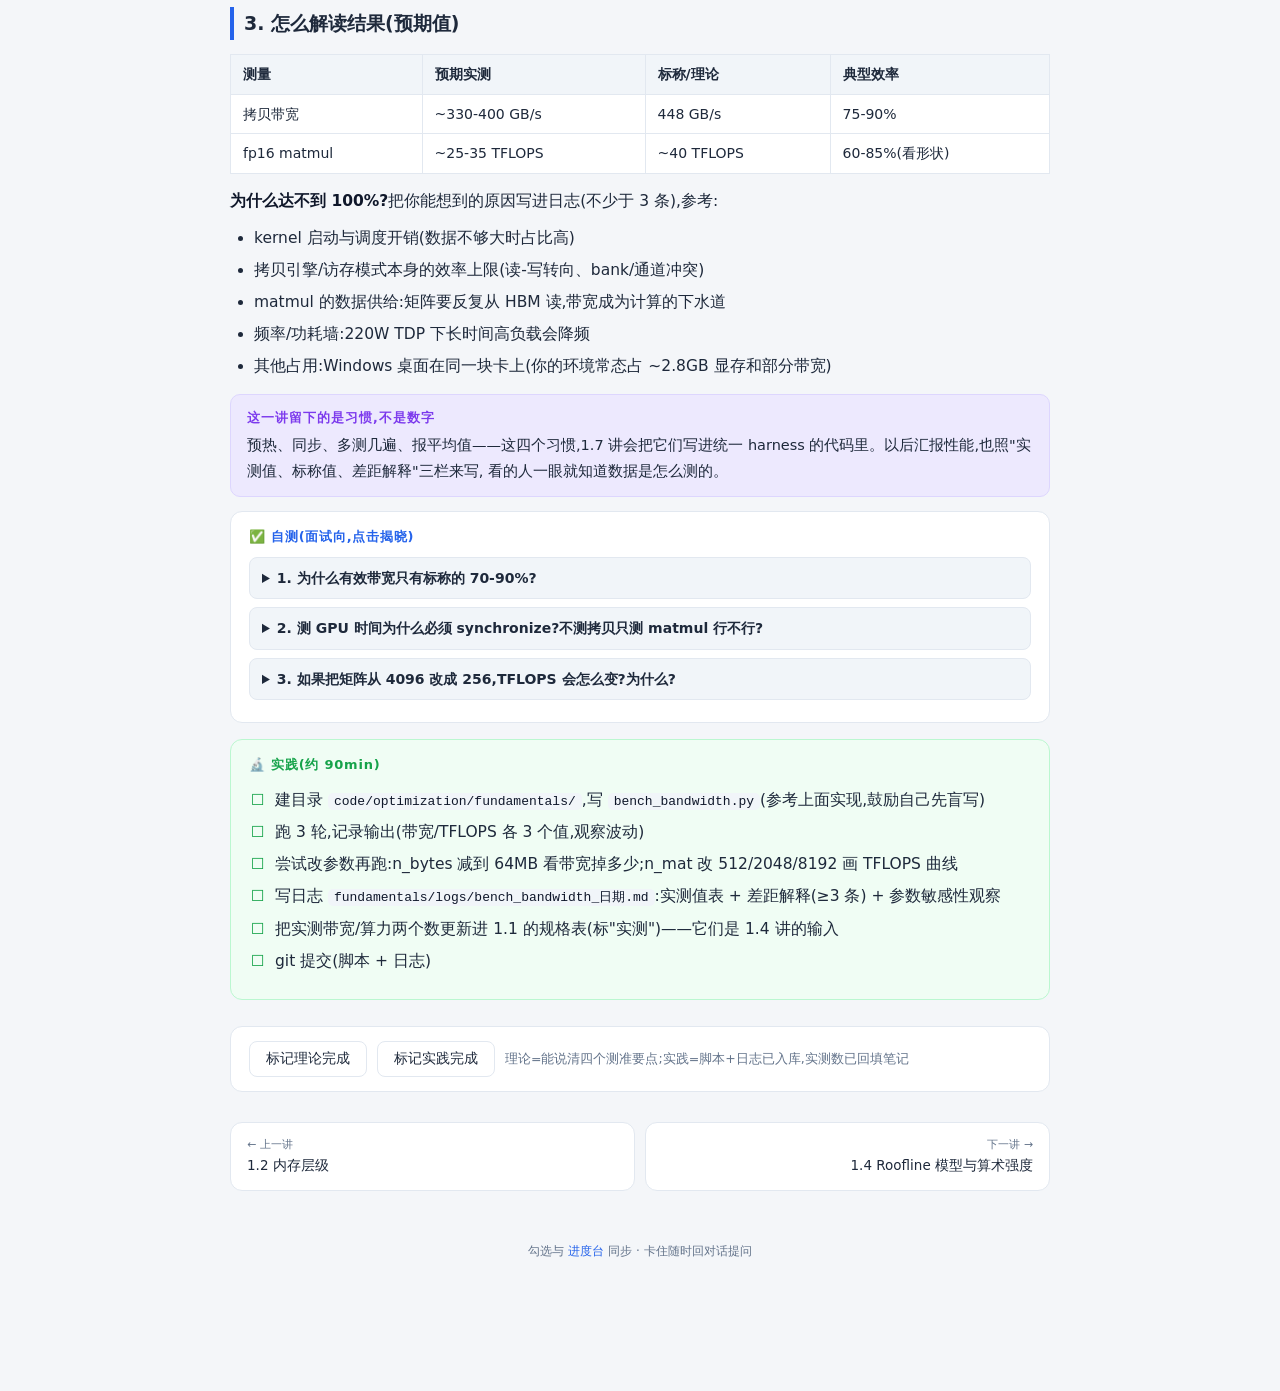
<file: docs/course/p1-3.html>
<!DOCTYPE html>
<html lang="zh-CN">
<head>
<meta charset="UTF-8">
<meta name="viewport" content="width=device-width, initial-scale=1.0">
<title>1.3 实测你的 3070:带宽与算力 — TinyLLM 课程</title>
<link rel="stylesheet" href="style.css">
</head>
<body>
<nav><div class="navin">
  <a class="brand" href="index.html">🎓 TinyLLM 课程</a>
  <span class="crumb">第1篇 · 3/7 · GPU 体系结构与测量</span>
  <div class="grow"></div>
  <a class="pg" href="p1-2.html">← 1.2</a>
  <a class="pg" href="p1-4.html">1.4 →</a>
</div></nav>
<div class="wrap">
<article>
<h1>1.3 实测你的 3070:带宽与算力</h1>
<div class="metabox">
  <span>实践 · 2h</span><span>先修:1.2</span>
  <span>产出:fundamentals/bench_bandwidth.py + 日志</span>
</div>
<p class="lead">
前面两讲的所有数字都来自规格书。这一讲你自己量:<strong>有效带宽</strong>和
<strong>实际算力</strong>。这两个数是 1.4 讲 roofline 的真实纵轴——
用标称值画的屋顶是理论,用实测值画的屋顶才是你的 kernel 能摸到的天花板。
</p>

<h2>1. 测什么、怎么测才对</h2>
<h3>有效带宽(effective bandwidth)</h3>
<p>定义:<code>有效带宽 = 实际搬运的字节数 / 耗时</code>。三个关键技巧:</p>
<ul>
  <li><strong>数据要大</strong>:至少 1GB,把 kernel 启动开销摊薄到可忽略</li>
  <li><strong>先预热再计时</strong>:跑几次热身,再 <code>torch.cuda.synchronize()</code>
      后用 <code>perf_counter</code> 卡表——<strong>GPU 是异步的,不同步就计时是新手第一大坑</strong></li>
  <li><strong>算清字节数</strong>:拷贝是"读一份 + 写一份",字节 = 2 × 数据量</li>
</ul>
<h3>算力(TFLOPS)</h3>
<p>用大矩阵 matmul(fp16 走 Tensor Core),FLOPs = 2×n³。同样预热 + 同步 + 多次取均值。
矩阵要够大(≥4096),否则启动开销和数据供给跟不上计算单元。</p>

<h2>2. 参考实现(可直接用,也可自己先写再看)</h2>
<pre><code>#!/usr/bin/env python3
"""bench_bandwidth.py — 实测 3070 有效带宽与算力
运行: conda activate inference_opt && python bench_bandwidth.py
"""
import torch, time, datetime
from pathlib import Path

def bench_gpu(n_bytes=1 &lt;&lt; 30, n_mat=4096, iters=20, warmup=5):
    dev = 'cuda'
    print(f"设备: {torch.cuda.get_device_name(0)}")

    # ---- 有效带宽:大张量 d2d 拷贝(读 n + 写 n = 2n 字节) ----
    a = torch.empty(n_bytes, dtype=torch.uint8, device=dev)
    b = torch.empty_like(a)
    for _ in range(warmup): b.copy_(a)
    torch.cuda.synchronize()
    t0 = time.perf_counter()
    for _ in range(iters): b.copy_(a)
    torch.cuda.synchronize()
    dt = (time.perf_counter() - t0) / iters
    bw = 2 * n_bytes / dt / 1e9
    print(f"[拷贝带宽] {n_bytes/2**30:.1f}GB × 2方向 / {dt*1e3:.2f}ms = {bw:.0f} GB/s (标称 448)")

    # ---- 算力:fp16 matmul(FLOPs = 2·n³) ----
    x = torch.randn(n_mat, n_mat, dtype=torch.float16, device=dev)
    y = torch.randn_like(x)
    for _ in range(warmup): x @ y
    torch.cuda.synchronize()
    t0 = time.perf_counter()
    for _ in range(iters): x @ y
    torch.cuda.synchronize()
    dt = (time.perf_counter() - t0) / iters
    tf = 2 * n_mat**3 / dt / 1e12
    print(f"[matmul {n_mat}] {dt*1e3:.2f}ms → {tf:.1f} TFLOPS (fp16, 理论 ~40)")

if __name__ == '__main__':
    print(f"时间: {datetime.datetime.now():%Y-%m-%d %H:%M:%S}")
    bench_gpu()
    print("注: 拷贝带宽受拷贝实现限制,matmul 才是 Tensor Core 的主场")</code></pre>

<h2>3. 怎么解读结果(预期值)</h2>
<table>
<tr><th>测量</th><th>预期实测</th><th>标称/理论</th><th>典型效率</th></tr>
<tr><td>拷贝带宽</td><td>~330-400 GB/s</td><td>448 GB/s</td><td>75-90%</td></tr>
<tr><td>fp16 matmul</td><td>~25-35 TFLOPS</td><td>~40 TFLOPS</td><td>60-85%(看形状)</td></tr>
</table>
<p><strong>为什么达不到 100%?</strong>把你能想到的原因写进日志(不少于 3 条),参考:</p>
<ul>
  <li>kernel 启动与调度开销(数据不够大时占比高)</li>
  <li>拷贝引擎/访存模式本身的效率上限(读-写转向、bank/通道冲突)</li>
  <li>matmul 的数据供给:矩阵要反复从 HBM 读,带宽成为计算的下水道</li>
  <li>频率/功耗墙:220W TDP 下长时间高负载会降频</li>
  <li>其他占用:Windows 桌面在同一块卡上(你的环境常态占 ~2.8GB 显存和部分带宽)</li>
</ul>
<div class="box keypoint"><span class="bt">这一讲留下的是习惯,不是数字</span>
预热、同步、多测几遍、报平均值——这四个习惯,1.7 讲会把它们写进统一
harness 的代码里。以后汇报性能,也照"实测值、标称值、差距解释"三栏来写,
看的人一眼就知道数据是怎么测的。
</div>

<div class="quiz"><div class="qt">✅ 自测(面试向,点击揭晓)</div>
  <details><summary>1. 为什么有效带宽只有标称的 70-90%?</summary>
    <div class="ans">标称是"引脚理论峰值"(位宽×频率),实际受:访存模式效率(读写转向/通道冲突)、
    kernel 启动与同步开销、功耗墙降频、其他占用者分走带宽等影响。
    专业的回答方式:给出实测值 + 主要原因清单,而不是背一个百分比。</div></details>
  <details><summary>2. 测 GPU 时间为什么必须 synchronize?不测拷贝只测 matmul 行不行?</summary>
    <div class="ans">CUDA 调用是异步的:CPU 发出指令立即返回,GPU 在后台执行。
    不同步就计时,量到的是"发射指令的时间"。
    只测 matmul 不行——matmul 同时吃带宽和算力,算出的 TFLOPS 会被数据供给拖低;
    拷贝测试才把"纯搬运能力"单独隔离出来。两者都要,分别对应 roofline 的两个顶点。</div></details>
  <details><summary>3. 如果把矩阵从 4096 改成 256,TFLOPS 会怎么变?为什么?</summary>
    <div class="ans">大幅下降。小矩阵:①算得太快,启动开销占比飙升;
    ②并行度不足(256² 的任务喂不饱 46 间教室);③数据量小,HBM 供给的
    "起步延迟"摊不平。这解释了为什么小 batch 的 LLM decode 延迟高——同一个道理。</div></details>
</div>

<div class="lab"><div class="lt">🔬 实践(约 90min)</div>
<ul>
  <li>建目录 <code>code/optimization/fundamentals/</code>,写 <code>bench_bandwidth.py</code>(参考上面实现,鼓励自己先盲写)</li>
  <li>跑 3 轮,记录输出(带宽/TFLOPS 各 3 个值,观察波动)</li>
  <li>尝试改参数再跑:n_bytes 减到 64MB 看带宽掉多少;n_mat 改 512/2048/8192 画 TFLOPS 曲线</li>
  <li>写日志 <code>fundamentals/logs/bench_bandwidth_日期.md</code>:实测值表 + 差距解释(≥3 条) + 参数敏感性观察</li>
  <li>把实测带宽/算力两个数更新进 1.1 的规格表(标"实测")——它们是 1.4 讲的输入</li>
  <li>git 提交(脚本 + 日志)</li>
</ul>
</div>

<div class="actions" data-lesson="1.3">
  <button class="mkbtn" data-f="t" onclick="mark('1.3','t')">标记理论完成</button>
  <button class="mkbtn" data-f="p" onclick="mark('1.3','p')">标记实践完成</button>
  <span class="hint">理论=能说清四个测准要点;实践=脚本+日志已入库,实测数已回填笔记</span>
</div>

<div class="nextnav">
  <a href="p1-2.html"><span class="dir">← 上一讲</span>1.2 内存层级</a>
  <a class="nx" href="p1-4.html"><span class="dir">下一讲 →</span>1.4 Roofline 模型与算术强度</a>
</div>
<footer>勾选与 <a href="../dashboard.html">进度台</a> 同步 · 卡住随时回对话提问</footer>
</article>
</div>
<script src="course.js"></script>
</body>
</html>
</file>
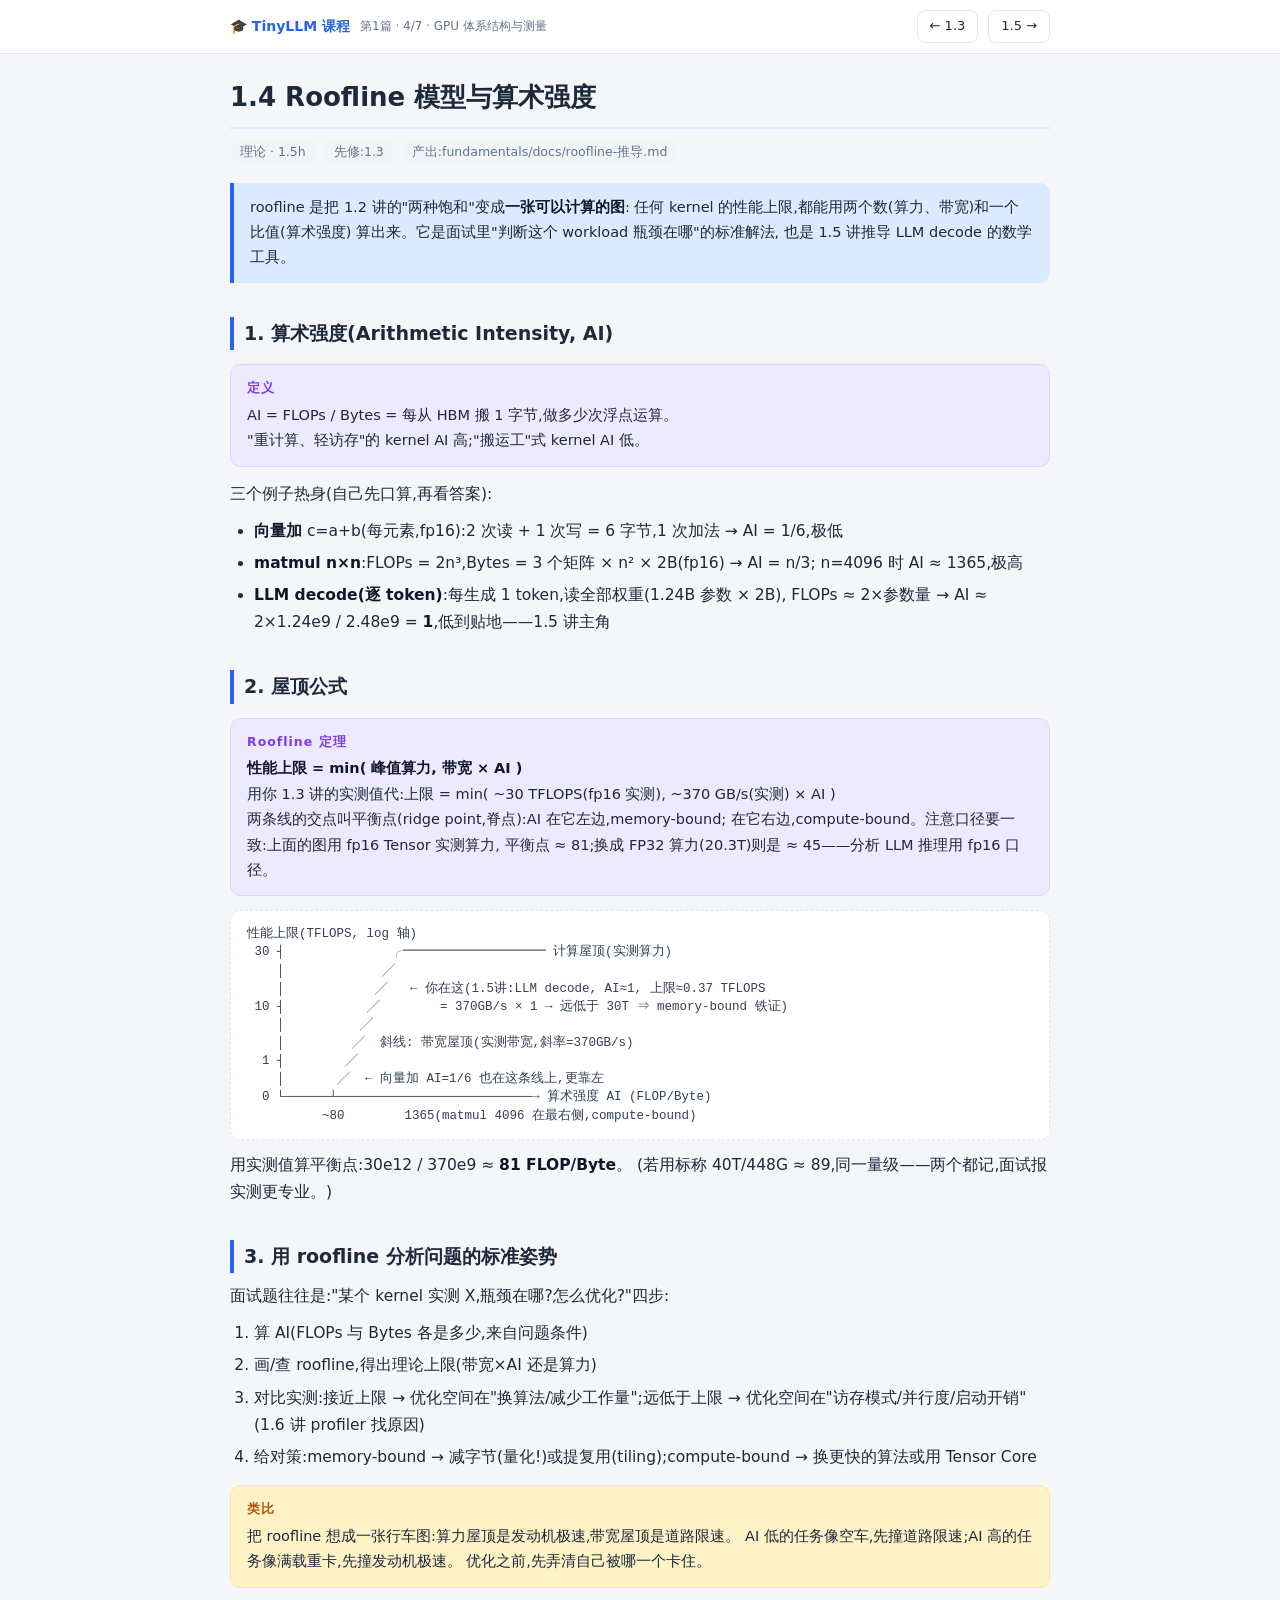
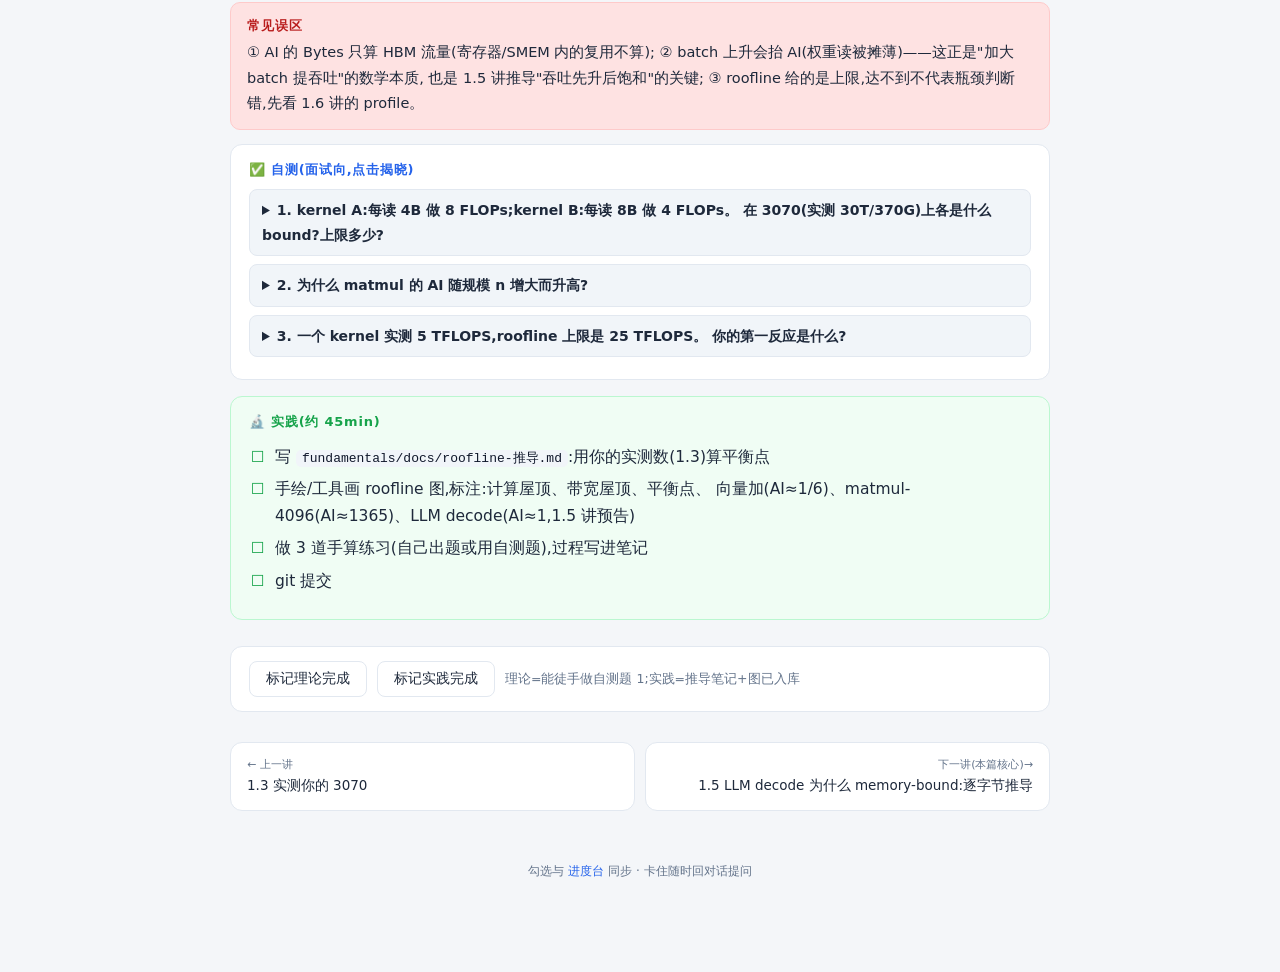
<file: docs/course/p1-4.html>
<!DOCTYPE html>
<html lang="zh-CN">
<head>
<meta charset="UTF-8">
<meta name="viewport" content="width=device-width, initial-scale=1.0">
<title>1.4 Roofline 模型与算术强度 — TinyLLM 课程</title>
<link rel="stylesheet" href="style.css">
</head>
<body>
<nav><div class="navin">
  <a class="brand" href="index.html">🎓 TinyLLM 课程</a>
  <span class="crumb">第1篇 · 4/7 · GPU 体系结构与测量</span>
  <div class="grow"></div>
  <a class="pg" href="p1-3.html">← 1.3</a>
  <a class="pg" href="p1-5.html">1.5 →</a>
</div></nav>
<div class="wrap">
<article>
<h1>1.4 Roofline 模型与算术强度</h1>
<div class="metabox">
  <span>理论 · 1.5h</span><span>先修:1.3</span>
  <span>产出:fundamentals/docs/roofline-推导.md</span>
</div>
<p class="lead">
roofline 是把 1.2 讲的"两种饱和"变成<strong>一张可以计算的图</strong>:
任何 kernel 的性能上限,都能用两个数(算力、带宽)和一个比值(算术强度)
算出来。它是面试里"判断这个 workload 瓶颈在哪"的标准解法,
也是 1.5 讲推导 LLM decode 的数学工具。
</p>

<h2>1. 算术强度(Arithmetic Intensity, AI)</h2>
<div class="box keypoint"><span class="bt">定义</span>
AI = FLOPs / Bytes = 每从 HBM 搬 1 字节,做多少次浮点运算。<br>
"重计算、轻访存"的 kernel AI 高;"搬运工"式 kernel AI 低。
</div>
<p>三个例子热身(自己先口算,再看答案):</p>
<ul>
  <li><strong>向量加</strong> c=a+b(每元素,fp16):2 次读 + 1 次写 = 6 字节,1 次加法 → AI = 1/6,极低</li>
  <li><strong>matmul n×n</strong>:FLOPs = 2n³,Bytes = 3 个矩阵 × n² × 2B(fp16) → AI = n/3;
      n=4096 时 AI ≈ 1365,极高</li>
  <li><strong>LLM decode(逐 token)</strong>:每生成 1 token,读全部权重(1.24B 参数 × 2B),
      FLOPs ≈ 2×参数量 → AI ≈ 2×1.24e9 / 2.48e9 = <strong>1</strong>,低到贴地——1.5 讲主角</li>
</ul>

<h2>2. 屋顶公式</h2>
<div class="box keypoint"><span class="bt">Roofline 定理</span>
<strong>性能上限 = min( 峰值算力, 带宽 × AI )</strong><br>
用你 1.3 讲的实测值代:上限 = min( ~30 TFLOPS(fp16 实测), ~370 GB/s(实测) × AI )<br>
两条线的交点叫平衡点(ridge point,脊点):AI 在它左边,memory-bound;
在它右边,compute-bound。注意口径要一致:上面的图用 fp16 Tensor 实测算力,
平衡点 ≈ 81;换成 FP32 算力(20.3T)则是 ≈ 45——分析 LLM 推理用 fp16 口径。
</div>
<pre class="diagram">性能上限(TFLOPS, log 轴)
 30 ┤              ╭━━━━━━━━━━━ 计算屋顶(实测算力)
    │             ╱
    │            ╱   ← 你在这(1.5讲:LLM decode, AI≈1, 上限≈0.37 TFLOPS
 10 ┤           ╱        = 370GB/s × 1 → 远低于 30T ⇒ memory-bound 铁证)
    │          ╱
    │         ╱  斜线: 带宽屋顶(实测带宽,斜率=370GB/s)
  1 ┤        ╱
    │       ╱  ← 向量加 AI=1/6 也在这条线上,更靠左
  0 └──────┴──────────────────────────→ 算术强度 AI (FLOP/Byte)
          ~80        1365(matmul 4096 在最右侧,compute-bound)</pre>
<p>用实测值算平衡点:30e12 / 370e9 ≈ <strong>81 FLOP/Byte</strong>。
(若用标称 40T/448G ≈ 89,同一量级——两个都记,面试报实测更专业。)</p>

<h2>3. 用 roofline 分析问题的标准姿势</h2>
<p>面试题往往是:"某个 kernel 实测 X,瓶颈在哪?怎么优化?"四步:</p>
<ol>
  <li>算 AI(FLOPs 与 Bytes 各是多少,来自问题条件)</li>
  <li>画/查 roofline,得出理论上限(带宽×AI 还是算力)</li>
  <li>对比实测:接近上限 → 优化空间在"换算法/减少工作量";远低于上限 →
      优化空间在"访存模式/并行度/启动开销"(1.6 讲 profiler 找原因)</li>
  <li>给对策:memory-bound → 减字节(量化!)或提复用(tiling);compute-bound → 换更快的算法或用 Tensor Core</li>
</ol>
<div class="box analogy"><span class="bt">类比</span>
把 roofline 想成一张行车图:算力屋顶是发动机极速,带宽屋顶是道路限速。
AI 低的任务像空车,先撞道路限速;AI 高的任务像满载重卡,先撞发动机极速。
优化之前,先弄清自己被哪一个卡住。
</div>
<div class="box pitfall"><span class="bt">常见误区</span>
① AI 的 Bytes 只算 HBM 流量(寄存器/SMEM 内的复用不算);
② batch 上升会抬 AI(权重读被摊薄)——这正是"加大 batch 提吞吐"的数学本质,
也是 1.5 讲推导"吞吐先升后饱和"的关键;
③ roofline 给的是上限,达不到不代表瓶颈判断错,先看 1.6 讲的 profile。
</div>

<div class="quiz"><div class="qt">✅ 自测(面试向,点击揭晓)</div>
  <details><summary>1. kernel A:每读 4B 做 8 FLOPs;kernel B:每读 8B 做 4 FLOPs。
      在 3070(实测 30T/370G)上各是什么 bound?上限多少?</summary>
    <div class="ans">平衡点 ≈ 81 FLOP/Byte。<br>
    A:AI = 8/4 = 2 &lt; 81 → memory-bound,上限 = 370G×2 = 0.74 TFLOPS;<br>
    B:AI = 4/8 = 0.5 &lt; 81 → memory-bound,上限 = 370G×0.5 = 0.185 TFLOPS。<br>
    追问"怎么把 A 提到 compute-bound?"→ AI 要抬到 81,即每 4B 数据做 324 FLOPs,
    靠数据复用(tiling/缓存)而不是加计算。</div></details>
  <details><summary>2. 为什么 matmul 的 AI 随规模 n 增大而升高?</summary>
    <div class="ans">FLOPs ~ n³,数据 ~ n²,AI ~ n/3。规模越大,每份数据被复用得越充分
    (一个元素参与一整行/列的乘加)。这就是"大矩阵吃满 Tensor Core"的数学原因,
    也是 GPU 上算子融合(tile 内复用)的动机。</div></details>
  <details><summary>3. 一个 kernel 实测 5 TFLOPS,roofline 上限是 25 TFLOPS。
      你的第一反应是什么?</summary>
    <div class="ans">先别急着优化计算,问一句:为什么只有上限的 20%?
    可能是访存模式差(未合并)、并行度不足、启动开销大、warp 分歧等。
    下一步拿 profiler(1.6 讲)看时间线定位,而不是急着改算法。</div></details>
</div>

<div class="lab"><div class="lt">🔬 实践(约 45min)</div>
<ul>
  <li>写 <code>fundamentals/docs/roofline-推导.md</code>:用你的实测数(1.3)算平衡点</li>
  <li>手绘/工具画 roofline 图,标注:计算屋顶、带宽屋顶、平衡点、
      向量加(AI≈1/6)、matmul-4096(AI≈1365)、LLM decode(AI≈1,1.5 讲预告)</li>
  <li>做 3 道手算练习(自己出题或用自测题),过程写进笔记</li>
  <li>git 提交</li>
</ul>
</div>

<div class="actions" data-lesson="1.4">
  <button class="mkbtn" data-f="t" onclick="mark('1.4','t')">标记理论完成</button>
  <button class="mkbtn" data-f="p" onclick="mark('1.4','p')">标记实践完成</button>
  <span class="hint">理论=能徒手做自测题 1;实践=推导笔记+图已入库</span>
</div>

<div class="nextnav">
  <a href="p1-3.html"><span class="dir">← 上一讲</span>1.3 实测你的 3070</a>
  <a class="nx" href="p1-5.html"><span class="dir">下一讲(本篇核心)→</span>1.5 LLM decode 为什么 memory-bound:逐字节推导</a>
</div>
<footer>勾选与 <a href="../dashboard.html">进度台</a> 同步 · 卡住随时回对话提问</footer>
</article>
</div>
<script src="course.js"></script>
</body>
</html>
</file>
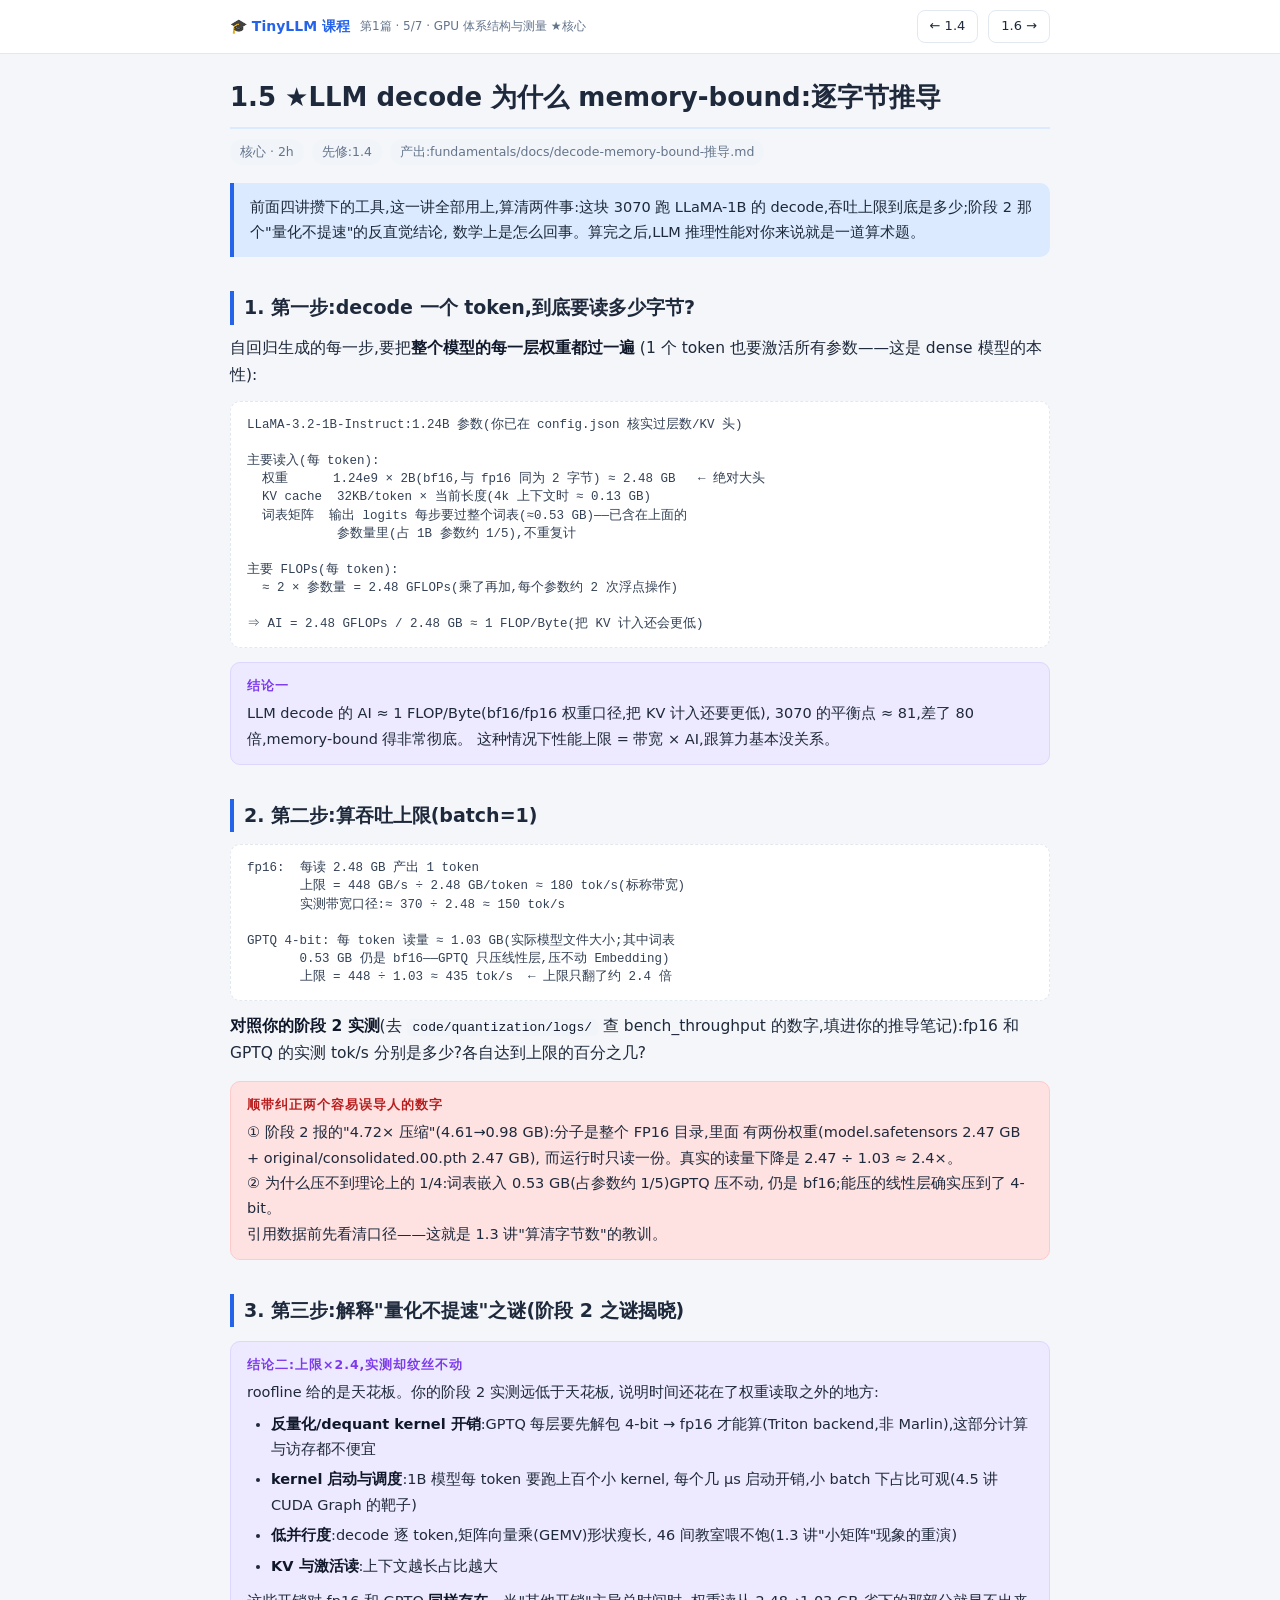
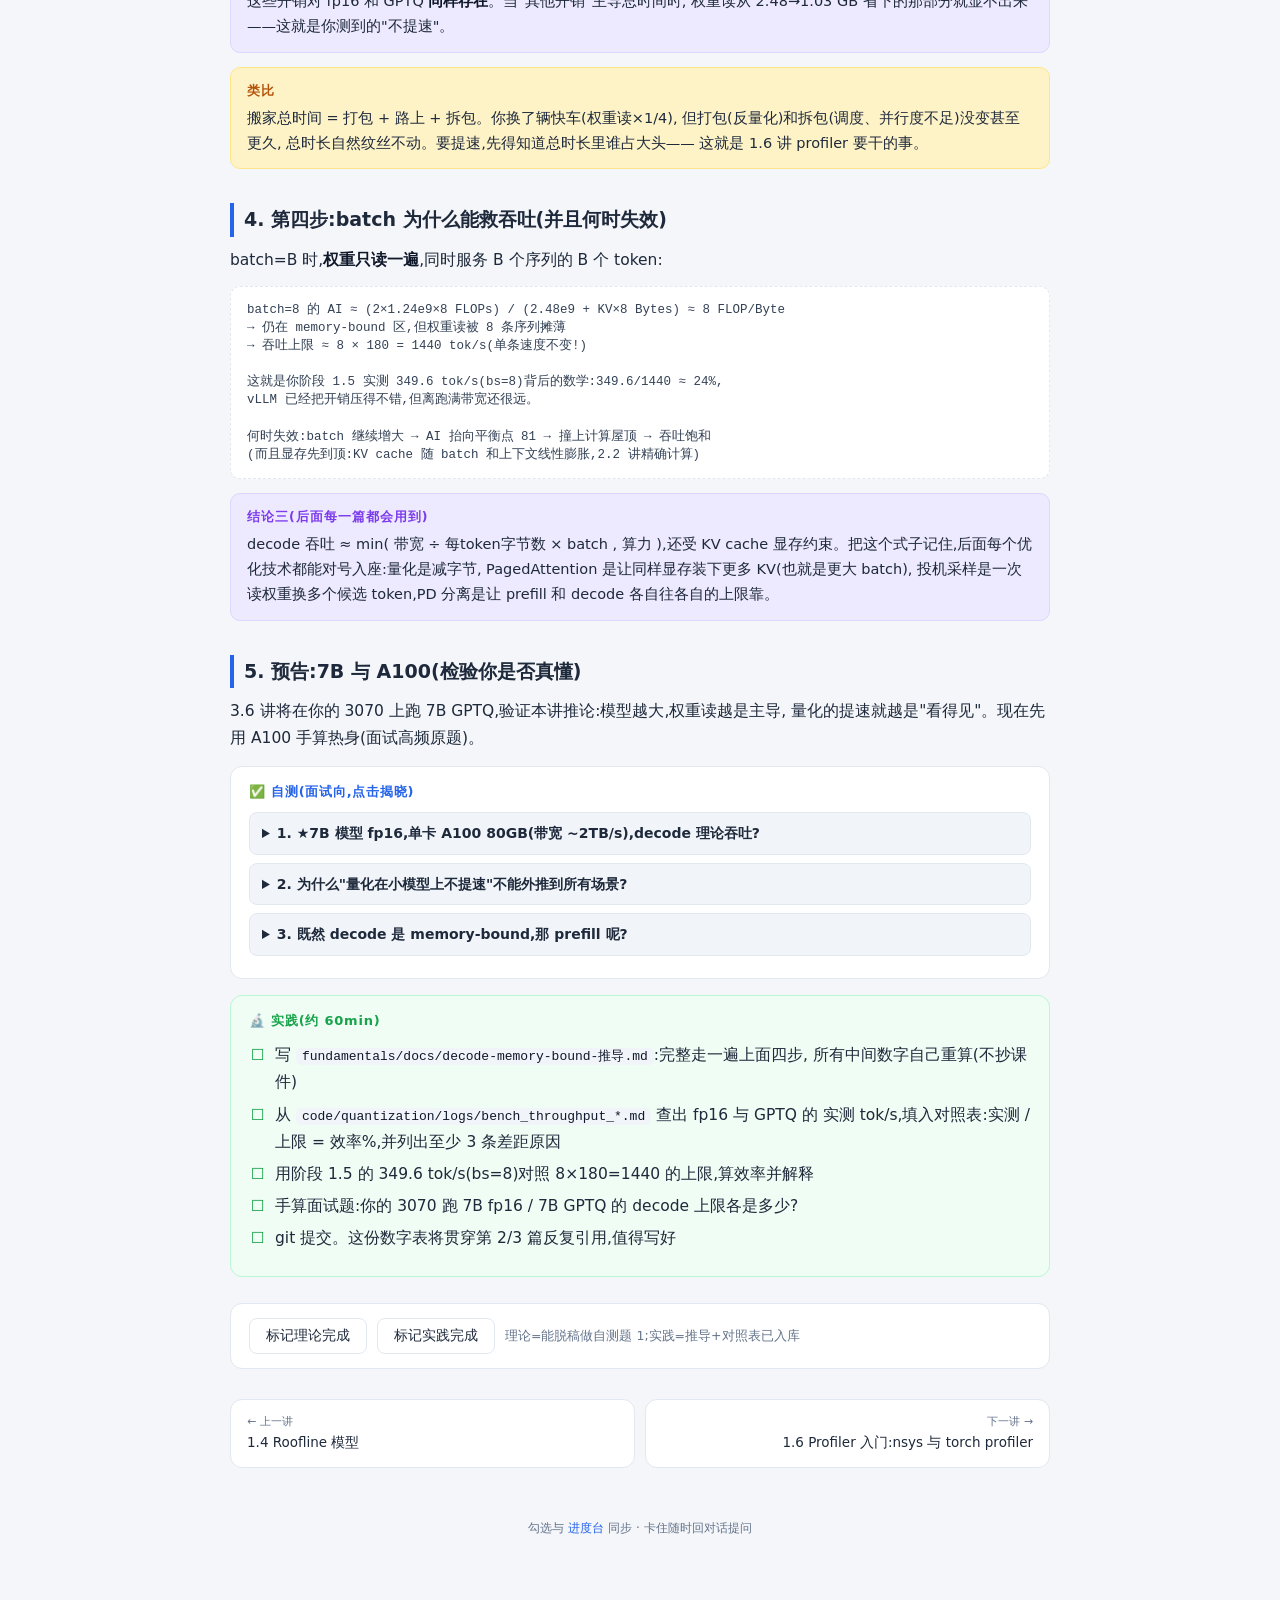
<file: docs/course/p1-5.html>
<!DOCTYPE html>
<html lang="zh-CN">
<head>
<meta charset="UTF-8">
<meta name="viewport" content="width=device-width, initial-scale=1.0">
<title>1.5 LLM decode 为什么 memory-bound:逐字节推导 — TinyLLM 课程</title>
<link rel="stylesheet" href="style.css">
</head>
<body>
<nav><div class="navin">
  <a class="brand" href="index.html">🎓 TinyLLM 课程</a>
  <span class="crumb">第1篇 · 5/7 · GPU 体系结构与测量 ★核心</span>
  <div class="grow"></div>
  <a class="pg" href="p1-4.html">← 1.4</a>
  <a class="pg" href="p1-6.html">1.6 →</a>
</div></nav>
<div class="wrap">
<article>
<h1>1.5 ★LLM decode 为什么 memory-bound:逐字节推导</h1>
<div class="metabox">
  <span>核心 · 2h</span><span>先修:1.4</span>
  <span>产出:fundamentals/docs/decode-memory-bound-推导.md</span>
</div>
<p class="lead">
前面四讲攒下的工具,这一讲全部用上,算清两件事:这块 3070 跑 LLaMA-1B 的
decode,吞吐上限到底是多少;阶段 2 那个"量化不提速"的反直觉结论,
数学上是怎么回事。算完之后,LLM 推理性能对你来说就是一道算术题。
</p>

<h2>1. 第一步:decode 一个 token,到底要读多少字节?</h2>
<p>自回归生成的每一步,要把<strong>整个模型的每一层权重都过一遍</strong>
(1 个 token 也要激活所有参数——这是 dense 模型的本性):</p>
<pre class="diagram">LLaMA-3.2-1B-Instruct:1.24B 参数(你已在 config.json 核实过层数/KV 头)

主要读入(每 token):
  权重      1.24e9 × 2B(bf16,与 fp16 同为 2 字节) ≈ 2.48 GB   ← 绝对大头
  KV cache  32KB/token × 当前长度(4k 上下文时 ≈ 0.13 GB)
  词表矩阵  输出 logits 每步要过整个词表(≈0.53 GB)——已含在上面的
            参数量里(占 1B 参数约 1/5),不重复计

主要 FLOPs(每 token):
  ≈ 2 × 参数量 = 2.48 GFLOPs(乘了再加,每个参数约 2 次浮点操作)

⇒ AI = 2.48 GFLOPs / 2.48 GB ≈ 1 FLOP/Byte(把 KV 计入还会更低)</pre>
<div class="box keypoint"><span class="bt">结论一</span>
LLM decode 的 AI ≈ 1 FLOP/Byte(bf16/fp16 权重口径,把 KV 计入还要更低),
3070 的平衡点 ≈ 81,差了 80 倍,memory-bound 得非常彻底。
这种情况下性能上限 = 带宽 × AI,跟算力基本没关系。
</div>

<h2>2. 第二步:算吞吐上限(batch=1)</h2>
<pre class="diagram">fp16:  每读 2.48 GB 产出 1 token
       上限 = 448 GB/s ÷ 2.48 GB/token ≈ 180 tok/s(标称带宽)
       实测带宽口径:≈ 370 ÷ 2.48 ≈ 150 tok/s

GPTQ 4-bit: 每 token 读量 ≈ 1.03 GB(实际模型文件大小;其中词表
       0.53 GB 仍是 bf16——GPTQ 只压线性层,压不动 Embedding)
       上限 = 448 ÷ 1.03 ≈ 435 tok/s  ← 上限只翻了约 2.4 倍</pre>
<p><strong>对照你的阶段 2 实测</strong>(去 <code>code/quantization/logs/</code> 查
bench_throughput 的数字,填进你的推导笔记):fp16 和 GPTQ 的实测 tok/s
分别是多少?各自达到上限的百分之几?</p>
<div class="box pitfall"><span class="bt">顺带纠正两个容易误导人的数字</span>
① 阶段 2 报的"4.72× 压缩"(4.61→0.98 GB):分子是整个 FP16 目录,里面
有两份权重(model.safetensors 2.47 GB + original/consolidated.00.pth 2.47 GB),
而运行时只读一份。真实的读量下降是 2.47 ÷ 1.03 ≈ 2.4×。<br>
② 为什么压不到理论上的 1/4:词表嵌入 0.53 GB(占参数约 1/5)GPTQ 压不动,
仍是 bf16;能压的线性层确实压到了 4-bit。<br>
引用数据前先看清口径——这就是 1.3 讲"算清字节数"的教训。
</div>

<h2>3. 第三步:解释"量化不提速"之谜(阶段 2 之谜揭晓)</h2>
<div class="box keypoint"><span class="bt">结论二:上限×2.4,实测却纹丝不动</span>
roofline 给的是天花板。你的阶段 2 实测远低于天花板,
说明时间还花在了权重读取之外的地方:
<ul style="margin-top:6px">
  <li><strong>反量化/dequant kernel 开销</strong>:GPTQ 每层要先解包 4-bit → fp16
      才能算(Triton backend,非 Marlin),这部分计算与访存都不便宜</li>
  <li><strong>kernel 启动与调度</strong>:1B 模型每 token 要跑上百个小 kernel,
      每个几 μs 启动开销,小 batch 下占比可观(4.5 讲 CUDA Graph 的靶子)</li>
  <li><strong>低并行度</strong>:decode 逐 token,矩阵向量乘(GEMV)形状瘦长,
      46 间教室喂不饱(1.3 讲"小矩阵"现象的重演)</li>
  <li><strong>KV 与激活读</strong>:上下文越长占比越大</li>
</ul>
这些开销对 fp16 和 GPTQ <strong>同样存在</strong>。当"其他开销"主导总时间时,
权重读从 2.48→1.03 GB 省下的那部分就显不出来——这就是你测到的"不提速"。
</div>
<div class="box analogy"><span class="bt">类比</span>
搬家总时间 = 打包 + 路上 + 拆包。你换了辆快车(权重读×1/4),
但打包(反量化)和拆包(调度、并行度不足)没变甚至更久,
总时长自然纹丝不动。要提速,先得知道总时长里谁占大头——
这就是 1.6 讲 profiler 要干的事。
</div>

<h2>4. 第四步:batch 为什么能救吞吐(并且何时失效)</h2>
<p>batch=B 时,<strong>权重只读一遍</strong>,同时服务 B 个序列的 B 个 token:</p>
<pre class="diagram">batch=8 的 AI ≈ (2×1.24e9×8 FLOPs) / (2.48e9 + KV×8 Bytes) ≈ 8 FLOP/Byte
→ 仍在 memory-bound 区,但权重读被 8 条序列摊薄
→ 吞吐上限 ≈ 8 × 180 = 1440 tok/s(单条速度不变!)

这就是你阶段 1.5 实测 349.6 tok/s(bs=8)背后的数学:349.6/1440 ≈ 24%,
vLLM 已经把开销压得不错,但离跑满带宽还很远。

何时失效:batch 继续增大 → AI 抬向平衡点 81 → 撞上计算屋顶 → 吞吐饱和
(而且显存先到顶:KV cache 随 batch 和上下文线性膨胀,2.2 讲精确计算)</pre>
<div class="box keypoint"><span class="bt">结论三(后面每一篇都会用到)</span>
decode 吞吐 ≈ min( 带宽 ÷ 每token字节数 × batch , 算力 ),还受 KV cache
显存约束。把这个式子记住,后面每个优化技术都能对号入座:量化是减字节,
PagedAttention 是让同样显存装下更多 KV(也就是更大 batch),
投机采样是一次读权重换多个候选 token,PD 分离是让 prefill 和 decode
各自往各自的上限靠。
</div>

<h2>5. 预告:7B 与 A100(检验你是否真懂)</h2>
<p>3.6 讲将在你的 3070 上跑 7B GPTQ,验证本讲推论:模型越大,权重读越是主导,
量化的提速就越是"看得见"。现在先用 A100 手算热身(面试高频原题)。</p>

<div class="quiz"><div class="qt">✅ 自测(面试向,点击揭晓)</div>
  <details><summary>1. ★7B 模型 fp16,单卡 A100 80GB(带宽 ~2TB/s),decode 理论吞吐?</summary>
    <div class="ans">7B 参数 × 2B = 14 GB 权重读/token。
    上限 = 2000 GB/s ÷ 14 GB ≈ <strong>143 tok/s</strong>(batch=1)。
    追问:换 4-bit?→ 线性层可压(约 3.2 GB),词表约 1 GB 压不动,
    合计 ≈4.3 GB → ≈ 465 tok/s(约 3.2 倍,词表占比越小收益越足)。
    再追问:为什么 A100 上量化提速比 3070 上明显?→ 7B 的权重读占总时间比例
    远大于 1B(数学同结论三),"减字节"直接兑现。</div></details>
  <details><summary>2. 为什么"量化在小模型上不提速"不能外推到所有场景?</summary>
    <div class="ans">不提速的原因是"其他开销主导",不是"量化没用"。开销占比随
    模型变大而下降(权重读占比上升)、随 batch 增大而下降(摊薄)、
    随 kernel 质量变化(Marlin vs Triton 反量化)。三个变量都 favorable 时,
    量化提速就会显现——所以要报"在什么配置下"的数据,而不是给绝对结论。</div></details>
  <details><summary>3. 既然 decode 是 memory-bound,那 prefill 呢?</summary>
    <div class="ans">prefill 一次处理整段 prompt:每个权重被序列里<strong>所有 token 复用</strong>,
    AI ≈ 2×batch_input_tokens 量级,迅速越过平衡点 → compute-bound。
    这就是 2.1 讲"两阶段特性相反"的数学根源,也是 PD 分离(7.3)的动机。</div></details>
</div>

<div class="lab"><div class="lt">🔬 实践(约 60min)</div>
<ul>
  <li>写 <code>fundamentals/docs/decode-memory-bound-推导.md</code>:完整走一遍上面四步,
      所有中间数字自己重算(不抄课件)</li>
  <li>从 <code>code/quantization/logs/bench_throughput_*.md</code> 查出 fp16 与 GPTQ 的
      实测 tok/s,填入对照表:实测 / 上限 = 效率%,并列出至少 3 条差距原因</li>
  <li>用阶段 1.5 的 349.6 tok/s(bs=8)对照 8×180=1440 的上限,算效率并解释</li>
  <li>手算面试题:你的 3070 跑 7B fp16 / 7B GPTQ 的 decode 上限各是多少?</li>
  <li>git 提交。这份数字表将贯穿第 2/3 篇反复引用,值得写好</li>
</ul>
</div>

<div class="actions" data-lesson="1.5">
  <button class="mkbtn" data-f="t" onclick="mark('1.5','t')">标记理论完成</button>
  <button class="mkbtn" data-f="p" onclick="mark('1.5','p')">标记实践完成</button>
  <span class="hint">理论=能脱稿做自测题 1;实践=推导+对照表已入库</span>
</div>

<div class="nextnav">
  <a href="p1-4.html"><span class="dir">← 上一讲</span>1.4 Roofline 模型</a>
  <a class="nx" href="p1-6.html"><span class="dir">下一讲 →</span>1.6 Profiler 入门:nsys 与 torch profiler</a>
</div>
<footer>勾选与 <a href="../dashboard.html">进度台</a> 同步 · 卡住随时回对话提问</footer>
</article>
</div>
<script src="course.js"></script>
</body>
</html>
</file>
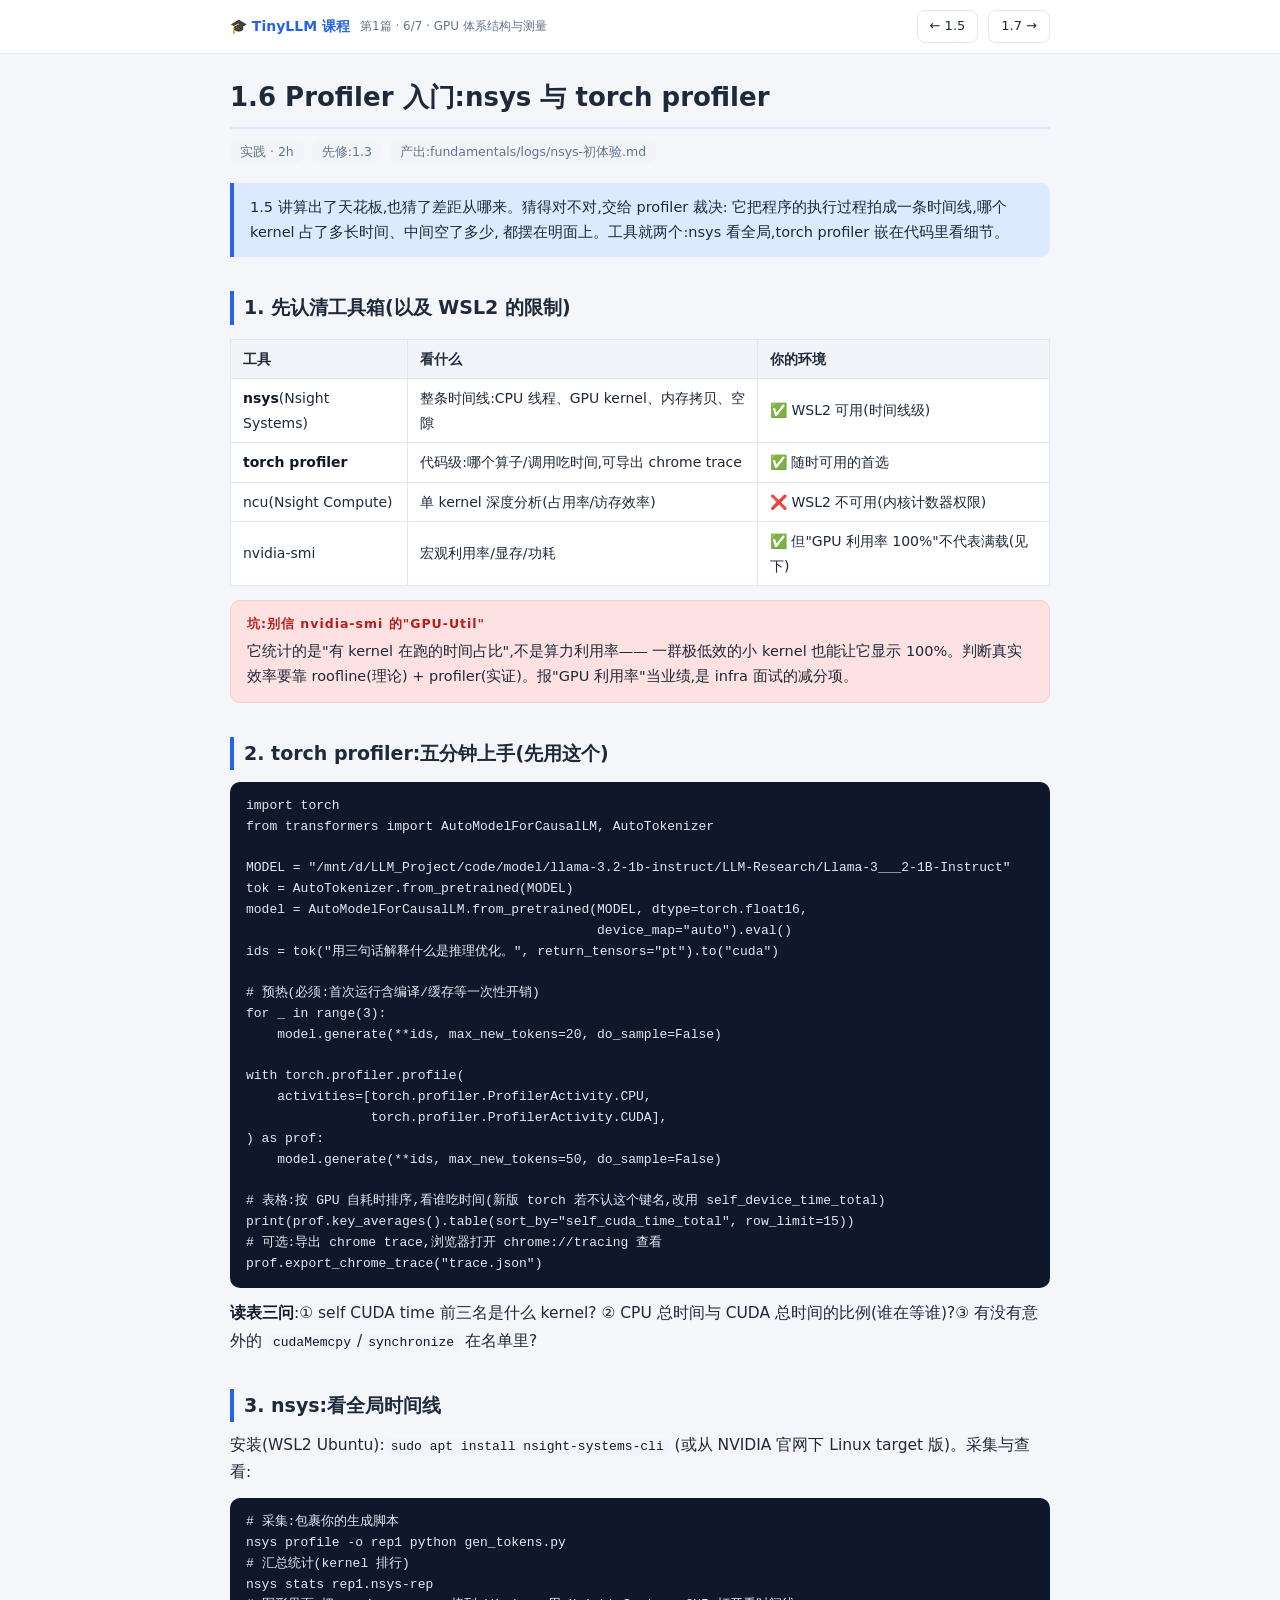
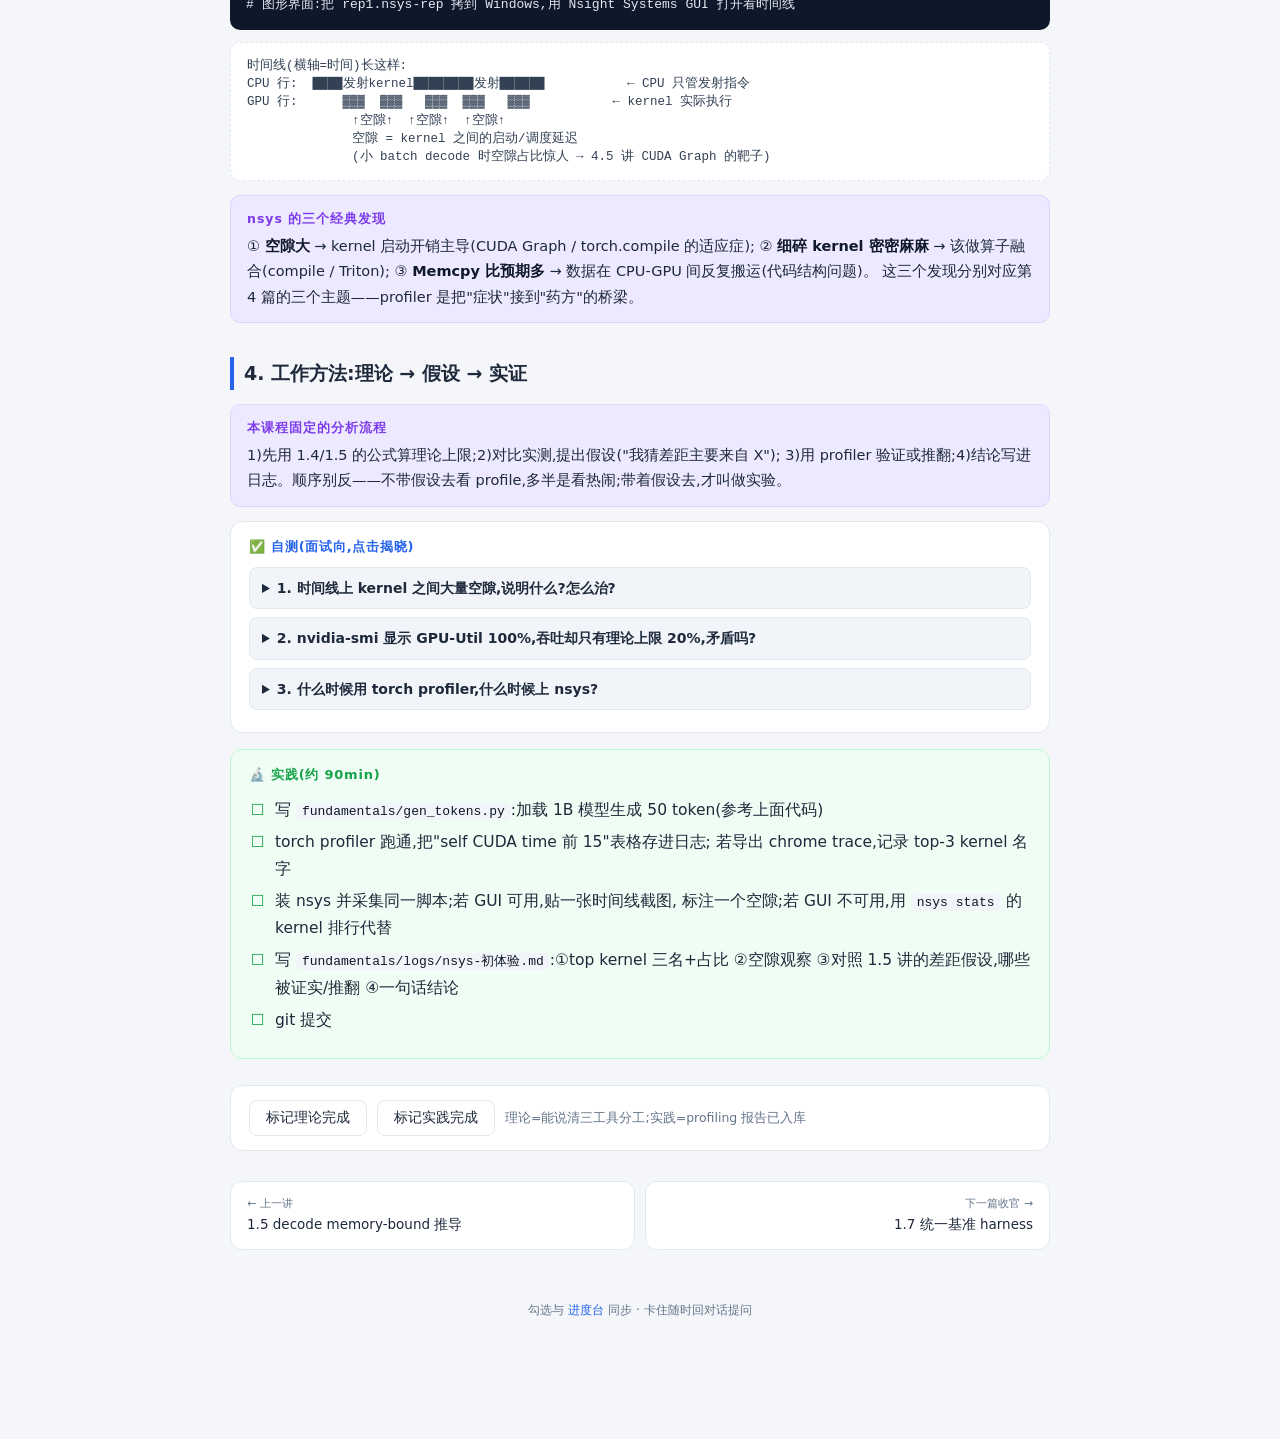
<file: docs/course/p1-6.html>
<!DOCTYPE html>
<html lang="zh-CN">
<head>
<meta charset="UTF-8">
<meta name="viewport" content="width=device-width, initial-scale=1.0">
<title>1.6 Profiler 入门:nsys 与 torch profiler — TinyLLM 课程</title>
<link rel="stylesheet" href="style.css">
</head>
<body>
<nav><div class="navin">
  <a class="brand" href="index.html">🎓 TinyLLM 课程</a>
  <span class="crumb">第1篇 · 6/7 · GPU 体系结构与测量</span>
  <div class="grow"></div>
  <a class="pg" href="p1-5.html">← 1.5</a>
  <a class="pg" href="p1-7.html">1.7 →</a>
</div></nav>
<div class="wrap">
<article>
<h1>1.6 Profiler 入门:nsys 与 torch profiler</h1>
<div class="metabox">
  <span>实践 · 2h</span><span>先修:1.3</span>
  <span>产出:fundamentals/logs/nsys-初体验.md</span>
</div>
<p class="lead">
1.5 讲算出了天花板,也猜了差距从哪来。猜得对不对,交给 profiler 裁决:
它把程序的执行过程拍成一条时间线,哪个 kernel 占了多长时间、中间空了多少,
都摆在明面上。工具就两个:nsys 看全局,torch profiler 嵌在代码里看细节。
</p>

<h2>1. 先认清工具箱(以及 WSL2 的限制)</h2>
<table>
<tr><th>工具</th><th>看什么</th><th>你的环境</th></tr>
<tr><td><strong>nsys</strong>(Nsight Systems)</td><td>整条时间线:CPU 线程、GPU kernel、内存拷贝、空隙</td><td>✅ WSL2 可用(时间线级)</td></tr>
<tr><td><strong>torch profiler</strong></td><td>代码级:哪个算子/调用吃时间,可导出 chrome trace</td><td>✅ 随时可用的首选</td></tr>
<tr><td>ncu(Nsight Compute)</td><td>单 kernel 深度分析(占用率/访存效率)</td><td>❌ WSL2 不可用(内核计数器权限)</td></tr>
<tr><td>nvidia-smi</td><td>宏观利用率/显存/功耗</td><td>✅ 但"GPU 利用率 100%"不代表满载(见下)</td></tr>
</table>
<div class="box pitfall"><span class="bt">坑:别信 nvidia-smi 的"GPU-Util"</span>
它统计的是"有 kernel 在跑的时间占比",不是算力利用率——
一群极低效的小 kernel 也能让它显示 100%。判断真实效率要靠 roofline(理论)
+ profiler(实证)。报"GPU 利用率"当业绩,是 infra 面试的减分项。
</div>

<h2>2. torch profiler:五分钟上手(先用这个)</h2>
<pre><code>import torch
from transformers import AutoModelForCausalLM, AutoTokenizer

MODEL = "/mnt/d/LLM_Project/code/model/llama-3.2-1b-instruct/LLM-Research/Llama-3___2-1B-Instruct"
tok = AutoTokenizer.from_pretrained(MODEL)
model = AutoModelForCausalLM.from_pretrained(MODEL, dtype=torch.float16,
                                             device_map="auto").eval()
ids = tok("用三句话解释什么是推理优化。", return_tensors="pt").to("cuda")

# 预热(必须:首次运行含编译/缓存等一次性开销)
for _ in range(3):
    model.generate(**ids, max_new_tokens=20, do_sample=False)

with torch.profiler.profile(
    activities=[torch.profiler.ProfilerActivity.CPU,
                torch.profiler.ProfilerActivity.CUDA],
) as prof:
    model.generate(**ids, max_new_tokens=50, do_sample=False)

# 表格:按 GPU 自耗时排序,看谁吃时间(新版 torch 若不认这个键名,改用 self_device_time_total)
print(prof.key_averages().table(sort_by="self_cuda_time_total", row_limit=15))
# 可选:导出 chrome trace,浏览器打开 chrome://tracing 查看
prof.export_chrome_trace("trace.json")</code></pre>
<p><strong>读表三问</strong>:① self CUDA time 前三名是什么 kernel?
② CPU 总时间与 CUDA 总时间的比例(谁在等谁)?③ 有没有意外的
<code>cudaMemcpy</code>/<code>synchronize</code> 在名单里?</p>

<h2>3. nsys:看全局时间线</h2>
<p>安装(WSL2 Ubuntu):<code>sudo apt install nsight-systems-cli</code>
(或从 NVIDIA 官网下 Linux target 版)。采集与查看:</p>
<pre><code># 采集:包裹你的生成脚本
nsys profile -o rep1 python gen_tokens.py
# 汇总统计(kernel 排行)
nsys stats rep1.nsys-rep
# 图形界面:把 rep1.nsys-rep 拷到 Windows,用 Nsight Systems GUI 打开看时间线</code></pre>
<pre class="diagram">时间线(横轴=时间)长这样:
CPU 行:  ████发射kernel████████发射██████           ← CPU 只管发射指令
GPU 行:      ▓▓▓  ▓▓▓   ▓▓▓  ▓▓▓   ▓▓▓           ← kernel 实际执行
              ↑空隙↑  ↑空隙↑  ↑空隙↑
              空隙 = kernel 之间的启动/调度延迟
              (小 batch decode 时空隙占比惊人 → 4.5 讲 CUDA Graph 的靶子)</pre>
<div class="box keypoint"><span class="bt">nsys 的三个经典发现</span>
① <strong>空隙大</strong> → kernel 启动开销主导(CUDA Graph / torch.compile 的适应症);
② <strong>细碎 kernel 密密麻麻</strong> → 该做算子融合(compile / Triton);
③ <strong>Memcpy 比预期多</strong> → 数据在 CPU-GPU 间反复搬运(代码结构问题)。
这三个发现分别对应第 4 篇的三个主题——profiler 是把"症状"接到"药方"的桥梁。
</div>

<h2>4. 工作方法:理论 → 假设 → 实证</h2>
<div class="box keypoint"><span class="bt">本课程固定的分析流程</span>
1)先用 1.4/1.5 的公式算理论上限;2)对比实测,提出假设("我猜差距主要来自 X");
3)用 profiler 验证或推翻;4)结论写进日志。顺序别反——不带假设去看
profile,多半是看热闹;带着假设去,才叫做实验。
</div>

<div class="quiz"><div class="qt">✅ 自测(面试向,点击揭晓)</div>
  <details><summary>1. 时间线上 kernel 之间大量空隙,说明什么?怎么治?</summary>
    <div class="ans">CPU 发射 kernel 的速度跟不上 GPU 消化的速度
    (启动开销 ~几 μs/个,小 kernel 执行仅几 μs,空隙占比高)。
    药方:① CUDA Graph 把几百个 kernel 录成一张图一次提交;
    ② torch.compile 减少算子数量;③ 增大 batch 让单 kernel 变重。</div></details>
  <details><summary>2. nvidia-smi 显示 GPU-Util 100%,吞吐却只有理论上限 20%,矛盾吗?</summary>
    <div class="ans">不矛盾。GPU-Util 只统计"有 kernel 在执行的时间占比",
    不衡量 kernel 效率。可能整条时间线被低效 memory-bound kernel 塞满。
    真正的判断标准:实测吞吐/带宽上限(roofline 效率)+ 时间线上空隙与 kernel 构成。</div></details>
  <details><summary>3. 什么时候用 torch profiler,什么时候上 nsys?</summary>
    <div class="ans">torch profiler:嵌入代码、快速定位算子级热点,零安装成本,首选;
    nsys:需要看<strong>全局时间线</strong>(CPU/GPU 交互、空隙、多流)或不想改代码时。
    两者互补:先 nsys 找区间,再 torch profiler 深挖该区间;ncu(本环境不可用)
    则用于单 kernel 的微架构级分析。</div></details>
</div>

<div class="lab"><div class="lt">🔬 实践(约 90min)</div>
<ul>
  <li>写 <code>fundamentals/gen_tokens.py</code>:加载 1B 模型生成 50 token(参考上面代码)</li>
  <li>torch profiler 跑通,把"self CUDA time 前 15"表格存进日志;
     若导出 chrome trace,记录 top-3 kernel 名字</li>
  <li>装 nsys 并采集同一脚本;若 GUI 可用,贴一张时间线截图,
     标注一个空隙;若 GUI 不可用,用 <code>nsys stats</code> 的 kernel 排行代替</li>
  <li>写 <code>fundamentals/logs/nsys-初体验.md</code>:①top kernel 三名+占比
     ②空隙观察 ③对照 1.5 讲的差距假设,哪些被证实/推翻 ④一句话结论</li>
  <li>git 提交</li>
</ul>
</div>

<div class="actions" data-lesson="1.6">
  <button class="mkbtn" data-f="t" onclick="mark('1.6','t')">标记理论完成</button>
  <button class="mkbtn" data-f="p" onclick="mark('1.6','p')">标记实践完成</button>
  <span class="hint">理论=能说清三工具分工;实践=profiling 报告已入库</span>
</div>

<div class="nextnav">
  <a href="p1-5.html"><span class="dir">← 上一讲</span>1.5 decode memory-bound 推导</a>
  <a class="nx" href="p1-7.html"><span class="dir">下一篇收官 →</span>1.7 统一基准 harness</a>
</div>
<footer>勾选与 <a href="../dashboard.html">进度台</a> 同步 · 卡住随时回对话提问</footer>
</article>
</div>
<script src="course.js"></script>
</body>
</html>
</file>
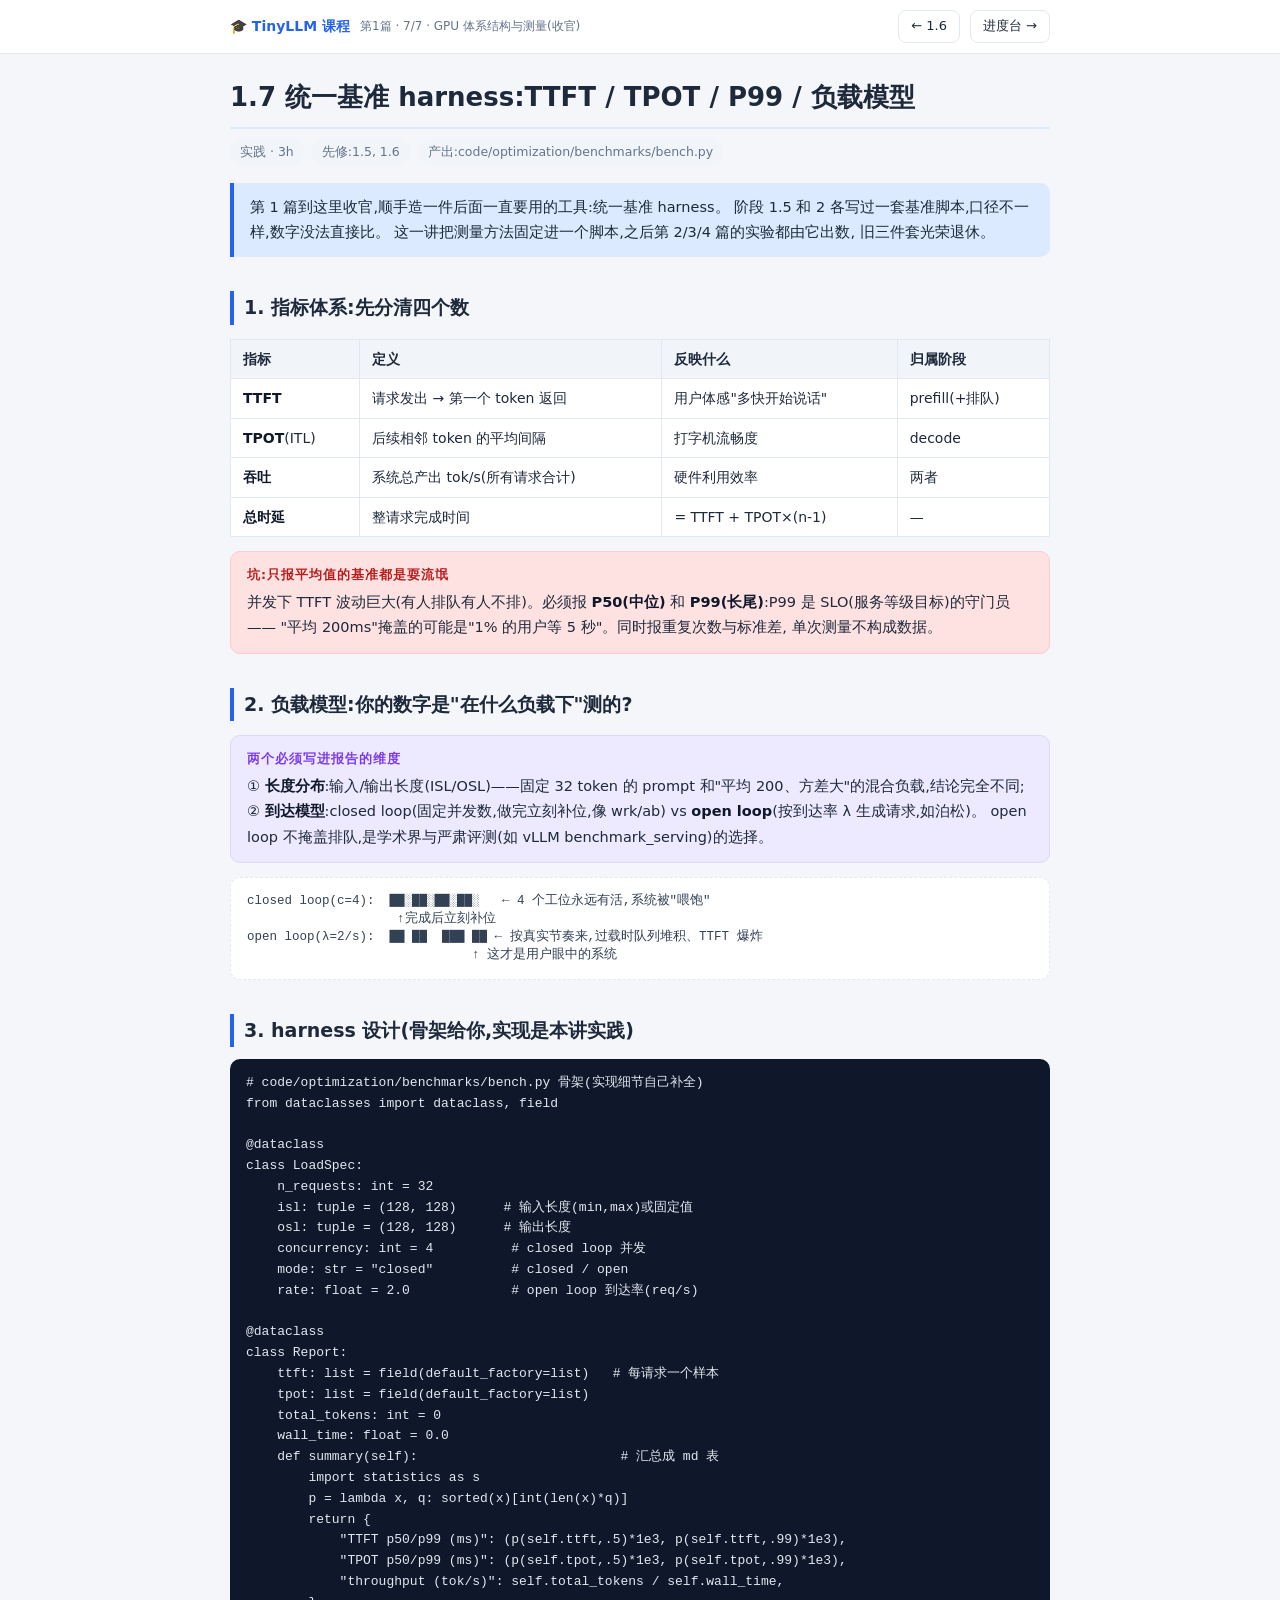
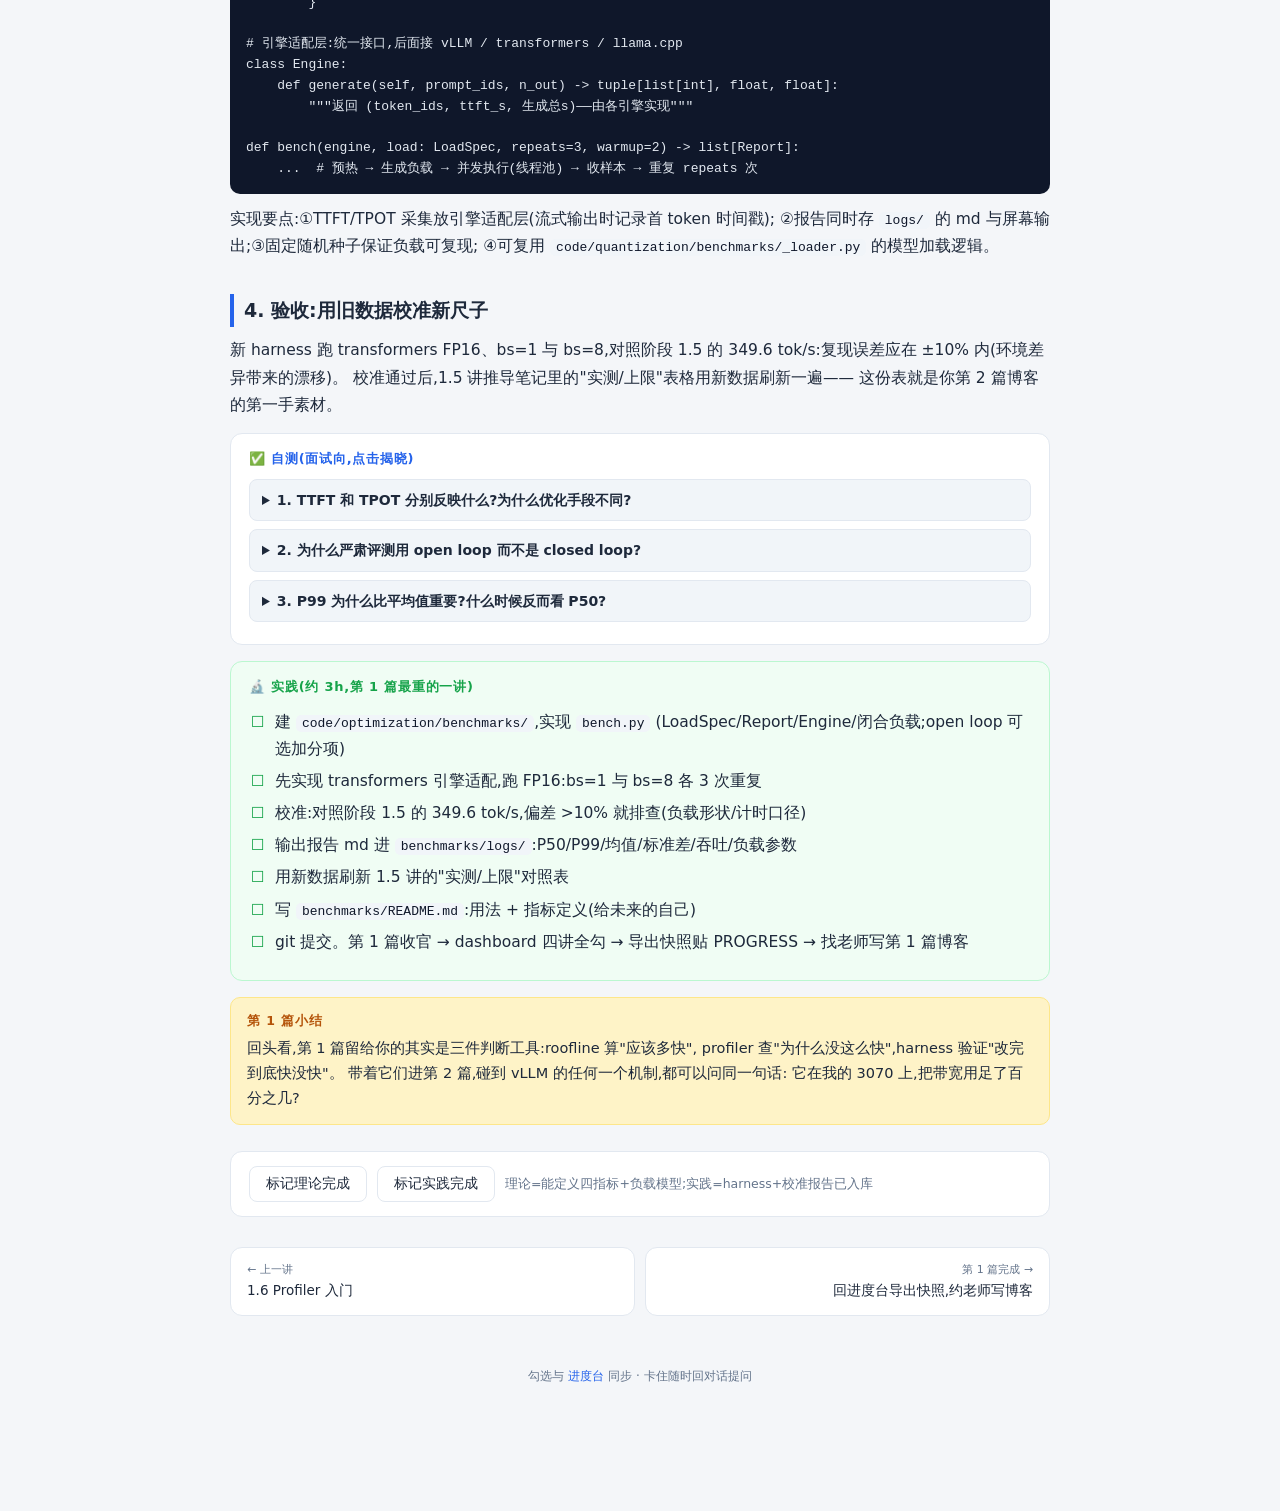
<file: docs/course/p1-7.html>
<!DOCTYPE html>
<html lang="zh-CN">
<head>
<meta charset="UTF-8">
<meta name="viewport" content="width=device-width, initial-scale=1.0">
<title>1.7 统一基准 harness:TTFT/TPOT/P99/负载模型 — TinyLLM 课程</title>
<link rel="stylesheet" href="style.css">
</head>
<body>
<nav><div class="navin">
  <a class="brand" href="index.html">🎓 TinyLLM 课程</a>
  <span class="crumb">第1篇 · 7/7 · GPU 体系结构与测量(收官)</span>
  <div class="grow"></div>
  <a class="pg" href="p1-6.html">← 1.6</a>
  <a class="pg" href="../dashboard.html">进度台 →</a>
</div></nav>
<div class="wrap">
<article>
<h1>1.7 统一基准 harness:TTFT / TPOT / P99 / 负载模型</h1>
<div class="metabox">
  <span>实践 · 3h</span><span>先修:1.5, 1.6</span>
  <span>产出:code/optimization/benchmarks/bench.py</span>
</div>
<p class="lead">
第 1 篇到这里收官,顺手造一件后面一直要用的工具:统一基准 harness。
阶段 1.5 和 2 各写过一套基准脚本,口径不一样,数字没法直接比。
这一讲把测量方法固定进一个脚本,之后第 2/3/4 篇的实验都由它出数,
旧三件套光荣退休。
</p>

<h2>1. 指标体系:先分清四个数</h2>
<table>
<tr><th>指标</th><th>定义</th><th>反映什么</th><th>归属阶段</th></tr>
<tr><td><strong>TTFT</strong></td><td>请求发出 → 第一个 token 返回</td><td>用户体感"多快开始说话"</td><td>prefill(+排队)</td></tr>
<tr><td><strong>TPOT</strong>(ITL)</td><td>后续相邻 token 的平均间隔</td><td>打字机流畅度</td><td>decode</td></tr>
<tr><td><strong>吞吐</strong></td><td>系统总产出 tok/s(所有请求合计)</td><td>硬件利用效率</td><td>两者</td></tr>
<tr><td><strong>总时延</strong></td><td>整请求完成时间</td><td>= TTFT + TPOT×(n-1)</td><td>—</td></tr>
</table>
<div class="box pitfall"><span class="bt">坑:只报平均值的基准都是耍流氓</span>
并发下 TTFT 波动巨大(有人排队有人不排)。必须报 <strong>P50(中位)</strong> 和
<strong>P99(长尾)</strong>:P99 是 SLO(服务等级目标)的守门员——
"平均 200ms"掩盖的可能是"1% 的用户等 5 秒"。同时报重复次数与标准差,
单次测量不构成数据。
</div>

<h2>2. 负载模型:你的数字是"在什么负载下"测的?</h2>
<div class="box keypoint"><span class="bt">两个必须写进报告的维度</span>
① <strong>长度分布</strong>:输入/输出长度(ISL/OSL)——固定 32 token 的 prompt
和"平均 200、方差大"的混合负载,结论完全不同;<br>
② <strong>到达模型</strong>:closed loop(固定并发数,做完立刻补位,像 wrk/ab)
vs <strong>open loop</strong>(按到达率 λ 生成请求,如泊松)。
open loop 不掩盖排队,是学术界与严肃评测(如 vLLM benchmark_serving)的选择。
</div>
<pre class="diagram">closed loop(c=4):  ██░██░██░██░   ← 4 个工位永远有活,系统被"喂饱"
                    ↑完成后立刻补位
open loop(λ=2/s):  ██ ██  ███ ██ ← 按真实节奏来,过载时队列堆积、TTFT 爆炸
                              ↑ 这才是用户眼中的系统</pre>

<h2>3. harness 设计(骨架给你,实现是本讲实践)</h2>
<pre><code># code/optimization/benchmarks/bench.py 骨架(实现细节自己补全)
from dataclasses import dataclass, field

@dataclass
class LoadSpec:
    n_requests: int = 32
    isl: tuple = (128, 128)      # 输入长度(min,max)或固定值
    osl: tuple = (128, 128)      # 输出长度
    concurrency: int = 4          # closed loop 并发
    mode: str = "closed"          # closed / open
    rate: float = 2.0             # open loop 到达率(req/s)

@dataclass
class Report:
    ttft: list = field(default_factory=list)   # 每请求一个样本
    tpot: list = field(default_factory=list)
    total_tokens: int = 0
    wall_time: float = 0.0
    def summary(self):                          # 汇总成 md 表
        import statistics as s
        p = lambda x, q: sorted(x)[int(len(x)*q)]
        return {
            "TTFT p50/p99 (ms)": (p(self.ttft,.5)*1e3, p(self.ttft,.99)*1e3),
            "TPOT p50/p99 (ms)": (p(self.tpot,.5)*1e3, p(self.tpot,.99)*1e3),
            "throughput (tok/s)": self.total_tokens / self.wall_time,
        }

# 引擎适配层:统一接口,后面接 vLLM / transformers / llama.cpp
class Engine:
    def generate(self, prompt_ids, n_out) -> tuple[list[int], float, float]:
        """返回 (token_ids, ttft_s, 生成总s)——由各引擎实现"""

def bench(engine, load: LoadSpec, repeats=3, warmup=2) -> list[Report]:
    ...  # 预热 → 生成负载 → 并发执行(线程池) → 收样本 → 重复 repeats 次</code></pre>
<p>实现要点:①TTFT/TPOT 采集放引擎适配层(流式输出时记录首 token 时间戳);
②报告同时存 <code>logs/</code> 的 md 与屏幕输出;③固定随机种子保证负载可复现;
④可复用 <code>code/quantization/benchmarks/_loader.py</code> 的模型加载逻辑。</p>

<h2>4. 验收:用旧数据校准新尺子</h2>
<p>新 harness 跑 transformers FP16、bs=1 与 bs=8,对照阶段 1.5 的
349.6 tok/s:复现误差应在 ±10% 内(环境差异带来的漂移)。
校准通过后,1.5 讲推导笔记里的"实测/上限"表格用新数据刷新一遍——
这份表就是你第 2 篇博客的第一手素材。</p>

<div class="quiz"><div class="qt">✅ 自测(面试向,点击揭晓)</div>
  <details><summary>1. TTFT 和 TPOT 分别反映什么?为什么优化手段不同?</summary>
    <div class="ans">TTFT≈prefill(一次大矩阵乘,compute-bound,吃算力);
    TPOT≈decode(逐 token,memory-bound,吃带宽)。
    优化 TTFT:算子融合/更大 batch 的 prefill/chunked prefill 调度;
    优化 TPOT:量化(减权重读)/KV 量化/PagedAttention(更多并发摊薄)。
    两指标常互相挤压——这是 2.5/7.3 讲的矛盾主线。</div></details>
  <details><summary>2. 为什么严肃评测用 open loop 而不是 closed loop?</summary>
    <div class="ans">closed loop 固定并发,请求完成立即补位,系统永远"被喂饱",
    测的是<strong>饱和吞吐</strong>,排队被隐藏;open loop 按到达率施压,
    过载时队列堆积、P99 爆炸,能测出系统的真实容量边界(goodput)。
    报告不写负载模型,数字无法解读。</div></details>
  <details><summary>3. P99 为什么比平均值重要?什么时候反而看 P50?</summary>
    <div class="ans">SLO 通常按长尾定义(99% 用户 TTFT&lt;500ms),平均数被
    大多数快请求拉低,掩盖长尾。看 P50 的场景:分析"典型用户体验"或
    debug 中位数行为时。工程惯例:P50/P99 一起报,average 只做参考。</div></details>
</div>

<div class="lab"><div class="lt">🔬 实践(约 3h,第 1 篇最重的一讲)</div>
<ul>
  <li>建 <code>code/optimization/benchmarks/</code>,实现 <code>bench.py</code>
      (LoadSpec/Report/Engine/闭合负载;open loop 可选加分项)</li>
  <li>先实现 transformers 引擎适配,跑 FP16:bs=1 与 bs=8 各 3 次重复</li>
  <li>校准:对照阶段 1.5 的 349.6 tok/s,偏差 &gt;10% 就排查(负载形状/计时口径)</li>
  <li>输出报告 md 进 <code>benchmarks/logs/</code>:P50/P99/均值/标准差/吞吐/负载参数</li>
  <li>用新数据刷新 1.5 讲的"实测/上限"对照表</li>
  <li>写 <code>benchmarks/README.md</code>:用法 + 指标定义(给未来的自己)</li>
  <li>git 提交。第 1 篇收官 → dashboard 四讲全勾 → 导出快照贴 PROGRESS → 找老师写第 1 篇博客</li>
</ul>
</div>

<div class="box analogy"><span class="bt">第 1 篇小结</span>
回头看,第 1 篇留给你的其实是三件判断工具:roofline 算"应该多快",
profiler 查"为什么没这么快",harness 验证"改完到底快没快"。
带着它们进第 2 篇,碰到 vLLM 的任何一个机制,都可以问同一句话:
它在我的 3070 上,把带宽用足了百分之几?
</div>

<div class="actions" data-lesson="1.7">
  <button class="mkbtn" data-f="t" onclick="mark('1.7','t')">标记理论完成</button>
  <button class="mkbtn" data-f="p" onclick="mark('1.7','p')">标记实践完成</button>
  <span class="hint">理论=能定义四指标+负载模型;实践=harness+校准报告已入库</span>
</div>

<div class="nextnav">
  <a href="p1-6.html"><span class="dir">← 上一讲</span>1.6 Profiler 入门</a>
  <a class="nx" href="../dashboard.html"><span class="dir">第 1 篇完成 →</span>回进度台导出快照,约老师写博客</a>
</div>
<footer>勾选与 <a href="../dashboard.html">进度台</a> 同步 · 卡住随时回对话提问</footer>
</article>
</div>
<script src="course.js"></script>
</body>
</html>
</file>
<file: docs/course/style.css>
/* TinyLLM 课程课件样式 —— 与 dashboard.html 同一视觉体系 */
:root{
  --bg:#f4f6f9; --card:#fff; --ink:#1e293b; --sub:#64748b;
  --accent:#2563eb; --accent-soft:#dbeafe;
  --done:#16a34a; --done-soft:#dcfce7;
  --line:#e2e8f0; --chip:#f1f5f9;
  --warn:#b45309; --warn-soft:#fef3c7;
  --key:#7c3aed; --key-soft:#ede9fe;
  --pit:#b91c1c; --pit-soft:#fee2e2;
  --code-bg:#0f172a; --code-ink:#e2e8f0;
}
*{box-sizing:border-box;margin:0;padding:0}
body{font-family:system-ui,-apple-system,"Segoe UI","Microsoft YaHei",sans-serif;
  background:var(--bg);color:var(--ink);line-height:1.75;font-size:15.5px}
.wrap{max-width:860px;margin:0 auto;padding:0 20px 90px}
/* 顶部导航 */
nav{position:sticky;top:0;z-index:50;background:rgba(255,255,255,.92);
  backdrop-filter:blur(8px);border-bottom:1px solid var(--line)}
.navin{max-width:860px;margin:0 auto;padding:10px 20px;display:flex;gap:10px;align-items:center}
.navin .brand{font-weight:800;font-size:14px;color:var(--accent);text-decoration:none}
.navin .crumb{font-size:12px;color:var(--sub)}
.navin .grow{flex:1}
.navin a.pg{font-size:13px;color:var(--ink);text-decoration:none;border:1px solid var(--line);
  border-radius:8px;padding:4px 12px;background:#fff}
.navin a.pg:hover{border-color:var(--accent);color:var(--accent)}
.navin .pg.off{opacity:.35;pointer-events:none}
/* 文章 */
article{padding-top:26px}
h1{font-size:26px;line-height:1.35;border-bottom:2px solid var(--accent-soft);
  padding-bottom:12px;margin-bottom:10px}
.metabox{font-size:12.5px;color:var(--sub);display:flex;gap:8px;flex-wrap:wrap;margin-bottom:18px}
.metabox span{background:var(--chip);border-radius:99px;padding:2px 10px}
.lead{background:var(--accent-soft);border-left:4px solid var(--accent);
  border-radius:0 10px 10px 0;padding:12px 16px;margin:16px 0;font-size:14.5px}
h2{font-size:19px;margin:34px 0 10px;padding-left:10px;border-left:4px solid var(--accent)}
h3{font-size:16px;margin:22px 0 8px;color:#0f172a}
p{margin:10px 0}
ul,ol{padding-left:24px;margin:10px 0}
li{margin:5px 0}
strong{color:#0f172a}
/* 标注框 */
.box{border-radius:10px;padding:12px 16px;margin:14px 0;font-size:14.5px}
.box .bt{font-weight:800;font-size:12.5px;letter-spacing:.08em;display:block;margin-bottom:4px}
.analogy{background:var(--warn-soft);border:1px solid #fde68a}
.analogy .bt{color:var(--warn)}
.keypoint{background:var(--key-soft);border:1px solid #ddd6fe}
.keypoint .bt{color:var(--key)}
.pitfall{background:var(--pit-soft);border:1px solid #fecaca}
.pitfall .bt{color:var(--pit)}
/* 代码 */
pre{background:var(--code-bg);color:var(--code-ink);border-radius:10px;
  padding:14px 16px;overflow-x:auto;font-size:13px;line-height:1.6;margin:12px 0}
code{font-family:Consolas,"Courier New",monospace}
p code,li code,td code{background:var(--chip);border-radius:5px;padding:1px 6px;
  font-size:13px;color:#0f172a}
pre code{background:none;padding:0}
/* 表格 */
table{border-collapse:collapse;width:100%;margin:14px 0;font-size:14px;background:#fff}
th,td{border:1px solid var(--line);padding:7px 12px;text-align:left}
th{background:var(--chip);font-weight:700}
/* ASCII 图 */
pre.diagram{background:#fff;border:1px dashed var(--line);color:#334155;
  font-size:12.5px;line-height:1.45}
/* 自测 */
.quiz{background:#fff;border:1px solid var(--line);border-radius:12px;padding:14px 18px;margin:14px 0}
.quiz .qt{font-weight:800;color:var(--accent);font-size:13px;letter-spacing:.06em;margin-bottom:8px}
.quiz details{border:1px solid var(--line);border-radius:8px;padding:8px 12px;margin:8px 0;background:var(--chip)}
.quiz details summary{cursor:pointer;font-weight:600;font-size:14px}
.quiz details[open]{background:#fff}
.quiz details .ans{margin-top:8px;padding-top:8px;border-top:1px dashed var(--line);font-size:14px}
/* 实践清单 */
.lab{background:#f0fdf4;border:1px solid #bbf7d0;border-radius:12px;padding:14px 18px;margin:16px 0}
.lab .lt{font-weight:800;color:var(--done);font-size:13px;letter-spacing:.06em;margin-bottom:8px}
.lab ul{list-style:none;padding-left:0}
.lab li{padding-left:26px;position:relative}
.lab li:before{content:"☐";position:absolute;left:2px;color:var(--done)}
/* 完成勾选 */
.actions{background:var(--card);border:1px solid var(--line);border-radius:12px;
  padding:14px 18px;margin:26px 0;display:flex;gap:10px;align-items:center;flex-wrap:wrap}
.actions .hint{font-size:12.5px;color:var(--sub);flex:1;min-width:200px}
.mkbtn{border:1px solid var(--line);background:#fff;border-radius:8px;padding:8px 16px;
  font-size:14px;cursor:pointer;color:var(--ink)}
.mkbtn.on{background:var(--done-soft);border-color:var(--done);color:var(--done);font-weight:700}
.mkbtn:hover{border-color:var(--done)}
.nextnav{display:flex;justify-content:space-between;gap:10px;margin:30px 0 0}
.nextnav a{flex:1;text-decoration:none;border:1px solid var(--line);border-radius:12px;
  background:#fff;padding:12px 16px;font-size:13.5px;color:var(--ink)}
.nextnav a:hover{border-color:var(--accent);color:var(--accent)}
.nextnav a.nx{text-align:right}
.nextnav .dir{display:block;font-size:11px;color:var(--sub)}
/* 门户 */
.grid{display:grid;grid-template-columns:repeat(auto-fill,minmax(240px,1fr));gap:12px;margin-top:16px}
.pcard{background:#fff;border:1px solid var(--line);border-radius:14px;padding:16px}
.pcard.avail{cursor:pointer;transition:transform .15s,box-shadow .15s}
.pcard.avail:hover{transform:translateY(-2px);box-shadow:0 6px 16px rgba(30,41,59,.08)}
.pcard .st{font-size:11px;font-weight:700;border-radius:99px;padding:2px 10px;display:inline-block;margin-bottom:6px}
.st.ok{background:var(--done-soft);color:var(--done)}
.st.todo{background:var(--chip);color:var(--sub)}
.pcard h3{margin:4px 0;font-size:15px}
.pcard .goal{font-size:12.5px;color:var(--sub);min-height:38px}
.pcard ul{list-style:none;padding:0;margin-top:8px}
.pcard li{font-size:13px;padding:3px 0;border-bottom:1px dashed var(--chip)}
.pcard li a{color:var(--ink);text-decoration:none}
.pcard li a:hover{color:var(--accent)}
.pcard li .ok{color:var(--done);font-weight:700}
.pcard li .no{color:#cbd5e1}
.bar{height:6px;background:var(--chip);border-radius:99px;overflow:hidden;margin-top:8px}
.bar>i{display:block;height:100%;background:linear-gradient(90deg,var(--accent),var(--done))}
.pbar-txt{font-size:11px;color:var(--sub);margin-top:3px;text-align:right}
footer{margin-top:50px;font-size:12px;color:var(--sub);text-align:center}
footer a{color:var(--accent);text-decoration:none}
</file>
